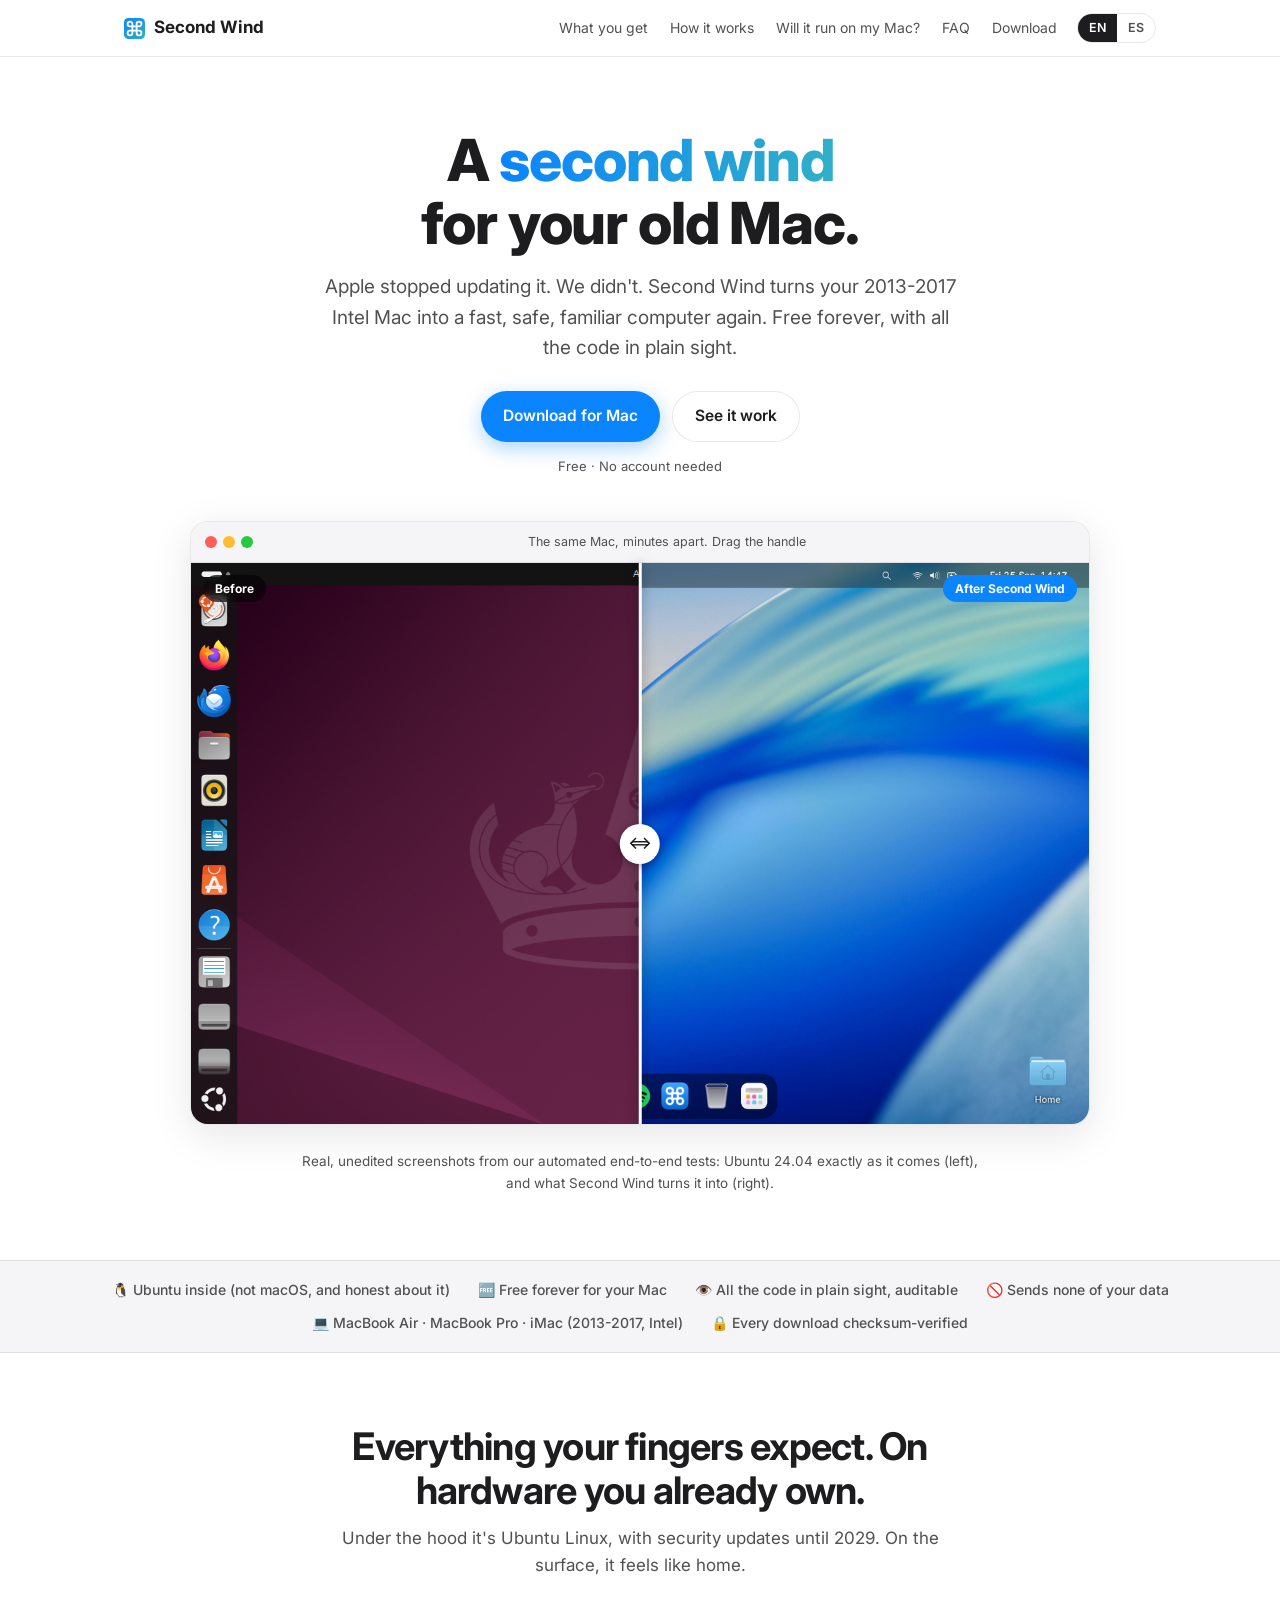
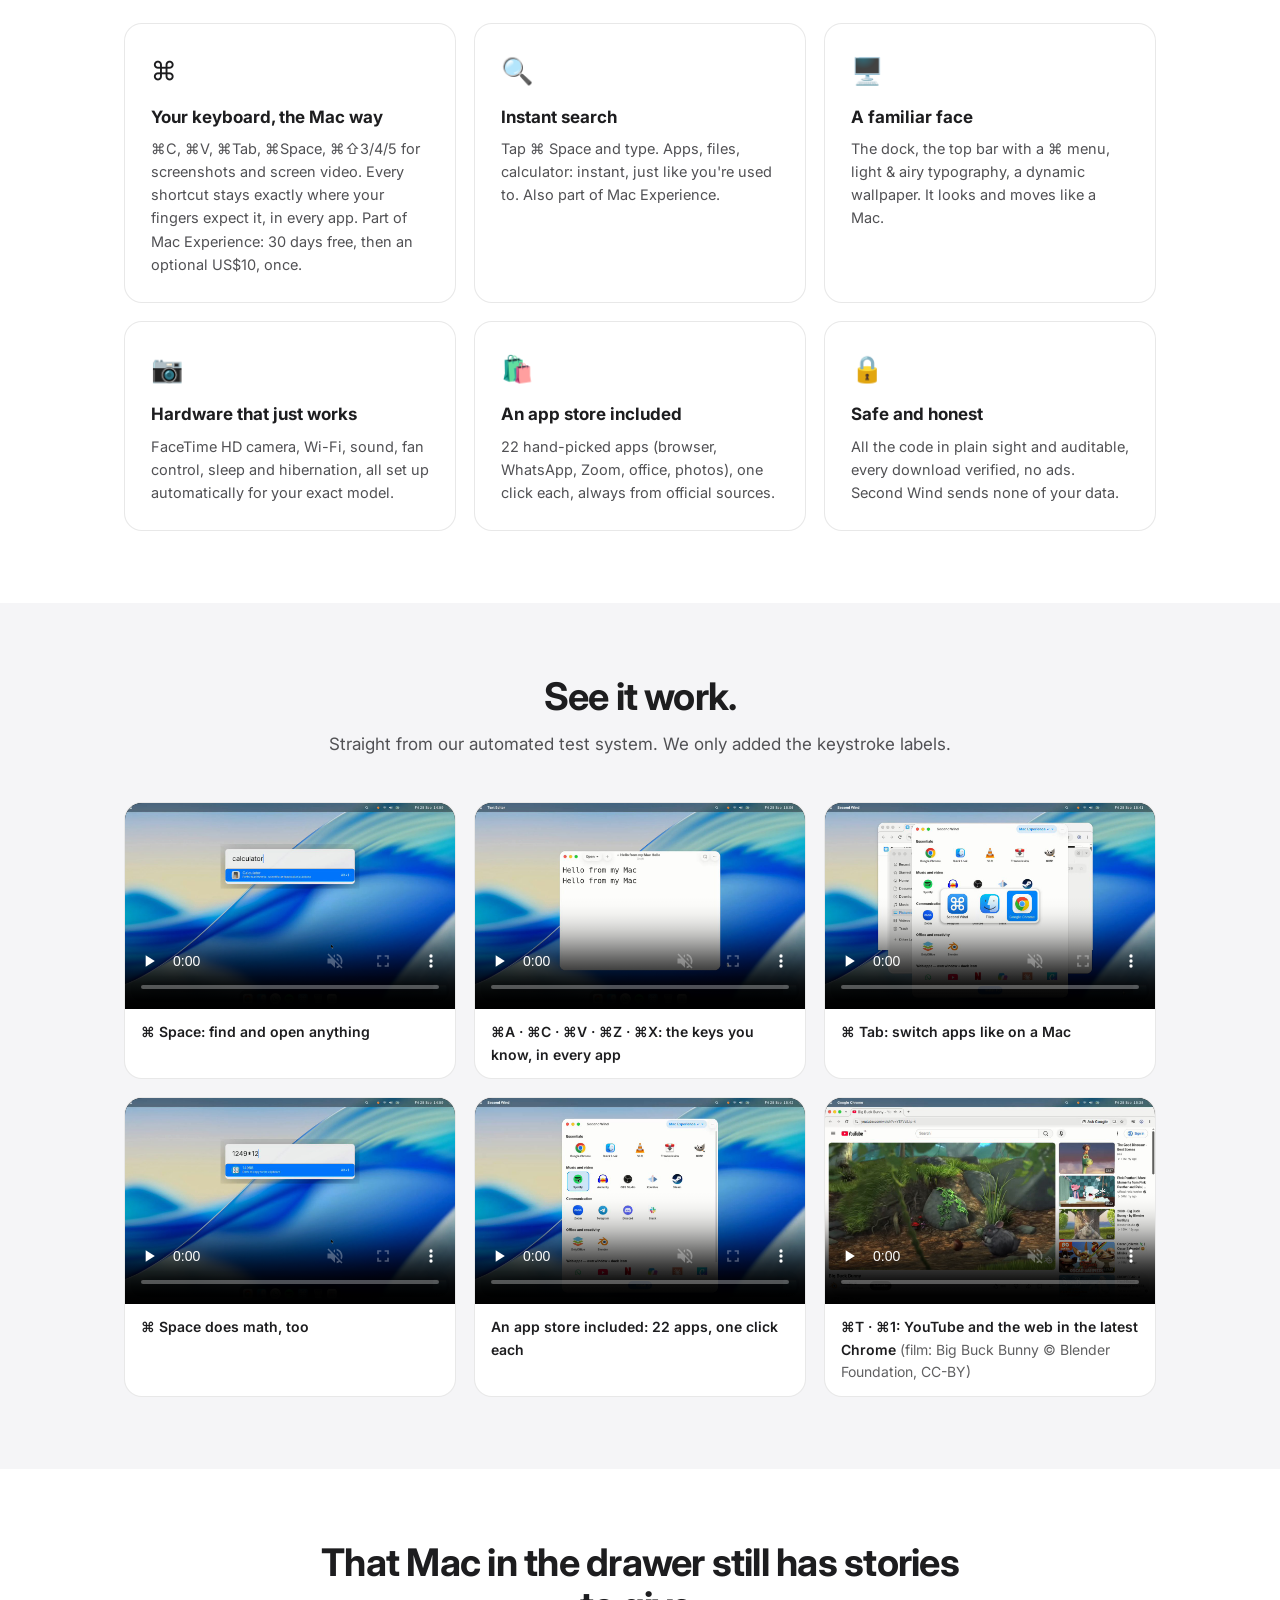
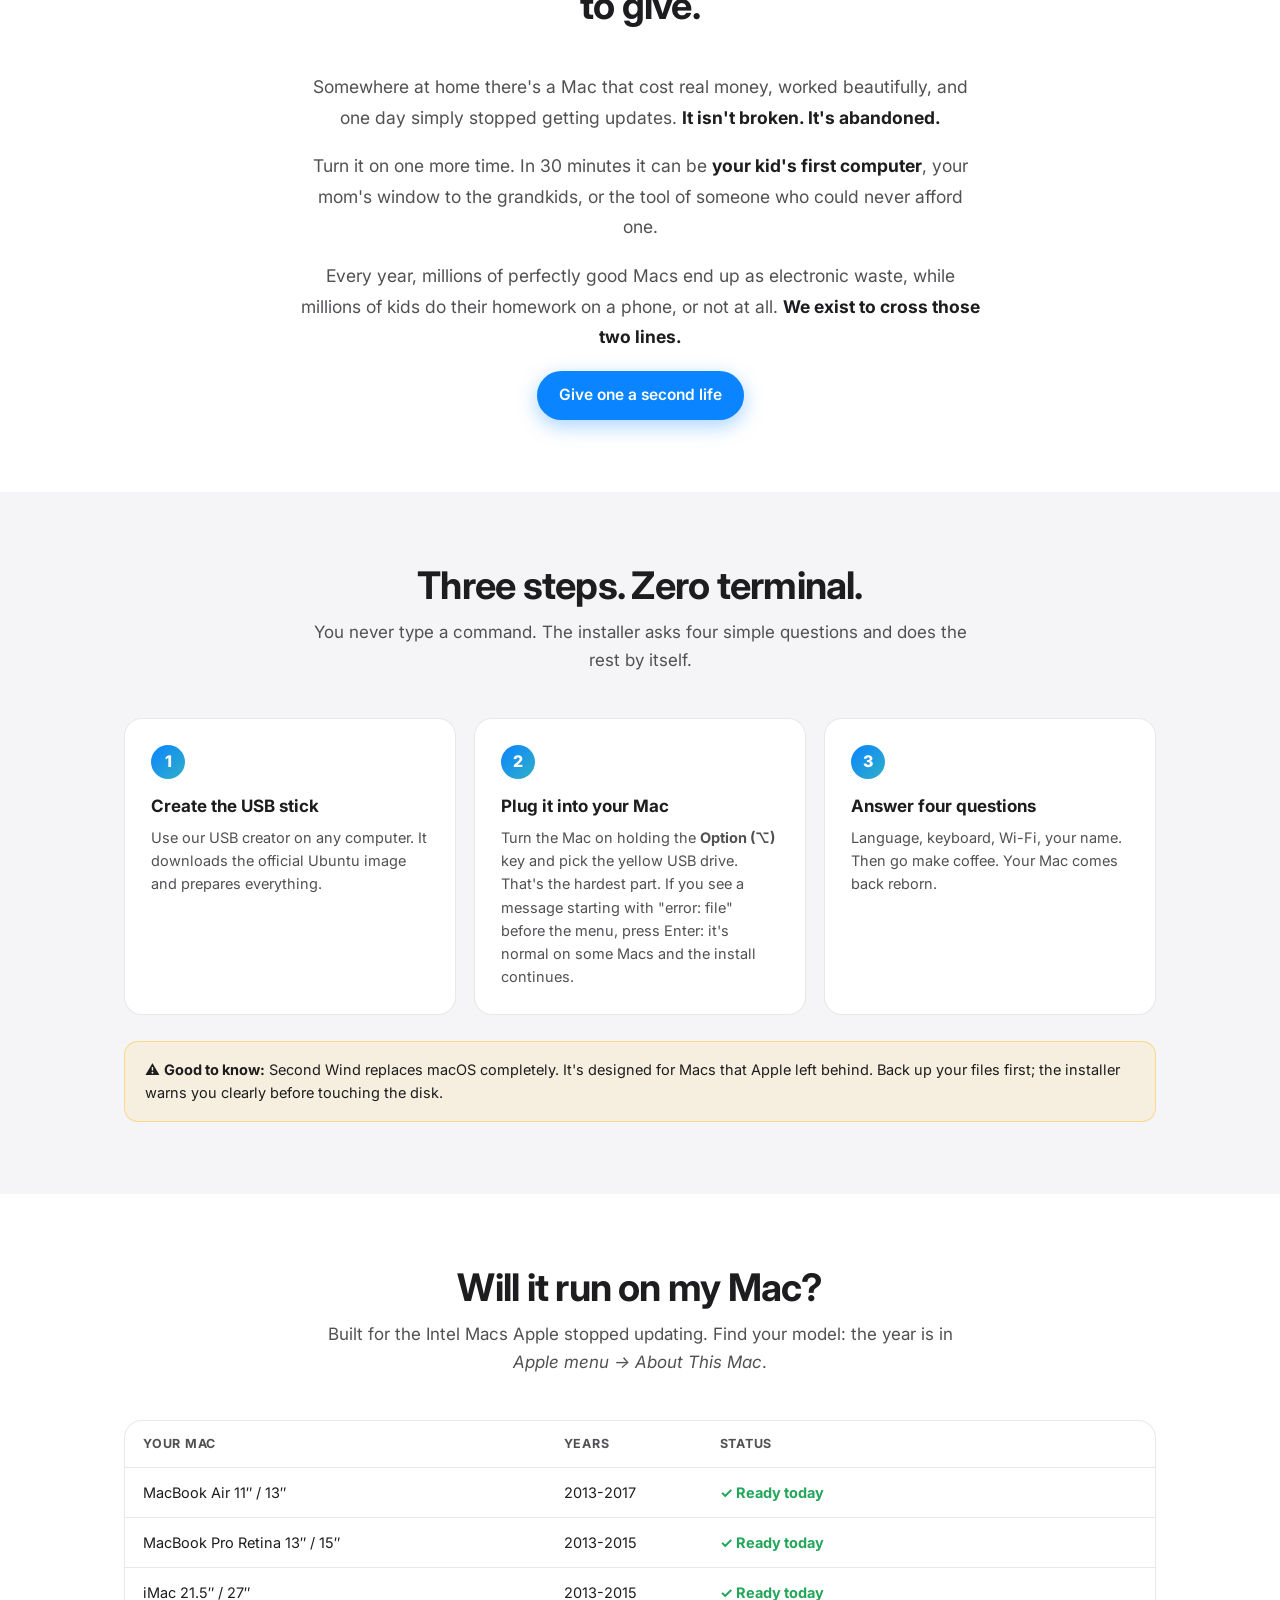
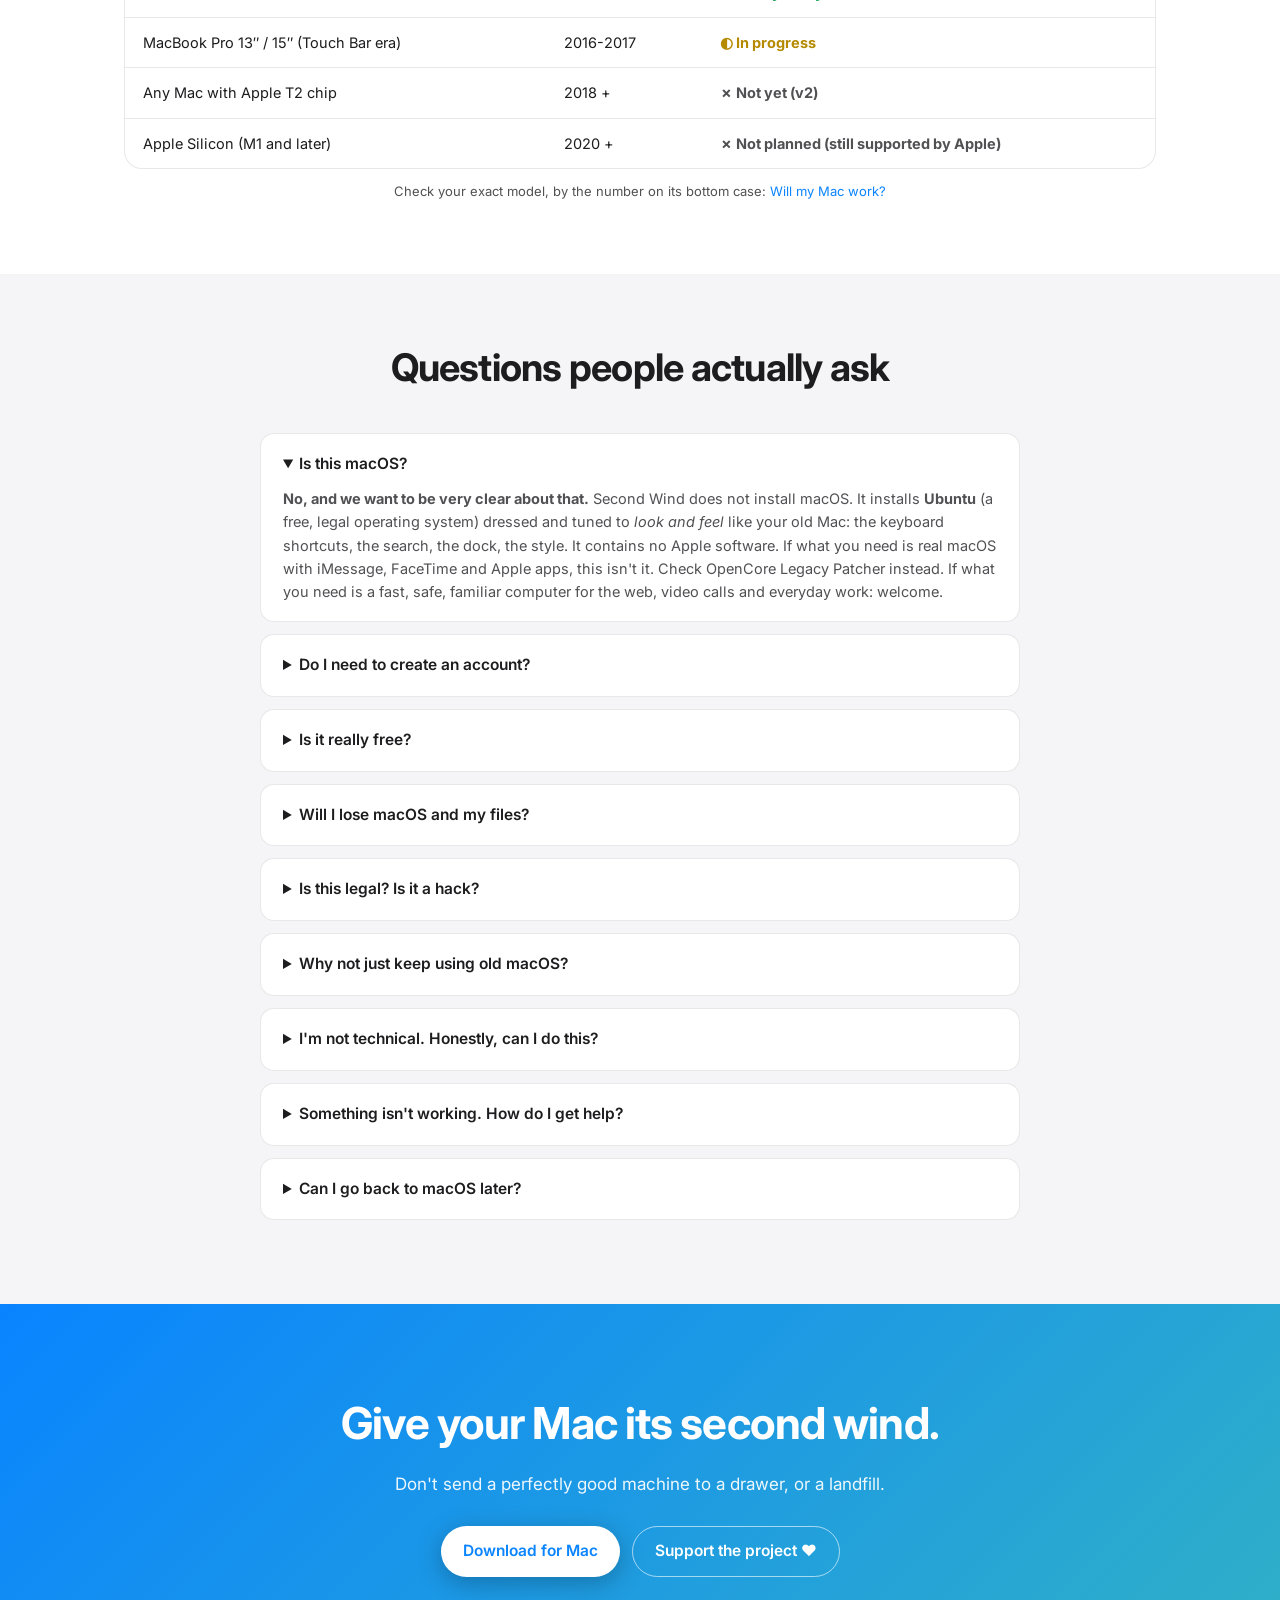
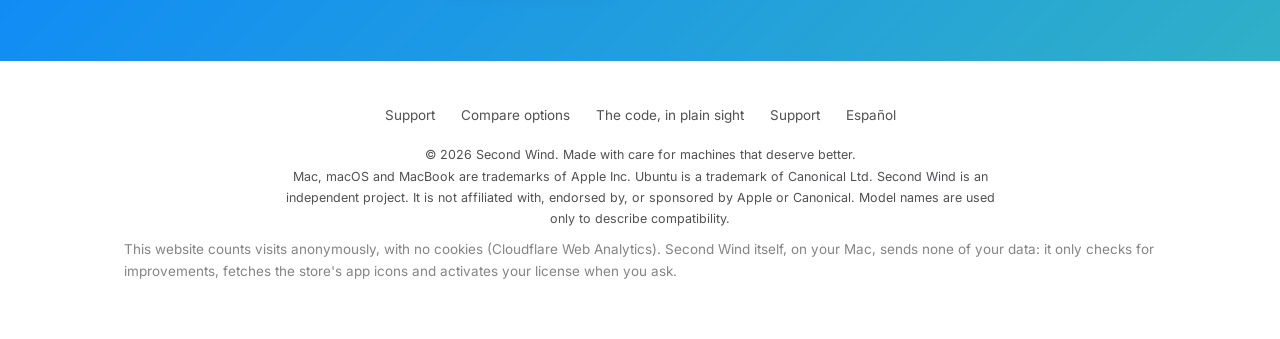
<file: index.html>
<!DOCTYPE html>
<html lang="en">
<head>
  <meta charset="utf-8">
  <meta name="viewport" content="width=device-width, initial-scale=1">
  <title>Second Wind: A second wind for your old Mac</title>
  <meta name="description" content="Second Wind turns your 2013-2017 Intel Mac into a fast, safe, familiar computer again. Free forever, all the code in plain sight: the Mac look, drivers that just work, an app store and updates. Optional Mac Experience (⌘ shortcuts and ⌘Space search): 30 days free, then US$10 once.">
  <link rel="canonical" href="https://secondwindformac.com/">
  <link rel="alternate" hreflang="en" href="https://secondwindformac.com/">
  <link rel="alternate" hreflang="es" href="https://secondwindformac.com/es/">
  <link rel="alternate" hreflang="x-default" href="https://secondwindformac.com/">
  <meta property="og:title" content="Second Wind: A second wind for your old Mac">
  <meta property="og:description" content="Apple stopped updating your Mac. We didn't. The Mac look, drivers that just work and an app store, free for 2013-2017 Intel Macs, with all the code in plain sight.">
  <meta property="og:image" content="https://secondwindformac.com/assets/after.png">
  <meta property="og:type" content="website">
  <link rel="icon" type="image/svg+xml" href="assets/favicon.svg">
  <link rel="preconnect" href="https://fonts.googleapis.com">
  <link rel="preconnect" href="https://fonts.gstatic.com" crossorigin>
  <link href="https://fonts.googleapis.com/css2?family=Inter:wght@400;500;600;700;800&display=swap" rel="stylesheet">
  <link rel="stylesheet" href="styles.css">
  <script type="application/ld+json">
{
  "@context": "https://schema.org",
  "@type": "SoftwareApplication",
  "name": "Second Wind",
  "url": "https://secondwindformac.com/",
  "description": "Second Wind turns a 2013-2017 Intel Mac into a fast, safe, familiar computer again: Ubuntu underneath, the Mac look, drivers that just work and an app store on top. Free forever, all the code in plain sight. Optional Mac Experience (⌘ shortcuts and ⌘Space search): 30 days free, then US$10 once.",
  "operatingSystem": "Installs Ubuntu 24.04 LTS on 2013-2017 Intel Macs",
  "applicationCategory": "UtilitiesApplication",
  "offers": [
    {
      "@type": "Offer",
      "name": "Second Wind",
      "price": "0",
      "priceCurrency": "USD",
      "description": "Free forever: Mac look, drivers, app store and updates."
    },
    {
      "@type": "Offer",
      "name": "Mac Experience",
      "price": "10",
      "priceCurrency": "USD",
      "description": "Optional one-time purchase (not a subscription) after a 30-day free trial: ⌘ keyboard shortcuts and ⌘Space search."
    }
  ],
  "softwareHelp": {
    "@type": "CreativeWork",
    "url": "https://secondwindformac.com/rescue/"
  },
  "sameAs": [
    "https://github.com/secondwindformac/second-wind"
  ],
  "isAccessibleForFree": true,
  "inLanguage": [
    "en",
    "es"
  ]
}
  </script>
<!-- Cloudflare Web Analytics --><script type='module' src='https://static.cloudflareinsights.com/beacon.min.js' data-cf-beacon='{"token": "4829b0f439ff4244b7309ff38470c616"}'></script><!-- End Cloudflare Web Analytics -->
<script type="application/ld+json">
{
 "@context": "https://schema.org",
 "@type": "FAQPage",
 "mainEntity": [
  {
   "@type": "Question",
   "name": "Do I need to create an account?",
   "acceptedAnswer": {
    "@type": "Answer",
    "text": "No, and you never will. Second Wind has no accounts by design: you download, you install, done. If you buy the optional Mac Experience, your license key arrives by email: paste it into the Second Wind app and that's it. Less friction for you, less data for anyone to worry about."
   }
  },
  {
   "@type": "Question",
   "name": "Is it really free?",
   "acceptedAnswer": {
    "@type": "Answer",
    "text": "Yes, and we're precise about it. Second Wind is free forever: the Mac look, drivers that just work (Wi-Fi, camera, sound), the app store and updates, with all the code published in plain sight, auditable by anyone. No terminal, ever. One optional extra exists: the “Mac Experience” (⌘ shortcuts everywhere and ⌘Space search) is free for the first 30 days, then a one-time US$10 (once per Mac, yours forever). If you don't buy it, your Mac keeps working and looking exactly the same; only the ⌘ shortcuts and ⌘Space go back to Linux's. No subscriptions, no accounts. Want to help more? You can pay what you want for Second Wind."
   }
  },
  {
   "@type": "Question",
   "name": "Will I lose macOS and my files?",
   "acceptedAnswer": {
    "@type": "Answer",
    "text": "Yes. Second Wind replaces macOS entirely with Ubuntu Linux. It's meant for Macs that no longer receive Apple updates. Back up your files first (the installer reminds you before touching anything)."
   }
  },
  {
   "@type": "Question",
   "name": "Is this legal? Is it a hack?",
   "acceptedAnswer": {
    "@type": "Answer",
    "text": "It's not a hack. Second Wind installs Ubuntu, a mainstream free operating system, plus components downloaded from their official sources. Nothing from Apple is copied or redistributed. It's your hardware, and you're allowed to run what you want on it."
   }
  },
  {
   "@type": "Question",
   "name": "Why not just keep using old macOS?",
   "acceptedAnswer": {
    "@type": "Answer",
    "text": "Without security updates, browsers and banking sites gradually stop working, and staying online gets risky. Ubuntu 24.04 receives security updates until 2029, and modern apps (Chrome, WhatsApp, Zoom) run on it today."
   }
  },
  {
   "@type": "Question",
   "name": "I'm not technical. Honestly, can I do this?",
   "acceptedAnswer": {
    "@type": "Answer",
    "text": "That's exactly who we built it for. If you can plug in a USB stick and hold down one key, you can do this. You never see a terminal, and every step explains itself in plain language, in English or Spanish."
   }
  },
  {
   "@type": "Question",
   "name": "Something isn't working. How do I get help?",
   "acceptedAnswer": {
    "@type": "Answer",
    "text": "Open the Second Wind app (in the dock) → ⋯ → Your Mac. It checks Wi-Fi, sound, camera, keyboard, Bluetooth and battery, and shows a short report about your Mac. Click Copy report for support and paste it into an email to hello@secondwindformac.com. You see everything it contains first, and nothing is sent anywhere unless you send it yourself."
   }
  },
  {
   "@type": "Question",
   "name": "Can I go back to macOS later?",
   "acceptedAnswer": {
    "@type": "Answer",
    "text": "Yes. macOS can be reinstalled from Apple's own recovery (Internet Recovery, ⌘⌥R at power-on) or from a macOS USB stick, on any of these models. Your files must come from your backup."
   }
  }
 ]
}
</script>
</head>
<body>

<!-- Suggestion shown only to browsers set to Spanish (dismissible) -->
<div class="lang-banner" id="langBanner">
  <span>🌎 Este sitio también está en español.</span>
  <a href="es/">Ver en español</a>
  <button id="langDismiss" aria-label="Dismiss">✕</button>
</div>

<header>
  <div class="wrap nav">
    <a class="brand" href="./">
      <svg viewBox="0 0 64 64" aria-hidden="true"><defs><linearGradient id="swbrand" x1="0" y1="0" x2="1" y2="1"><stop offset="0" stop-color="#0a84ff"/><stop offset="1" stop-color="#30b0c7"/></linearGradient></defs><rect width="64" height="64" rx="14" fill="url(#swbrand)"/><g fill="none" stroke="#ffffff" stroke-width="1.7" stroke-linecap="round" stroke-linejoin="round" transform="translate(6.4 6.4) scale(3.2)"><path d="M6 3.7V12.3A2.3 2.3 0 1 1 3.7 10H12.3A2.3 2.3 0 1 1 10 12.3V3.7A2.3 2.3 0 1 1 12.3 6H3.7A2.3 2.3 0 1 1 6 3.7Z"/></g></svg>
      Second Wind
    </a>
    <nav class="nav-links">
      <a href="#features">What you get</a>
      <a href="#how">How it works</a>
      <a href="#compat">Will it run on my Mac?</a>
      <a href="#faq">FAQ</a>
      <a href="download/">Download</a>
    </nav>
    <div class="lang" aria-label="Language">
      <a class="on" href="./" lang="en">EN</a>
      <a href="es/" lang="es">ES</a>
    </div>
  </div>
</header>

<main>
  <div class="wrap hero">
    <h1>A <span class="grad">second wind</span><br>for your old Mac.</h1>
    <p class="sub">Apple stopped updating it. We didn't. Second Wind turns your 2013-2017 Intel Mac into a fast, safe, familiar computer again. Free forever, with all the code in plain sight.</p>
    <div class="cta-row">
      <a class="btn btn-primary" href="download/">Download for Mac</a>
      <a class="btn btn-ghost" href="#demos">See it work</a>
    </div>
    <p class="note">Free · No account needed</p>

    <div class="compare-card">
      <div class="titlebar"><i></i><i></i><i></i><span>The same Mac, minutes apart. Drag the handle</span></div>
      <div class="compare" id="compare" style="--pos:50%">
        <img class="after-img" src="assets/after.png" alt="The same machine after Second Wind: dock, ⌘ menu, Mac-style theme">
        <img class="before-img" src="assets/before.png" alt="Stock Ubuntu 24.04 desktop, before Second Wind">
        <div class="divider"></div>
        <span class="tag l">Before</span>
        <span class="tag r">After Second Wind</span>
        <input type="range" min="0" max="100" value="50" step="0.1" aria-label="Compare before and after">
      </div>
    </div>
    <p class="caption">Real, unedited screenshots from our automated end-to-end tests: Ubuntu 24.04 exactly as it comes (left), and what Second Wind turns it into (right).</p>
  </div>

  <div class="ribbon">
    <span>🐧 Ubuntu inside (not macOS, and honest about it)</span>
    <span>🆓 Free forever for your Mac</span>
    <span>👁️ All the code in plain sight, auditable</span>
    <span>🚫 Sends none of your data</span>
    <span>💻 MacBook Air · MacBook Pro · iMac (2013-2017, Intel)</span>
    <span>🔒 Every download checksum-verified</span>
  </div>

  <section id="features">
    <div class="wrap">
      <div class="sec-head">
        <h2>Everything your fingers expect. On hardware you already own.</h2>
        <p>Under the hood it's Ubuntu Linux, with security updates until 2029. On the surface, it feels like home.</p>
      </div>
      <div class="grid">
        <div class="card"><div class="ico">⌘</div><h3>Your keyboard, the Mac way</h3><p>⌘C, ⌘V, ⌘Tab, ⌘Space, ⌘⇧3/4/5 for screenshots and screen video. Every shortcut stays exactly where your fingers expect it, in every app. Part of Mac Experience: 30 days free, then an optional US$10, once.</p></div>
        <div class="card"><div class="ico">🔍</div><h3>Instant search</h3><p>Tap ⌘ Space and type. Apps, files, calculator: instant, just like you're used to. Also part of Mac Experience.</p></div>
        <div class="card"><div class="ico">🖥️</div><h3>A familiar face</h3><p>The dock, the top bar with a ⌘ menu, light &amp; airy typography, a dynamic wallpaper. It looks and moves like a Mac.</p></div>
        <div class="card"><div class="ico">📷</div><h3>Hardware that just works</h3><p>FaceTime HD camera, Wi-Fi, sound, fan control, sleep and hibernation, all set up automatically for your exact model.</p></div>
        <div class="card"><div class="ico">🛍️</div><h3>An app store included</h3><p>22 hand-picked apps (browser, WhatsApp, Zoom, office, photos), one click each, always from official sources.</p></div>
        <div class="card"><div class="ico">🔒</div><h3>Safe and honest</h3><p>All the code in plain sight and auditable, every download verified, no ads. Second Wind sends none of your data.</p></div>
      </div>
    </div>
  </section>

  <section class="alt" id="demos">
    <div class="wrap">
      <div class="sec-head">
        <h2>See it work.</h2>
        <p>Straight from our automated test system. We only added the keystroke labels.</p>
      </div>
      <div class="vidgrid">
        <div class="vidcard"><video src="assets/videos/spotlight.en.webm" poster="assets/videos/spotlight.poster.jpg" preload="none" controls muted loop playsinline></video><p>⌘ Space: find and open anything</p></div>
        <div class="vidcard"><video src="assets/videos/keys.en.webm" poster="assets/videos/keys.poster.jpg" preload="none" controls muted loop playsinline></video><p>⌘A · ⌘C · ⌘V · ⌘Z · ⌘X: the keys you know, in every app</p></div>
        <div class="vidcard"><video src="assets/videos/cmd-tab.en.webm" poster="assets/videos/cmd-tab.poster.jpg" preload="none" controls muted loop playsinline></video><p>⌘ Tab: switch apps like on a Mac</p></div>
        <div class="vidcard"><video src="assets/videos/math.en.webm" poster="assets/videos/math.poster.jpg" preload="none" controls muted loop playsinline></video><p>⌘ Space does math, too</p></div>
        <div class="vidcard"><video src="assets/videos/app-store.en.webm" poster="assets/videos/app-store.poster.jpg" preload="none" controls muted loop playsinline></video><p>An app store included: 22 apps, one click each</p></div>
        <div class="vidcard"><video src="assets/videos/internet.en.webm" poster="assets/videos/internet.poster.jpg" preload="none" controls muted loop playsinline></video><p>⌘T · ⌘1: YouTube and the web in the latest Chrome <span style="font-weight:400;opacity:.7">(film: Big Buck Bunny © Blender Foundation, CC-BY)</span></p></div>
      </div>
    </div>
  </section>

  <section class="story" id="story">
    <div class="wrap">
      <div class="sec-head">
        <h2>That Mac in the drawer still has stories to give.</h2>
      </div>
      <p>Somewhere at home there's a Mac that cost real money, worked beautifully, and one day simply stopped getting updates. <strong>It isn't broken. It's abandoned.</strong></p>
      <p>Turn it on one more time. In 30 minutes it can be <strong>your kid's first computer</strong>, your mom's window to the grandkids, or the tool of someone who could never afford one.</p>
      <p>Every year, millions of perfectly good Macs end up as electronic waste, while millions of kids do their homework on a phone, or not at all. <strong>We exist to cross those two lines.</strong></p>
      <div class="cta-row">
        <a class="btn btn-primary" href="#how">Give one a second life</a>
      </div>
    </div>
  </section>

  <section class="alt" id="how">
    <div class="wrap">
      <div class="sec-head">
        <h2>Three steps. Zero terminal.</h2>
        <p>You never type a command. The installer asks four simple questions and does the rest by itself.</p>
      </div>
      <div class="steps">
        <div class="step"><div class="num">1</div><h3>Create the USB stick</h3><p>Use our USB creator on any computer. It downloads the official Ubuntu image and prepares everything.</p></div>
        <div class="step"><div class="num">2</div><h3>Plug it into your Mac</h3><p>Turn the Mac on holding the <strong>Option (⌥)</strong> key and pick the yellow USB drive. That's the hardest part. If you see a message starting with "error: file" before the menu, press Enter: it's normal on some Macs and the install continues.</p></div>
        <div class="step"><div class="num">3</div><h3>Answer four questions</h3><p>Language, keyboard, Wi-Fi, your name. Then go make coffee. Your Mac comes back reborn.</p></div>
      </div>
      <div class="warn">⚠️ <strong>Good to know:</strong> Second Wind replaces macOS completely. It's designed for Macs that Apple left behind. Back up your files first; the installer warns you clearly before touching the disk.</div>
    </div>
  </section>

  <section id="compat">
    <div class="wrap">
      <div class="sec-head">
        <h2>Will it run on my Mac?</h2>
        <p>Built for the Intel Macs Apple stopped updating. Find your model: the year is in <em>Apple menu → About This Mac</em>.</p>
      </div>
      <div class="tablewrap">
        <table>
          <tr><th>Your Mac</th><th>Years</th><th>Status</th></tr>
          <tr><td>MacBook Air 11″ / 13″</td><td>2013-2017</td><td class="ok">✓ Ready today</td></tr>
          <tr><td>MacBook Pro Retina 13″ / 15″</td><td>2013-2015</td><td class="ok">✓ Ready today</td></tr>
          <tr><td>iMac 21.5″ / 27″</td><td>2013-2015</td><td class="ok">✓ Ready today</td></tr>
          <tr><td>MacBook Pro 13″ / 15″ (Touch Bar era)</td><td>2016-2017</td><td class="soon">◐ In progress</td></tr>
          <tr><td>Any Mac with Apple T2 chip</td><td>2018 +</td><td class="no">✗ Not yet (v2)</td></tr>
          <tr><td>Apple Silicon (M1 and later)</td><td>2020 +</td><td class="no">✗ Not planned (still supported by Apple)</td></tr>
        </table>
      </div>
      <p class="tablenote">Check your exact model, by the number on its bottom case: <a href="compatibility/">Will my Mac work?</a></p>
    </div>
  </section>

  <section class="alt" id="faq">
    <div class="wrap">
      <div class="sec-head"><h2>Questions people actually ask</h2></div>
      <div class="faq">
        <details open><summary>Is this macOS?</summary><p><strong>No, and we want to be very clear about that.</strong> Second Wind does not install macOS. It installs <strong>Ubuntu</strong> (a free, legal operating system) dressed and tuned to <em>look and feel</em> like your old Mac: the keyboard shortcuts, the search, the dock, the style. It contains no Apple software. If what you need is real macOS with iMessage, FaceTime and Apple apps, this isn't it. Check OpenCore Legacy Patcher instead. If what you need is a fast, safe, familiar computer for the web, video calls and everyday work: welcome.</p></details>
        <details><summary>Do I need to create an account?</summary><p>No, and you never will. Second Wind has no accounts by design: you download, you install, done. If you buy the optional Mac Experience, your license key arrives by email: paste it into the Second Wind app and that's it. Less friction for you, less data for anyone to worry about.</p></details>
        <details><summary>Is it really free?</summary><p>Yes, and we're precise about it. Second Wind is free forever: the Mac look, drivers that just work (Wi-Fi, camera, sound), the app store and updates, with all the code published in plain sight, auditable by anyone. No terminal, ever. One optional extra exists: the “Mac Experience” (⌘ shortcuts everywhere and ⌘Space search) is free for the first 30 days, then a one-time US$10 (once per Mac, yours forever). If you don't buy it, your Mac keeps working and looking exactly the same; only the ⌘ shortcuts and ⌘Space go back to Linux's. No subscriptions, no accounts. Want to help more? You can <a href="https://secondwindformac.lemonsqueezy.com/checkout/buy/3c55c042-ea20-4f09-9795-8f4e3b5bd2de">pay what you want</a> for Second Wind.</p></details>
        <details><summary>Will I lose macOS and my files?</summary><p>Yes. Second Wind replaces macOS entirely with Ubuntu Linux. It's meant for Macs that no longer receive Apple updates. Back up your files first (the installer reminds you before touching anything).</p></details>
        <details><summary>Is this legal? Is it a hack?</summary><p>It's not a hack. Second Wind installs Ubuntu, a mainstream free operating system, plus components downloaded from their official sources. Nothing from Apple is copied or redistributed. It's your hardware, and you're allowed to run what you want on it.</p></details>
        <details><summary>Why not just keep using old macOS?</summary><p>Without security updates, browsers and banking sites gradually stop working, and staying online gets risky. Ubuntu 24.04 receives security updates until 2029, and modern apps (Chrome, WhatsApp, Zoom) run on it today.</p></details>
        <details><summary>I'm not technical. Honestly, can I do this?</summary><p>That's exactly who we built it for. If you can plug in a USB stick and hold down one key, you can do this. You never see a terminal, and every step explains itself in plain language, in English or Spanish.</p></details>
        <details><summary>Something isn't working. How do I get help?</summary><p>Open the Second Wind app (in the dock) → <strong>⋯</strong> → <strong>Your Mac</strong>. It checks Wi-Fi, sound, camera, keyboard, Bluetooth and battery, and shows a short report about your Mac. Click <strong>Copy report for support</strong> and paste it into an email to <a href="mailto:hello@secondwindformac.com">hello@secondwindformac.com</a>. You see everything it contains first, and nothing is sent anywhere unless you send it yourself.</p></details>
        <details><summary>Can I go back to macOS later?</summary><p>Yes. macOS can be reinstalled from Apple's own recovery (Internet Recovery, ⌘⌥R at power-on) or from a macOS USB stick, on any of these models. Your files must come from your backup.</p></details>
      </div>
    </div>
  </section>

  <div class="cta-band">
    <h2>Give your Mac its second wind.</h2>
    <p>Don't send a perfectly good machine to a drawer, or a landfill.</p>
    <div class="cta-row">
      <a class="btn btn-primary" href="download/">Download for Mac</a>
      <!-- from links.conf: DONATE_URL -->
      <a class="btn btn-ghost" href="https://secondwindformac.lemonsqueezy.com/checkout/buy/3c55c042-ea20-4f09-9795-8f4e3b5bd2de">Support the project ♥</a>
    </div>
  </div>
</main>

<footer>
  <div class="wrap">
    <div class="foot-row">
      <!-- from links.conf: CONTACT_EMAIL / DONATE_URL -->
      <a href="mailto:hello@secondwindformac.com">Support</a>
      <a href="compare/">Compare options</a>
      <a href="https://github.com/secondwindformac/second-wind">The code, in plain sight</a>
      <a href="https://secondwindformac.lemonsqueezy.com/checkout/buy/3c55c042-ea20-4f09-9795-8f4e3b5bd2de">Support</a>
      <a href="es/">Español</a>
    </div>
    <p class="legal">
      © <span id="y">2026</span> Second Wind. Made with care for machines that deserve better.<br>
      Mac, macOS and MacBook are trademarks of Apple Inc. Ubuntu is a trademark of Canonical Ltd.
      Second Wind is an independent project. It is not affiliated with, endorsed by, or sponsored by Apple or Canonical.
      Model names are used only to describe compatibility.
    </p>
  </div>
  <div class="wrap"><p class="small" style="opacity:.7;margin-top:10px">This website counts visits anonymously, with no cookies (Cloudflare Web Analytics). Second Wind itself, on your Mac, sends none of your data: it only checks for improvements, fetches the store's app icons and activates your license when you ask.</p></div>
</footer>

<script>
  // Before/after slider
  var cmp = document.getElementById('compare');
  cmp.querySelector('input').addEventListener('input', function () {
    cmp.style.setProperty('--pos', this.value + '%');
  });
  // Offer Spanish to Spanish-language browsers (once)
  try {
    var wantsEs = (navigator.languages || [navigator.language || '']).some(function (l) { return /^es/i.test(l); });
    if (wantsEs && !localStorage.getItem('sw-lang-dismiss')) {
      document.getElementById('langBanner').style.display = 'flex';
    }
    document.getElementById('langDismiss').addEventListener('click', function () {
      document.getElementById('langBanner').style.display = 'none';
      localStorage.setItem('sw-lang-dismiss', '1');
    });
  } catch (e) {}
  document.getElementById('y').textContent = new Date().getFullYear();
</script>
</body>
</html>
</file>
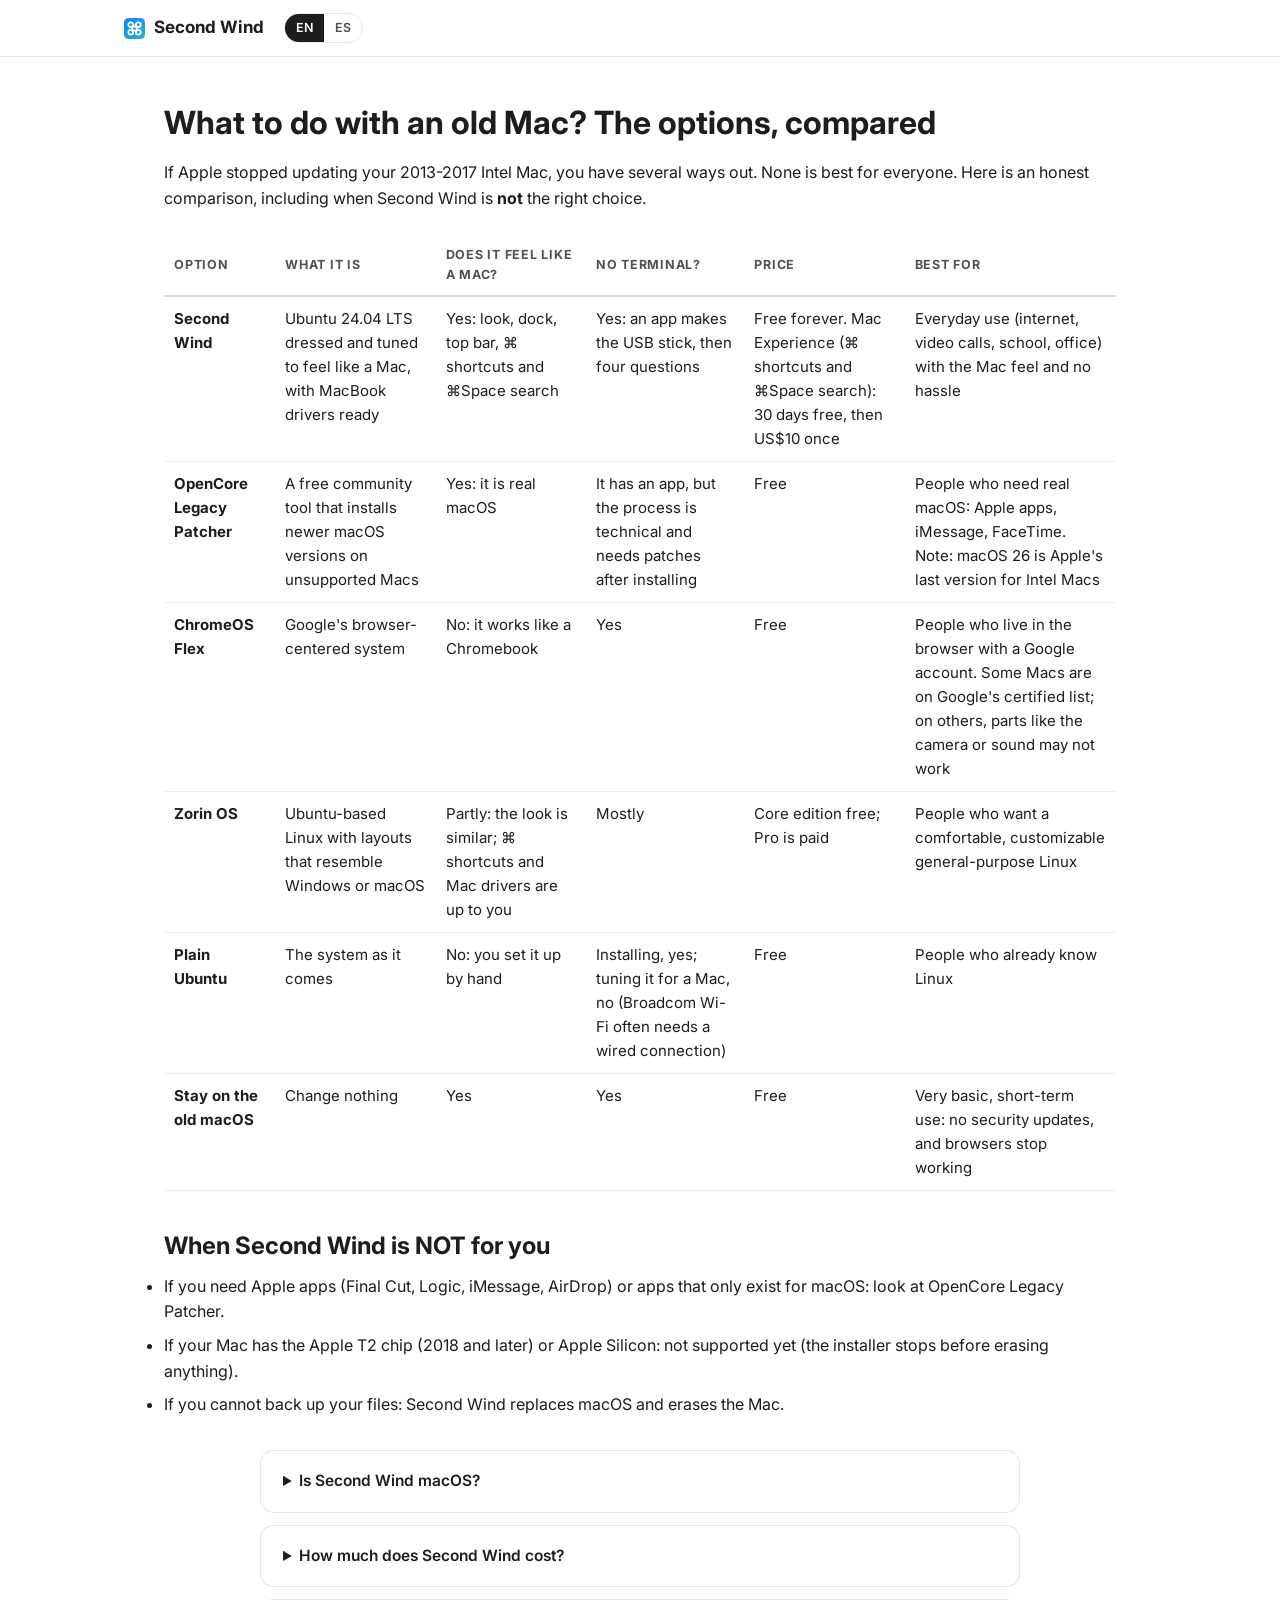
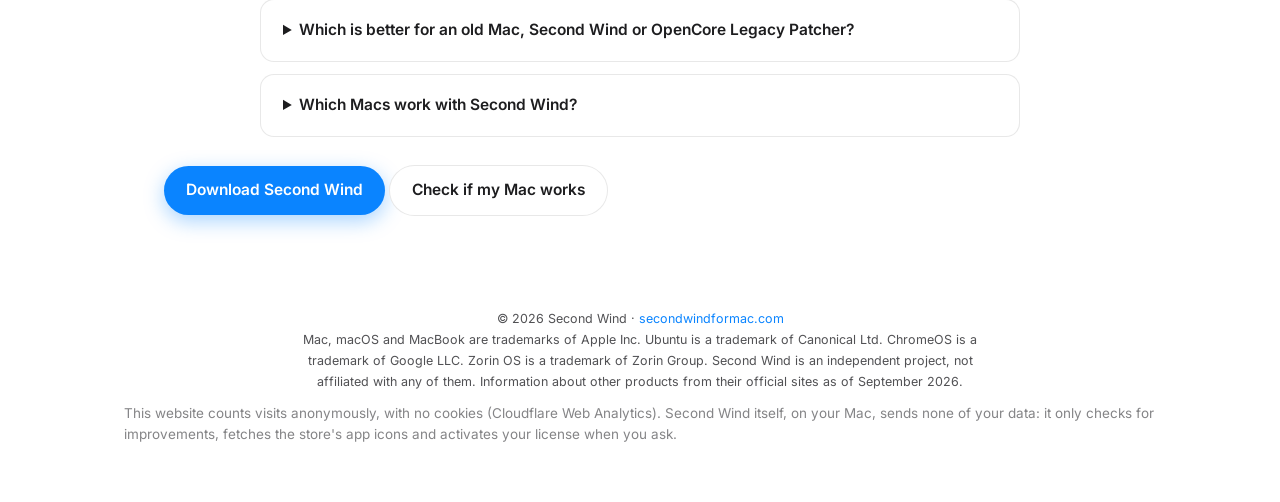
<file: compare/index.html>
<!DOCTYPE html>
<html lang="en">
<head>
  <meta charset="utf-8">
  <meta name="viewport" content="width=device-width, initial-scale=1">
  <title>Second Wind vs OpenCore Legacy Patcher, ChromeOS Flex and Zorin OS: what to do with an old Mac · Second Wind</title>
  <meta name="description" content="An honest comparison of the options for a 2013-2017 Intel Mac that Apple stopped updating: Second Wind, OpenCore Legacy Patcher, ChromeOS Flex, Zorin OS, Ubuntu, or staying on the old macOS.">
  <link rel="canonical" href="https://secondwindformac.com/compare/">
  <link rel="alternate" hreflang="en" href="https://secondwindformac.com/compare/">
  <link rel="alternate" hreflang="es" href="https://secondwindformac.com/es/comparar/">
  <link rel="alternate" hreflang="x-default" href="https://secondwindformac.com/compare/">
  <link rel="icon" type="image/svg+xml" href="../assets/favicon.svg">
  <link rel="preconnect" href="https://fonts.googleapis.com">
  <link rel="preconnect" href="https://fonts.gstatic.com" crossorigin>
  <link href="https://fonts.googleapis.com/css2?family=Inter:wght@400;500;600;700;800&display=swap" rel="stylesheet">
  <link rel="stylesheet" href="../styles.css">
<!-- Cloudflare Web Analytics --><script type='module' src='https://static.cloudflareinsights.com/beacon.min.js' data-cf-beacon='{"token": "4829b0f439ff4244b7309ff38470c616"}'></script><!-- End Cloudflare Web Analytics -->
<script type="application/ld+json">
{
 "@context": "https://schema.org",
 "@type": "FAQPage",
 "mainEntity": [
  {
   "@type": "Question",
   "name": "Is Second Wind macOS?",
   "acceptedAnswer": {
    "@type": "Answer",
    "text": "No. It is Ubuntu 24.04 LTS set up to look and behave like a Mac. It contains no Apple software, logos or fonts."
   }
  },
  {
   "@type": "Question",
   "name": "How much does Second Wind cost?",
   "acceptedAnswer": {
    "@type": "Answer",
    "text": "Second Wind is free forever: the Mac look, the drivers, the app store and the updates. Mac Experience (the ⌘ keyboard shortcuts and the ⌘Space search) is free for 30 days and then costs US$10 once; it is not a subscription. Without Mac Experience the Mac still looks like a Mac."
   }
  },
  {
   "@type": "Question",
   "name": "Which is better for an old Mac, Second Wind or OpenCore Legacy Patcher?",
   "acceptedAnswer": {
    "@type": "Answer",
    "text": "It depends on what you need. OpenCore Legacy Patcher installs real macOS and keeps Apple's apps, but the process is technical and macOS 26 is Apple's last version for Intel Macs. Second Wind installs Ubuntu with a Mac feel, no terminal, drivers ready and security updates until 2029."
   }
  },
  {
   "@type": "Question",
   "name": "Which Macs work with Second Wind?",
   "acceptedAnswer": {
    "@type": "Answer",
    "text": "Intel Macs from 2013 to 2017: MacBook Air (tested end to end), MacBook Pro Retina and iMac from 2013 to 2015. MacBook Pro 2016-2017 is in development; Macs with the T2 chip and Apple Silicon are not supported."
   }
  }
 ]
}
</script>
</head>
<body>

<header>
  <div class="wrap nav">
    <a class="brand" href="../">
      <svg viewBox="0 0 64 64" aria-hidden="true"><defs><linearGradient id="swbrand" x1="0" y1="0" x2="1" y2="1"><stop offset="0" stop-color="#0a84ff"/><stop offset="1" stop-color="#30b0c7"/></linearGradient></defs><rect width="64" height="64" rx="14" fill="url(#swbrand)"/><g fill="none" stroke="#ffffff" stroke-width="1.7" stroke-linecap="round" transform="translate(6.4 6.4) scale(3.2)"><circle cx="4.4" cy="4.4" r="2.3"/><circle cx="11.6" cy="4.4" r="2.3"/><circle cx="4.4" cy="11.6" r="2.3"/><circle cx="11.6" cy="11.6" r="2.3"/><path d="M6 6h4v4H6z"/></g></svg>
      Second Wind
    </a>
    <div class="lang" aria-label="Language">
      <a class="on" href="./" lang="en">EN</a>
      <a href="../es/comparar/" lang="es">ES</a>
    </div>
  </div>
</header>

<main>
  <div class="wrap cmp" style="text-align:left;max-width:1000px;padding-top:40px;padding-bottom:48px">
    <h1>What to do with an old Mac? The options, compared</h1>
    <p class="sub" style="margin:12px 0 24px;max-width:none;text-align:left">If Apple stopped updating your 2013-2017 Intel Mac, you have several ways out. None is best for everyone. Here is an honest comparison, including when Second Wind is <strong>not</strong> the right choice.</p>
    <div style="overflow-x:auto"><table class="cmpt" style="border-collapse:collapse;width:100%;font-size:15px"><thead><tr><th style="text-align:left;padding:10px;border-bottom:2px solid #ddd">Option</th><th style="text-align:left;padding:10px;border-bottom:2px solid #ddd">What it is</th><th style="text-align:left;padding:10px;border-bottom:2px solid #ddd">Does it feel like a Mac?</th><th style="text-align:left;padding:10px;border-bottom:2px solid #ddd">No terminal?</th><th style="text-align:left;padding:10px;border-bottom:2px solid #ddd">Price</th><th style="text-align:left;padding:10px;border-bottom:2px solid #ddd">Best for</th></tr></thead><tbody><tr><td data-label="Option" style="vertical-align:top;padding:10px;border-bottom:1px solid #eee"><strong>Second Wind</strong></td><td data-label="What it is" style="vertical-align:top;padding:10px;border-bottom:1px solid #eee">Ubuntu 24.04 LTS dressed and tuned to feel like a Mac, with MacBook drivers ready</td><td data-label="Does it feel like a Mac?" style="vertical-align:top;padding:10px;border-bottom:1px solid #eee">Yes: look, dock, top bar, ⌘ shortcuts and ⌘Space search</td><td data-label="No terminal?" style="vertical-align:top;padding:10px;border-bottom:1px solid #eee">Yes: an app makes the USB stick, then four questions</td><td data-label="Price" style="vertical-align:top;padding:10px;border-bottom:1px solid #eee">Free forever. Mac Experience (⌘ shortcuts and ⌘Space search): 30 days free, then US$10 once</td><td data-label="Best for" style="vertical-align:top;padding:10px;border-bottom:1px solid #eee">Everyday use (internet, video calls, school, office) with the Mac feel and no hassle</td></tr><tr><td data-label="Option" style="vertical-align:top;padding:10px;border-bottom:1px solid #eee"><strong>OpenCore Legacy Patcher</strong></td><td data-label="What it is" style="vertical-align:top;padding:10px;border-bottom:1px solid #eee">A free community tool that installs newer macOS versions on unsupported Macs</td><td data-label="Does it feel like a Mac?" style="vertical-align:top;padding:10px;border-bottom:1px solid #eee">Yes: it is real macOS</td><td data-label="No terminal?" style="vertical-align:top;padding:10px;border-bottom:1px solid #eee">It has an app, but the process is technical and needs patches after installing</td><td data-label="Price" style="vertical-align:top;padding:10px;border-bottom:1px solid #eee">Free</td><td data-label="Best for" style="vertical-align:top;padding:10px;border-bottom:1px solid #eee">People who need real macOS: Apple apps, iMessage, FaceTime. Note: macOS 26 is Apple's last version for Intel Macs</td></tr><tr><td data-label="Option" style="vertical-align:top;padding:10px;border-bottom:1px solid #eee"><strong>ChromeOS Flex</strong></td><td data-label="What it is" style="vertical-align:top;padding:10px;border-bottom:1px solid #eee">Google's browser-centered system</td><td data-label="Does it feel like a Mac?" style="vertical-align:top;padding:10px;border-bottom:1px solid #eee">No: it works like a Chromebook</td><td data-label="No terminal?" style="vertical-align:top;padding:10px;border-bottom:1px solid #eee">Yes</td><td data-label="Price" style="vertical-align:top;padding:10px;border-bottom:1px solid #eee">Free</td><td data-label="Best for" style="vertical-align:top;padding:10px;border-bottom:1px solid #eee">People who live in the browser with a Google account. Some Macs are on Google's certified list; on others, parts like the camera or sound may not work</td></tr><tr><td data-label="Option" style="vertical-align:top;padding:10px;border-bottom:1px solid #eee"><strong>Zorin OS</strong></td><td data-label="What it is" style="vertical-align:top;padding:10px;border-bottom:1px solid #eee">Ubuntu-based Linux with layouts that resemble Windows or macOS</td><td data-label="Does it feel like a Mac?" style="vertical-align:top;padding:10px;border-bottom:1px solid #eee">Partly: the look is similar; ⌘ shortcuts and Mac drivers are up to you</td><td data-label="No terminal?" style="vertical-align:top;padding:10px;border-bottom:1px solid #eee">Mostly</td><td data-label="Price" style="vertical-align:top;padding:10px;border-bottom:1px solid #eee">Core edition free; Pro is paid</td><td data-label="Best for" style="vertical-align:top;padding:10px;border-bottom:1px solid #eee">People who want a comfortable, customizable general-purpose Linux</td></tr><tr><td data-label="Option" style="vertical-align:top;padding:10px;border-bottom:1px solid #eee"><strong>Plain Ubuntu</strong></td><td data-label="What it is" style="vertical-align:top;padding:10px;border-bottom:1px solid #eee">The system as it comes</td><td data-label="Does it feel like a Mac?" style="vertical-align:top;padding:10px;border-bottom:1px solid #eee">No: you set it up by hand</td><td data-label="No terminal?" style="vertical-align:top;padding:10px;border-bottom:1px solid #eee">Installing, yes; tuning it for a Mac, no (Broadcom Wi-Fi often needs a wired connection)</td><td data-label="Price" style="vertical-align:top;padding:10px;border-bottom:1px solid #eee">Free</td><td data-label="Best for" style="vertical-align:top;padding:10px;border-bottom:1px solid #eee">People who already know Linux</td></tr><tr><td data-label="Option" style="vertical-align:top;padding:10px;border-bottom:1px solid #eee"><strong>Stay on the old macOS</strong></td><td data-label="What it is" style="vertical-align:top;padding:10px;border-bottom:1px solid #eee">Change nothing</td><td data-label="Does it feel like a Mac?" style="vertical-align:top;padding:10px;border-bottom:1px solid #eee">Yes</td><td data-label="No terminal?" style="vertical-align:top;padding:10px;border-bottom:1px solid #eee">Yes</td><td data-label="Price" style="vertical-align:top;padding:10px;border-bottom:1px solid #eee">Free</td><td data-label="Best for" style="vertical-align:top;padding:10px;border-bottom:1px solid #eee">Very basic, short-term use: no security updates, and browsers stop working</td></tr></tbody></table></div>
    <h2 style="margin-top:36px">When Second Wind is NOT for you</h2>
    <ul><li style="margin:8px 0">If you need Apple apps (Final Cut, Logic, iMessage, AirDrop) or apps that only exist for macOS: look at OpenCore Legacy Patcher.</li><li style="margin:8px 0">If your Mac has the Apple T2 chip (2018 and later) or Apple Silicon: not supported yet (the installer stops before erasing anything).</li><li style="margin:8px 0">If you cannot back up your files: Second Wind replaces macOS and erases the Mac.</li></ul>
    <div class="faq" style="margin-top:32px"><details><summary>Is Second Wind macOS?</summary><p>No. It is Ubuntu 24.04 LTS set up to look and behave like a Mac. It contains no Apple software, logos or fonts.</p></details><details><summary>How much does Second Wind cost?</summary><p>Second Wind is free forever: the Mac look, the drivers, the app store and the updates. Mac Experience (the ⌘ keyboard shortcuts and the ⌘Space search) is free for 30 days and then costs US$10 once; it is not a subscription. Without Mac Experience the Mac still looks like a Mac.</p></details><details><summary>Which is better for an old Mac, Second Wind or OpenCore Legacy Patcher?</summary><p>It depends on what you need. OpenCore Legacy Patcher installs real macOS and keeps Apple&#x27;s apps, but the process is technical and macOS 26 is Apple&#x27;s last version for Intel Macs. Second Wind installs Ubuntu with a Mac feel, no terminal, drivers ready and security updates until 2029.</p></details><details><summary>Which Macs work with Second Wind?</summary><p>Intel Macs from 2013 to 2017: MacBook Air (tested end to end), MacBook Pro Retina and iMac from 2013 to 2015. MacBook Pro 2016-2017 is in development; Macs with the T2 chip and Apple Silicon are not supported.</p></details></div>
    <p style="margin-top:28px"><a class="btn btn-primary" href="../download/">Download Second Wind</a> <a class="btn btn-ghost" href="../compatibility/">Check if my Mac works</a></p>
  </div>
</main>
<style>@media (max-width:640px){.cmp{padding-left:10px!important;padding-right:10px!important}.cmp h1{font-size:30px}.cmpt thead{display:none}.cmpt,.cmpt tbody,.cmpt tr,.cmpt td{display:block;width:auto!important;max-width:100%;min-width:0!important}.cmpt tr{box-sizing:border-box;border:1px solid #e5e5e5;border-radius:14px;padding:6px 12px;margin:0 0 12px}.cmpt td{box-sizing:border-box;overflow-wrap:anywhere}.cmpt td{border:0!important;padding:6px 0!important}.cmpt td:first-child{font-size:18px}.cmpt td:not(:first-child)::before{content:attr(data-label);display:block;font-size:12px;font-weight:600;color:#888;text-transform:uppercase;letter-spacing:.03em}}</style>

<footer>
  <div class="wrap">
    <p class="legal">© 2026 Second Wind · <a href="../">secondwindformac.com</a><br>Mac, macOS and MacBook are trademarks of Apple Inc. Ubuntu is a trademark of Canonical Ltd. ChromeOS is a trademark of Google LLC. Zorin OS is a trademark of Zorin Group. Second Wind is an independent project, not affiliated with any of them. Information about other products from their official sites as of September 2026.</p>
  </div>
  <div class="wrap"><p class="small" style="opacity:.7;margin-top:10px">This website counts visits anonymously, with no cookies (Cloudflare Web Analytics). Second Wind itself, on your Mac, sends none of your data: it only checks for improvements, fetches the store's app icons and activates your license when you ask.</p></div>
</footer>
</body>
</html>
</file>
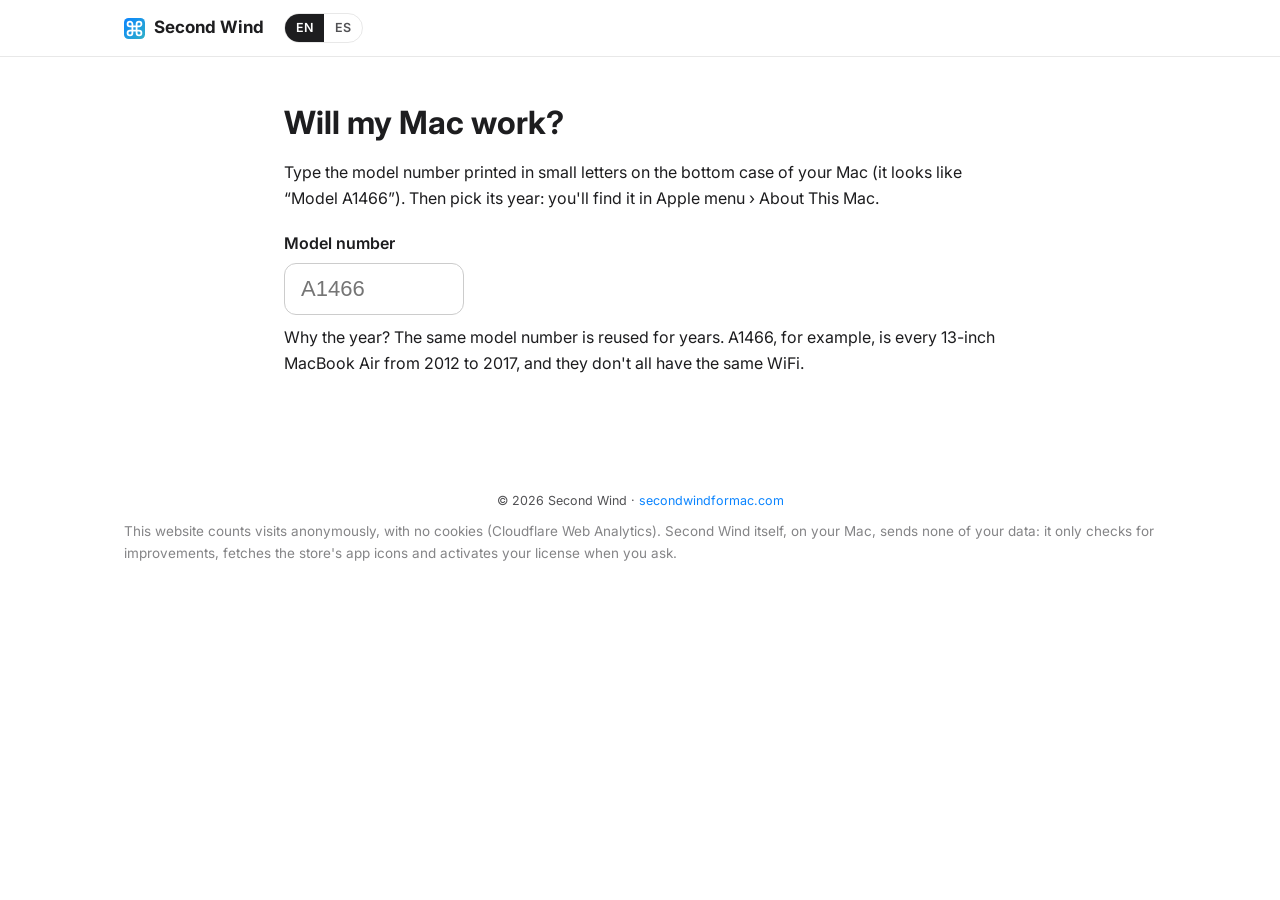
<file: compatibility/index.html>
<!DOCTYPE html>
<html lang="en">
<head>
  <meta charset="utf-8">
  <meta name="viewport" content="width=device-width, initial-scale=1">
  <title>Will my Mac work? · Second Wind</title>
  <meta name="description" content="Check if your Mac works with Second Wind: type the model number from the bottom case (e.g. A1466) and pick its year.">
  <link rel="canonical" href="https://secondwindformac.com/compatibility/">
  <link rel="alternate" hreflang="en" href="https://secondwindformac.com/compatibility/">
  <link rel="alternate" hreflang="es" href="https://secondwindformac.com/es/compatibilidad/">
  <link rel="alternate" hreflang="x-default" href="https://secondwindformac.com/compatibility/">
  <link rel="icon" type="image/svg+xml" href="../assets/favicon.svg">
  <link rel="preconnect" href="https://fonts.googleapis.com">
  <link rel="preconnect" href="https://fonts.gstatic.com" crossorigin>
  <link href="https://fonts.googleapis.com/css2?family=Inter:wght@400;500;600;700;800&display=swap" rel="stylesheet">
  <link rel="stylesheet" href="../styles.css">
<!-- Cloudflare Web Analytics --><script type='module' src='https://static.cloudflareinsights.com/beacon.min.js' data-cf-beacon='{"token": "4829b0f439ff4244b7309ff38470c616"}'></script><!-- End Cloudflare Web Analytics -->
</head>
<body>

<header>
  <div class="wrap nav">
    <a class="brand" href="../">
      <svg viewBox="0 0 64 64" aria-hidden="true"><defs><linearGradient id="swbrand" x1="0" y1="0" x2="1" y2="1"><stop offset="0" stop-color="#0a84ff"/><stop offset="1" stop-color="#30b0c7"/></linearGradient></defs><rect width="64" height="64" rx="14" fill="url(#swbrand)"/><g fill="none" stroke="#ffffff" stroke-width="1.7" stroke-linecap="round" stroke-linejoin="round" transform="translate(6.4 6.4) scale(3.2)"><path d="M6 3.7V12.3A2.3 2.3 0 1 1 3.7 10H12.3A2.3 2.3 0 1 1 10 12.3V3.7A2.3 2.3 0 1 1 12.3 6H3.7A2.3 2.3 0 1 1 6 3.7Z"/></g></svg>
      Second Wind
    </a>
    <div class="lang" aria-label="Language">
      <a class="on" href="./" lang="en">EN</a>
      <a href="../es/compatibilidad/" lang="es">ES</a>
    </div>
  </div>
</header>

<main>
  <div class="wrap cmp" style="text-align:left;max-width:760px;padding-top:40px;padding-bottom:48px">
    <h1>Will my Mac work?</h1>
    <p class="sub" style="margin:12px 0 20px;max-width:none;text-align:left">Type the model number printed in small letters on the bottom case of your Mac (it looks like “Model A1466”). Then pick its year: you'll find it in Apple menu › About This Mac.</p>
    <label for="anum" style="display:block;font-weight:600;margin-bottom:6px">Model number</label>
    <input id="anum" inputmode="text" autocomplete="off" placeholder="A1466" style="font-size:22px;padding:12px 16px;border-radius:12px;border:1px solid #ccc;width:180px;min-height:44px">
    <p class="note" style="margin-top:10px">Why the year? The same model number is reused for years. A1466, for example, is every 13-inch MacBook Air from 2012 to 2017, and they don't all have the same WiFi.</p>
    <div id="out" aria-live="polite" style="margin-top:22px"></div>
  </div>
</main>
<style>@media (max-width:640px){.cmp{padding-left:10px!important;padding-right:10px!important}.cmp h1{font-size:34px}}</style>
<script>
const MACS=[{"n":"Mac Pro (Early 2008)","y":2008,"a":["A1186"],"i":["MacPro3,1"],"s":"beta","es":"Beta: depende de la tarjeta gráfica instalada.","en":"Beta: depends on the installed graphics card."},{"n":"Mac Pro (Early 2009)","y":2009,"a":["A1289"],"i":["MacPro4,1"],"s":"beta","es":"Beta: depende de la tarjeta gráfica instalada.","en":"Beta: depends on the installed graphics card."},{"n":"Mac Pro (Mid 2010)","y":2010,"a":["A1289"],"i":["MacPro5,1"],"s":"beta","es":"Beta: depende de la tarjeta gráfica instalada.","en":"Beta: depends on the installed graphics card."},{"n":"Mac Pro Server (Mid 2010)","y":2010,"a":["A1289"],"i":["MacPro5,1"],"s":"beta","es":"Beta: depende de la tarjeta gráfica instalada.","en":"Beta: depends on the installed graphics card."},{"n":"Mac Pro (Mid 2012)","y":2012,"a":["A1289"],"i":["MacPro5,1"],"s":"beta","es":"Beta: depende de la tarjeta gráfica instalada.","en":"Beta: depends on the installed graphics card."},{"n":"Mac Pro Server (Mid 2012)","y":2012,"a":["A1289"],"i":["MacPro5,1"],"s":"beta","es":"Beta: depende de la tarjeta gráfica instalada.","en":"Beta: depends on the installed graphics card."},{"n":"Mac Pro (Late 2013)","y":2013,"a":["A1481"],"i":["MacPro6,1"],"s":"expected","es":"Todo tiene driver en el pendrive. La cámara (si tiene) se activa sola al conectarte al WiFi.","en":"Everything has a driver on the stick. The camera (if any) turns on by itself once you join WiFi."},{"n":"Mac Pro (2019)","y":2019,"a":["A1991"],"i":["MacPro7,1"],"s":"unsupported","es":"Tiene chip T2 (2018-2020): todavía no es compatible. El pendrive se detiene sin borrar nada.","en":"Has the T2 chip (2018-2020): not supported yet. The stick stops without erasing anything."},{"n":"Mac Pro (Rack, 2019)","y":2019,"a":["A2304"],"i":["MacPro7,1"],"s":"unsupported","es":"Tiene chip T2 (2018-2020): todavía no es compatible. El pendrive se detiene sin borrar nada.","en":"Has the T2 chip (2018-2020): not supported yet. The stick stops without erasing anything."},{"n":"Mac mini (Early 2009)","y":2009,"a":["A1283"],"i":["Macmini3,1"],"s":"beta","es":"Mac antiguo: necesita 4 GB de memoria o más y puede ir lento.","en":"Older Mac: needs 4 GB of memory or more and may feel slow."},{"n":"Mac mini (Late 2009)","y":2009,"a":["A1283"],"i":["Macmini3,1"],"s":"beta","es":"Mac antiguo: necesita 4 GB de memoria o más y puede ir lento.","en":"Older Mac: needs 4 GB of memory or more and may feel slow."},{"n":"Mac mini (Mid 2010)","y":2010,"a":["A1347"],"i":["Macmini4,1"],"s":"beta","es":"Mac antiguo: necesita 4 GB de memoria o más y puede ir lento.","en":"Older Mac: needs 4 GB of memory or more and may feel slow."},{"n":"Mac mini (Mid 2011)","y":2011,"a":["A1347"],"i":["Macmini5,1","Macmini5,2","Macmini5,3"],"s":"expected","es":"WiFi incluido en el pendrive desde la versión 0.9.3; aún sin prueba en este modelo.","en":"WiFi included on the stick since version 0.9.3; not yet tested on this model."},{"n":"Mac mini (Late 2012)","y":2012,"a":["A1347"],"i":["Macmini6,1","Macmini6,2"],"s":"expected","es":"WiFi incluido en el pendrive desde la versión 0.9.3; aún sin prueba en este modelo.","en":"WiFi included on the stick since version 0.9.3; not yet tested on this model."},{"n":"Mac mini (Late 2014)","y":2014,"a":["A1347"],"i":["Macmini7,1"],"s":"expected","es":"Todo tiene driver en el pendrive. La cámara (si tiene) se activa sola al conectarte al WiFi.","en":"Everything has a driver on the stick. The camera (if any) turns on by itself once you join WiFi."},{"n":"Mac mini (2018)","y":2018,"a":["A1993"],"i":["Macmini8,1"],"s":"unsupported","es":"Tiene chip T2 (2018-2020): todavía no es compatible. El pendrive se detiene sin borrar nada.","en":"Has the T2 chip (2018-2020): not supported yet. The stick stops without erasing anything."},{"n":"MacBook (13-inch, Aluminum, Late 2008)","y":2008,"a":["A1278"],"i":["MacBook5,1"],"s":"beta","es":"Mac antiguo: necesita 4 GB de memoria o más y puede ir lento.","en":"Older Mac: needs 4 GB of memory or more and may feel slow."},{"n":"MacBook (13-inch, Early 2008)","y":2008,"a":["A1181"],"i":["MacBook4,1"],"s":"beta","es":"Mac antiguo: necesita 4 GB de memoria o más y puede ir lento.","en":"Older Mac: needs 4 GB of memory or more and may feel slow."},{"n":"MacBook (13-inch, Early 2009)","y":2009,"a":["A1181"],"i":["MacBook5,2"],"s":"beta","es":"Mac antiguo: necesita 4 GB de memoria o más y puede ir lento.","en":"Older Mac: needs 4 GB of memory or more and may feel slow."},{"n":"MacBook (13-inch, Late 2009)","y":2009,"a":["A1342"],"i":["MacBook6,1"],"s":"beta","es":"Mac antiguo: necesita 4 GB de memoria o más y puede ir lento.","en":"Older Mac: needs 4 GB of memory or more and may feel slow."},{"n":"MacBook (13-inch, Mid 2009)","y":2009,"a":["A1181"],"i":["MacBook5,2"],"s":"beta","es":"Mac antiguo: necesita 4 GB de memoria o más y puede ir lento.","en":"Older Mac: needs 4 GB of memory or more and may feel slow."},{"n":"MacBook (13-inch, Mid 2010)","y":2010,"a":["A1342"],"i":["MacBook7,1"],"s":"beta","es":"Mac antiguo: necesita 4 GB de memoria o más y puede ir lento.","en":"Older Mac: needs 4 GB of memory or more and may feel slow."},{"n":"MacBook (Retina, 12-inch, Early 2015)","y":2015,"a":["A1534"],"i":["MacBook8,1"],"s":"beta","es":"Beta: aún no confirmamos el WiFi ni el reposo en este modelo.","en":"Beta: WiFi and sleep are not confirmed on this model yet."},{"n":"MacBook (Retina, 12-inch, Early 2016)","y":2016,"a":["A1534"],"i":["MacBook9,1"],"s":"beta","es":"Beta: aún no confirmamos el WiFi ni el reposo en este modelo.","en":"Beta: WiFi and sleep are not confirmed on this model yet."},{"n":"MacBook (Retina, 12-inch, 2017)","y":2017,"a":["A1534"],"i":["MacBook10,1"],"s":"beta","es":"Beta: aún no confirmamos el WiFi ni el reposo en este modelo.","en":"Beta: WiFi and sleep are not confirmed on this model yet."},{"n":"MacBook Air (Late 2008)","y":2008,"a":["A1304"],"i":["MacBookAir2,1"],"s":"unsupported","es":"Su WiFi no tiene driver en Linux. No recomendado.","en":"Its WiFi has no Linux driver. Not recommended."},{"n":"MacBook Air (Original, Early 2008)","y":2008,"a":["A1237"],"i":["MacBookAir1,1"],"s":"unsupported","es":"Su WiFi no tiene driver en Linux. No recomendado.","en":"Its WiFi has no Linux driver. Not recommended."},{"n":"MacBook Air (Mid 2009)","y":2009,"a":["A1304"],"i":["MacBookAir2,1"],"s":"unsupported","es":"Su WiFi no tiene driver en Linux. No recomendado.","en":"Its WiFi has no Linux driver. Not recommended."},{"n":"MacBook Air (11-inch, Late 2010)","y":2010,"a":["A1370"],"i":["MacBookAir3,1"],"s":"beta","es":"Mac antiguo: necesita 4 GB de memoria o más y puede ir lento.","en":"Older Mac: needs 4 GB of memory or more and may feel slow."},{"n":"MacBook Air (13-inch, Late 2010)","y":2010,"a":["A1369"],"i":["MacBookAir3,2"],"s":"beta","es":"Mac antiguo: necesita 4 GB de memoria o más y puede ir lento.","en":"Older Mac: needs 4 GB of memory or more and may feel slow."},{"n":"MacBook Air (11-inch, Mid 2011)","y":2011,"a":["A1370"],"i":["MacBookAir4,1"],"s":"expected","es":"Todo tiene driver en el pendrive. La cámara (si tiene) se activa sola al conectarte al WiFi.","en":"Everything has a driver on the stick. The camera (if any) turns on by itself once you join WiFi."},{"n":"MacBook Air (13-inch, Mid 2011)","y":2011,"a":["A1369"],"i":["MacBookAir4,2"],"s":"expected","es":"Todo tiene driver en el pendrive. La cámara (si tiene) se activa sola al conectarte al WiFi.","en":"Everything has a driver on the stick. The camera (if any) turns on by itself once you join WiFi."},{"n":"MacBook Air (11-inch, Mid 2012)","y":2012,"a":["A1465"],"i":["MacBookAir5,1"],"s":"expected","es":"Todo tiene driver en el pendrive. La cámara (si tiene) se activa sola al conectarte al WiFi.","en":"Everything has a driver on the stick. The camera (if any) turns on by itself once you join WiFi."},{"n":"MacBook Air (13-inch, Mid 2012)","y":2012,"a":["A1466"],"i":["MacBookAir5,2"],"s":"expected","es":"Todo tiene driver en el pendrive. La cámara (si tiene) se activa sola al conectarte al WiFi.","en":"Everything has a driver on the stick. The camera (if any) turns on by itself once you join WiFi."},{"n":"MacBook Air (11-inch, Mid 2013)","y":2013,"a":["A1465"],"i":["MacBookAir6,1"],"s":"expected","es":"Todo tiene driver en el pendrive. La cámara (si tiene) se activa sola al conectarte al WiFi.","en":"Everything has a driver on the stick. The camera (if any) turns on by itself once you join WiFi."},{"n":"MacBook Air (13-inch, Mid 2013)","y":2013,"a":["A1466"],"i":["MacBookAir6,2"],"s":"expected","es":"Todo tiene driver en el pendrive. La cámara (si tiene) se activa sola al conectarte al WiFi.","en":"Everything has a driver on the stick. The camera (if any) turns on by itself once you join WiFi."},{"n":"MacBook Air (11-inch, Early 2014)","y":2014,"a":["A1465"],"i":["MacBookAir6,1"],"s":"expected","es":"Todo tiene driver en el pendrive. La cámara (si tiene) se activa sola al conectarte al WiFi.","en":"Everything has a driver on the stick. The camera (if any) turns on by itself once you join WiFi."},{"n":"MacBook Air (13-inch, Early 2014)","y":2014,"a":["A1466"],"i":["MacBookAir6,2"],"s":"expected","es":"Todo tiene driver en el pendrive. La cámara (si tiene) se activa sola al conectarte al WiFi.","en":"Everything has a driver on the stick. The camera (if any) turns on by itself once you join WiFi."},{"n":"MacBook Air (11-inch, Early 2015)","y":2015,"a":["A1465"],"i":["MacBookAir7,1"],"s":"expected","es":"Todo tiene driver en el pendrive. La cámara (si tiene) se activa sola al conectarte al WiFi.","en":"Everything has a driver on the stick. The camera (if any) turns on by itself once you join WiFi."},{"n":"MacBook Air (13-inch, Early 2015)","y":2015,"a":["A1466"],"i":["MacBookAir7,2"],"s":"expected","es":"Todo tiene driver en el pendrive. La cámara (si tiene) se activa sola al conectarte al WiFi.","en":"Everything has a driver on the stick. The camera (if any) turns on by itself once you join WiFi."},{"n":"MacBook Air (13-inch, 2017)","y":2017,"a":["A1466"],"i":["MacBookAir7,2"],"s":"expected","es":"Todo tiene driver en el pendrive. La cámara (si tiene) se activa sola al conectarte al WiFi.","en":"Everything has a driver on the stick. The camera (if any) turns on by itself once you join WiFi."},{"n":"MacBook Air (Retina, 13-inch, 2018)","y":2018,"a":["A1932"],"i":["MacBookAir8,1"],"s":"unsupported","es":"Tiene chip T2 (2018-2020): todavía no es compatible. El pendrive se detiene sin borrar nada.","en":"Has the T2 chip (2018-2020): not supported yet. The stick stops without erasing anything."},{"n":"MacBook Air (Retina, 13-inch, 2019)","y":2019,"a":["A1932"],"i":["MacBookAir8,2"],"s":"unsupported","es":"Tiene chip T2 (2018-2020): todavía no es compatible. El pendrive se detiene sin borrar nada.","en":"Has the T2 chip (2018-2020): not supported yet. The stick stops without erasing anything."},{"n":"MacBook Air (Retina, 13-inch, 2020)","y":2020,"a":["A2179"],"i":["MacBookAir9,1"],"s":"unsupported","es":"Tiene chip T2 (2018-2020): todavía no es compatible. El pendrive se detiene sin borrar nada.","en":"Has the T2 chip (2018-2020): not supported yet. The stick stops without erasing anything."},{"n":"MacBook Pro (13-inch, Mid 2009)","y":2009,"a":["A1278"],"i":["MacBookPro5,5"],"s":"beta","es":"Mac antiguo: necesita 4 GB de memoria o más y puede ir lento.","en":"Older Mac: needs 4 GB of memory or more and may feel slow."},{"n":"MacBook Pro (13-inch, Mid 2010)","y":2010,"a":["A1278"],"i":["MacBookPro7,1"],"s":"beta","es":"Mac antiguo: necesita 4 GB de memoria o más y puede ir lento.","en":"Older Mac: needs 4 GB of memory or more and may feel slow."},{"n":"MacBook Pro (13-inch, Early 2011)","y":2011,"a":["A1278"],"i":["MacBookPro8,1"],"s":"expected","es":"WiFi incluido en el pendrive desde la versión 0.9.3; aún sin prueba en este modelo.","en":"WiFi included on the stick since version 0.9.3; not yet tested on this model."},{"n":"MacBook Pro (13-inch, Late 2011)","y":2011,"a":["A1278"],"i":["MacBookPro8,1"],"s":"expected","es":"WiFi incluido en el pendrive desde la versión 0.9.3; aún sin prueba en este modelo.","en":"WiFi included on the stick since version 0.9.3; not yet tested on this model."},{"n":"MacBook Pro (13-inch, Mid 2012)","y":2012,"a":["A1278"],"i":["MacBookPro9,2"],"s":"expected","es":"WiFi incluido en el pendrive desde la versión 0.9.3; aún sin prueba en este modelo.","en":"WiFi included on the stick since version 0.9.3; not yet tested on this model."},{"n":"MacBook Pro (Retina, 13-inch, Late 2012)","y":2012,"a":["A1425"],"i":["MacBookPro10,2"],"s":"expected","es":"WiFi incluido en el pendrive desde la versión 0.9.3; aún sin prueba en este modelo.","en":"WiFi included on the stick since version 0.9.3; not yet tested on this model."},{"n":"MacBook Pro (Retina, 13-inch, Early 2013)","y":2013,"a":["A1425"],"i":["MacBookPro10,2"],"s":"expected","es":"WiFi incluido en el pendrive desde la versión 0.9.3; aún sin prueba en este modelo.","en":"WiFi included on the stick since version 0.9.3; not yet tested on this model."},{"n":"MacBook Pro (Retina, 13-inch, Late 2013)","y":2013,"a":["A1502"],"i":["MacBookPro11,1"],"s":"expected","es":"Todo tiene driver en el pendrive. La cámara (si tiene) se activa sola al conectarte al WiFi.","en":"Everything has a driver on the stick. The camera (if any) turns on by itself once you join WiFi."},{"n":"MacBook Pro (Retina, 13-inch, Mid 2014)","y":2014,"a":["A1502"],"i":["MacBookPro11,1"],"s":"expected","es":"Todo tiene driver en el pendrive. La cámara (si tiene) se activa sola al conectarte al WiFi.","en":"Everything has a driver on the stick. The camera (if any) turns on by itself once you join WiFi."},{"n":"MacBook Pro (Retina, 13-inch, Early 2015)","y":2015,"a":["A1502"],"i":["MacBookPro12,1"],"s":"partial","es":"Funciona. El WiFi en 5 GHz puede tener señal débil (2,4 GHz va bien).","en":"Works. WiFi on 5 GHz may have a weak signal (2.4 GHz is fine)."},{"n":"MacBook Pro (13-inch, 2016, Four Thunderbolt 3 ports)","y":2016,"a":["A1706"],"i":["MacBookPro13,2"],"s":"beta","es":"Beta: la Touch Bar (y con ella Esc y las teclas F), el sonido y el WiFi tienen limitaciones.","en":"Beta: the Touch Bar (and with it Esc and the F keys), sound and WiFi have limitations."},{"n":"MacBook Pro (13-inch, 2016, Two Thunderbolt 3 ports)","y":2016,"a":["A1708"],"i":["MacBookPro13,1"],"s":"partial","es":"Funciona, pero el sonido de los parlantes aún no (lo estamos resolviendo).","en":"Works, but the built-in speakers don't play sound yet (we're working on it)."},{"n":"MacBook Pro (13-inch, 2017, Four Thunderbolt 3 ports)","y":2017,"a":["A1706"],"i":["MacBookPro14,2"],"s":"beta","es":"Beta: la Touch Bar (y con ella Esc y las teclas F), el sonido y el WiFi tienen limitaciones.","en":"Beta: the Touch Bar (and with it Esc and the F keys), sound and WiFi have limitations."},{"n":"MacBook Pro (13-inch, 2017, Two Thunderbolt 3 ports)","y":2017,"a":["A1708"],"i":["MacBookPro14,1"],"s":"partial","es":"Funciona, pero el sonido de los parlantes aún no (lo estamos resolviendo).","en":"Works, but the built-in speakers don't play sound yet (we're working on it)."},{"n":"MacBook Pro (13-inch, 2018, Four Thunderbolt 3 ports)","y":2018,"a":["A1989"],"i":["MacBookPro15,2"],"s":"unsupported","es":"Tiene chip T2 (2018-2020): todavía no es compatible. El pendrive se detiene sin borrar nada.","en":"Has the T2 chip (2018-2020): not supported yet. The stick stops without erasing anything."},{"n":"MacBook Pro (13-inch, 2019, Four Thunderbolt 3 ports)","y":2019,"a":["A1989"],"i":["MacBookPro15,2"],"s":"unsupported","es":"Tiene chip T2 (2018-2020): todavía no es compatible. El pendrive se detiene sin borrar nada.","en":"Has the T2 chip (2018-2020): not supported yet. The stick stops without erasing anything."},{"n":"MacBook Pro (13-inch, 2019, Two Thunderbolt 3 ports)","y":2019,"a":["A2159"],"i":["MacBookPro15,4"],"s":"unsupported","es":"Tiene chip T2 (2018-2020): todavía no es compatible. El pendrive se detiene sin borrar nada.","en":"Has the T2 chip (2018-2020): not supported yet. The stick stops without erasing anything."},{"n":"MacBook Pro (13-inch, 2020, Four Thunderbolt 3 ports)","y":2020,"a":["A2251"],"i":["MacBookPro16,2"],"s":"unsupported","es":"Tiene chip T2 (2018-2020): todavía no es compatible. El pendrive se detiene sin borrar nada.","en":"Has the T2 chip (2018-2020): not supported yet. The stick stops without erasing anything."},{"n":"MacBook Pro (13-inch, 2020, Two Thunderbolt 3 ports)","y":2020,"a":["A2289"],"i":["MacBookPro16,3"],"s":"unsupported","es":"Tiene chip T2 (2018-2020): todavía no es compatible. El pendrive se detiene sin borrar nada.","en":"Has the T2 chip (2018-2020): not supported yet. The stick stops without erasing anything."},{"n":"MacBook Pro (15-inch, Early 2008)","y":2008,"a":["A1260"],"i":["MacBookPro4,1"],"s":"beta","es":"Mac antiguo: necesita 4 GB de memoria o más y puede ir lento.","en":"Older Mac: needs 4 GB of memory or more and may feel slow."},{"n":"MacBook Pro (15-inch, Late 2008)","y":2008,"a":["A1286"],"i":["MacBookPro5,1"],"s":"beta","es":"Mac antiguo: necesita 4 GB de memoria o más y puede ir lento.","en":"Older Mac: needs 4 GB of memory or more and may feel slow."},{"n":"MacBook Pro (15-inch, 2.53GHz, Mid 2009)","y":2009,"a":["A1286"],"i":["MacBookPro5,3"],"s":"beta","es":"Mac antiguo: necesita 4 GB de memoria o más y puede ir lento.","en":"Older Mac: needs 4 GB of memory or more and may feel slow."},{"n":"MacBook Pro (15-inch, Mid 2009)","y":2009,"a":["A1286"],"i":["MacBookPro5,3"],"s":"beta","es":"Mac antiguo: necesita 4 GB de memoria o más y puede ir lento.","en":"Older Mac: needs 4 GB of memory or more and may feel slow."},{"n":"MacBook Pro (15-inch, Mid 2010)","y":2010,"a":["A1286"],"i":["MacBookPro6,2"],"s":"beta","es":"Mac antiguo: necesita 4 GB de memoria o más y puede ir lento.","en":"Older Mac: needs 4 GB of memory or more and may feel slow."},{"n":"MacBook Pro (15-inch, Early 2011)","y":2011,"a":["A1286"],"i":["MacBookPro8,2"],"s":"expected","es":"WiFi incluido en el pendrive desde la versión 0.9.3; aún sin prueba en este modelo.","en":"WiFi included on the stick since version 0.9.3; not yet tested on this model."},{"n":"MacBook Pro (15-inch, Late 2011)","y":2011,"a":["A1286"],"i":["MacBookPro8,2"],"s":"expected","es":"WiFi incluido en el pendrive desde la versión 0.9.3; aún sin prueba en este modelo.","en":"WiFi included on the stick since version 0.9.3; not yet tested on this model."},{"n":"MacBook Pro (15-inch, Mid 2012)","y":2012,"a":["A1286"],"i":["MacBookPro9,1"],"s":"expected","es":"WiFi incluido en el pendrive desde la versión 0.9.3; aún sin prueba en este modelo.","en":"WiFi included on the stick since version 0.9.3; not yet tested on this model."},{"n":"MacBook Pro (Retina, 15-inch, Mid 2012)","y":2012,"a":["A1398"],"i":["MacBookPro10,1"],"s":"expected","es":"WiFi incluido en el pendrive desde la versión 0.9.3; aún sin prueba en este modelo.","en":"WiFi included on the stick since version 0.9.3; not yet tested on this model."},{"n":"MacBook Pro (Retina, 15-inch, Early 2013)","y":2013,"a":["A1398"],"i":["MacBookPro10,1"],"s":"expected","es":"WiFi incluido en el pendrive desde la versión 0.9.3; aún sin prueba en este modelo.","en":"WiFi included on the stick since version 0.9.3; not yet tested on this model."},{"n":"MacBook Pro (Retina, 15-inch, Late 2013)","y":2013,"a":["A1398"],"i":["MacBookPro11,2","MacBookPro11,3"],"s":"expected","es":"Todo tiene driver en el pendrive. La cámara (si tiene) se activa sola al conectarte al WiFi.","en":"Everything has a driver on the stick. The camera (if any) turns on by itself once you join WiFi."},{"n":"MacBook Pro (Retina, 15-inch, Mid 2014)","y":2014,"a":["A1398"],"i":["MacBookPro11,2","MacBookPro11,3"],"s":"expected","es":"Todo tiene driver en el pendrive. La cámara (si tiene) se activa sola al conectarte al WiFi.","en":"Everything has a driver on the stick. The camera (if any) turns on by itself once you join WiFi."},{"n":"MacBook Pro (Retina, 15-inch, Mid 2015)","y":2015,"a":["A1398"],"i":["MacBookPro11,4","MacBookPro11,5"],"s":"partial","es":"Funciona. El WiFi en 5 GHz puede tener señal débil (2,4 GHz va bien).","en":"Works. WiFi on 5 GHz may have a weak signal (2.4 GHz is fine)."},{"n":"MacBook Pro (15-inch, 2016)","y":2016,"a":["A1707"],"i":["MacBookPro13,3"],"s":"beta","es":"Beta: la Touch Bar (y con ella Esc y las teclas F), el sonido y el WiFi tienen limitaciones.","en":"Beta: the Touch Bar (and with it Esc and the F keys), sound and WiFi have limitations."},{"n":"MacBook Pro (15-inch, 2017)","y":2017,"a":["A1707"],"i":["MacBookPro14,3"],"s":"beta","es":"Beta: la Touch Bar (y con ella Esc y las teclas F), el sonido y el WiFi tienen limitaciones.","en":"Beta: the Touch Bar (and with it Esc and the F keys), sound and WiFi have limitations."},{"n":"MacBook Pro (15-inch, 2018)","y":2018,"a":["A1990"],"i":["MacBookPro15,1","MacBookPro15,3"],"s":"unsupported","es":"Tiene chip T2 (2018-2020): todavía no es compatible. El pendrive se detiene sin borrar nada.","en":"Has the T2 chip (2018-2020): not supported yet. The stick stops without erasing anything."},{"n":"MacBook Pro (15-inch, 2019)","y":2019,"a":["A1990"],"i":["MacBookPro15,1","MacBookPro15,3"],"s":"unsupported","es":"Tiene chip T2 (2018-2020): todavía no es compatible. El pendrive se detiene sin borrar nada.","en":"Has the T2 chip (2018-2020): not supported yet. The stick stops without erasing anything."},{"n":"MacBook Pro (16-inch, 2019)","y":2019,"a":["A2141"],"i":["MacBookPro16,1","MacBookPro16,4"],"s":"unsupported","es":"Tiene chip T2 (2018-2020): todavía no es compatible. El pendrive se detiene sin borrar nada.","en":"Has the T2 chip (2018-2020): not supported yet. The stick stops without erasing anything."},{"n":"MacBook Pro (17-inch, Early 2008)","y":2008,"a":["A1261"],"i":["MacBookPro4,1"],"s":"beta","es":"Mac antiguo: necesita 4 GB de memoria o más y puede ir lento.","en":"Older Mac: needs 4 GB of memory or more and may feel slow."},{"n":"MacBook Pro (17-inch, Early 2009)","y":2009,"a":["A1297"],"i":["MacBookPro5,2"],"s":"beta","es":"Mac antiguo: necesita 4 GB de memoria o más y puede ir lento.","en":"Older Mac: needs 4 GB of memory or more and may feel slow."},{"n":"MacBook Pro (17-inch, Mid 2009)","y":2009,"a":["A1297"],"i":["MacBookPro5,2"],"s":"beta","es":"Mac antiguo: necesita 4 GB de memoria o más y puede ir lento.","en":"Older Mac: needs 4 GB of memory or more and may feel slow."},{"n":"MacBook Pro (17-inch, Mid 2010)","y":2010,"a":["A1297"],"i":["MacBookPro6,1"],"s":"beta","es":"Mac antiguo: necesita 4 GB de memoria o más y puede ir lento.","en":"Older Mac: needs 4 GB of memory or more and may feel slow."},{"n":"MacBook Pro (17-inch, Early 2011)","y":2011,"a":["A1297"],"i":["MacBookPro8,3"],"s":"expected","es":"WiFi incluido en el pendrive desde la versión 0.9.3; aún sin prueba en este modelo.","en":"WiFi included on the stick since version 0.9.3; not yet tested on this model."},{"n":"MacBook Pro (17-inch, Late 2011)","y":2011,"a":["A1297"],"i":["MacBookPro8,3"],"s":"expected","es":"WiFi incluido en el pendrive desde la versión 0.9.3; aún sin prueba en este modelo.","en":"WiFi included on the stick since version 0.9.3; not yet tested on this model."},{"n":"iMac (20-inch, Early 2008)","y":2008,"a":["A1224"],"i":["iMac8,1"],"s":"beta","es":"Mac antiguo: necesita 4 GB de memoria o más y puede ir lento.","en":"Older Mac: needs 4 GB of memory or more and may feel slow."},{"n":"iMac (24-inch, Early 2008)","y":2008,"a":["A1225"],"i":["iMac8,1"],"s":"beta","es":"Mac antiguo: necesita 4 GB de memoria o más y puede ir lento.","en":"Older Mac: needs 4 GB of memory or more and may feel slow."},{"n":"iMac (20-inch, Early 2009)","y":2009,"a":["A1224"],"i":["iMac9,1"],"s":"beta","es":"Mac antiguo: necesita 4 GB de memoria o más y puede ir lento.","en":"Older Mac: needs 4 GB of memory or more and may feel slow."},{"n":"iMac (20-inch, Mid 2009)","y":2009,"a":["A1224"],"i":["iMac9,1"],"s":"beta","es":"Mac antiguo: necesita 4 GB de memoria o más y puede ir lento.","en":"Older Mac: needs 4 GB of memory or more and may feel slow."},{"n":"iMac (21.5-inch, Late 2009)","y":2009,"a":["A1311"],"i":["iMac10,1"],"s":"beta","es":"Mac antiguo: necesita 4 GB de memoria o más y puede ir lento.","en":"Older Mac: needs 4 GB of memory or more and may feel slow."},{"n":"iMac (24-inch, Early 2009)","y":2009,"a":["A1225"],"i":["iMac9,1"],"s":"beta","es":"Mac antiguo: necesita 4 GB de memoria o más y puede ir lento.","en":"Older Mac: needs 4 GB of memory or more and may feel slow."},{"n":"iMac (27-inch, Late 2009)","y":2009,"a":["A1312"],"i":["iMac10,1"],"s":"beta","es":"Mac antiguo: necesita 4 GB de memoria o más y puede ir lento.","en":"Older Mac: needs 4 GB of memory or more and may feel slow."},{"n":"iMac (21.5-inch, Mid 2010)","y":2010,"a":["A1311"],"i":["iMac11,2"],"s":"beta","es":"Mac antiguo: necesita 4 GB de memoria o más y puede ir lento.","en":"Older Mac: needs 4 GB of memory or more and may feel slow."},{"n":"iMac (27-inch, Mid 2010)","y":2010,"a":["A1312"],"i":["iMac11,3"],"s":"beta","es":"Mac antiguo: necesita 4 GB de memoria o más y puede ir lento.","en":"Older Mac: needs 4 GB of memory or more and may feel slow."},{"n":"iMac (21.5-inch, Mid 2011)","y":2011,"a":["A1311"],"i":["iMac12,1"],"s":"expected","es":"WiFi incluido en el pendrive desde la versión 0.9.3; aún sin prueba en este modelo.","en":"WiFi included on the stick since version 0.9.3; not yet tested on this model."},{"n":"iMac (27-inch, Mid 2011)","y":2011,"a":["A1312"],"i":["iMac12,2"],"s":"expected","es":"WiFi incluido en el pendrive desde la versión 0.9.3; aún sin prueba en este modelo.","en":"WiFi included on the stick since version 0.9.3; not yet tested on this model."},{"n":"iMac (21.5-inch, Late 2012)","y":2012,"a":["A1418"],"i":["iMac13,1"],"s":"expected","es":"WiFi incluido en el pendrive desde la versión 0.9.3; aún sin prueba en este modelo.","en":"WiFi included on the stick since version 0.9.3; not yet tested on this model."},{"n":"iMac (27-inch, Late 2012)","y":2012,"a":["A1419"],"i":["iMac13,2"],"s":"expected","es":"WiFi incluido en el pendrive desde la versión 0.9.3; aún sin prueba en este modelo.","en":"WiFi included on the stick since version 0.9.3; not yet tested on this model."},{"n":"iMac (21.5-inch, Late 2013)","y":2013,"a":["A1418"],"i":["iMac14,1","iMac14,3"],"s":"expected","es":"Todo tiene driver en el pendrive. La cámara (si tiene) se activa sola al conectarte al WiFi.","en":"Everything has a driver on the stick. The camera (if any) turns on by itself once you join WiFi."},{"n":"iMac (27-inch, Late 2013)","y":2013,"a":["A1419"],"i":["iMac14,2"],"s":"expected","es":"Todo tiene driver en el pendrive. La cámara (si tiene) se activa sola al conectarte al WiFi.","en":"Everything has a driver on the stick. The camera (if any) turns on by itself once you join WiFi."},{"n":"iMac (21.5-inch, Mid 2014)","y":2014,"a":["A1418"],"i":["iMac14,4"],"s":"expected","es":"Todo tiene driver en el pendrive. La cámara (si tiene) se activa sola al conectarte al WiFi.","en":"Everything has a driver on the stick. The camera (if any) turns on by itself once you join WiFi."},{"n":"iMac (Retina 5K, 27-inch, Late 2014)","y":2014,"a":["A1419"],"i":["iMac15,1"],"s":"expected","es":"Todo tiene driver en el pendrive. La cámara (si tiene) se activa sola al conectarte al WiFi.","en":"Everything has a driver on the stick. The camera (if any) turns on by itself once you join WiFi."},{"n":"iMac (21.5-inch, Late 2015)","y":2015,"a":["A1418"],"i":["iMac16,1"],"s":"expected","es":"Todo tiene driver en el pendrive. La cámara (si tiene) se activa sola al conectarte al WiFi.","en":"Everything has a driver on the stick. The camera (if any) turns on by itself once you join WiFi."},{"n":"iMac (Retina 4K, 21.5-inch, Late 2015)","y":2015,"a":["A1418"],"i":["iMac16,2"],"s":"expected","es":"Todo tiene driver en el pendrive. La cámara (si tiene) se activa sola al conectarte al WiFi.","en":"Everything has a driver on the stick. The camera (if any) turns on by itself once you join WiFi."},{"n":"iMac (Retina 5K, 27-inch, Late 2015)","y":2015,"a":["A1419"],"i":["iMac17,1"],"s":"partial","es":"Funciona. El WiFi en 5 GHz puede tener señal débil (2,4 GHz va bien).","en":"Works. WiFi on 5 GHz may have a weak signal (2.4 GHz is fine)."},{"n":"iMac (Retina 5K, 27-inch, Mid 2015)","y":2015,"a":["A1419"],"i":["iMac15,1"],"s":"expected","es":"Todo tiene driver en el pendrive. La cámara (si tiene) se activa sola al conectarte al WiFi.","en":"Everything has a driver on the stick. The camera (if any) turns on by itself once you join WiFi."},{"n":"iMac (21.5-inch, 2017)","y":2017,"a":["A1418"],"i":["iMac18,1"],"s":"partial","es":"Funciona, pero el sonido de los parlantes aún no (lo estamos resolviendo).","en":"Works, but the built-in speakers don't play sound yet (we're working on it)."},{"n":"iMac (Retina 4K, 21.5-inch, 2017)","y":2017,"a":["A1418"],"i":["iMac18,2"],"s":"partial","es":"Funciona, pero el sonido de los parlantes aún no (lo estamos resolviendo).","en":"Works, but the built-in speakers don't play sound yet (we're working on it)."},{"n":"iMac (Retina 5K, 27-inch, 2017)","y":2017,"a":["A1419"],"i":["iMac18,3"],"s":"partial","es":"Funciona, pero el sonido de los parlantes aún no (lo estamos resolviendo).","en":"Works, but the built-in speakers don't play sound yet (we're working on it)."},{"n":"iMac (Retina 4K, 21.5-inch, 2019)","y":2019,"a":["A2116"],"i":["iMac19,2"],"s":"beta","es":"Beta: su WiFi puede necesitar archivos de macOS. Aún sin confirmar.","en":"Beta: its WiFi may need files from macOS. Not confirmed yet."},{"n":"iMac (Retina 5K, 27-inch, 2019)","y":2019,"a":["A2115"],"i":["iMac19,1"],"s":"beta","es":"Beta: su WiFi puede necesitar archivos de macOS. Aún sin confirmar.","en":"Beta: its WiFi may need files from macOS. Not confirmed yet."},{"n":"iMac (Retina 5K, 27-inch, 2020)","y":2020,"a":["A2115"],"i":["iMac20,1","iMac20,2"],"s":"unsupported","es":"Tiene chip T2 (2018-2020): todavía no es compatible. El pendrive se detiene sin borrar nada.","en":"Has the T2 chip (2018-2020): not supported yet. The stick stops without erasing anything."},{"n":"iMac Pro (2017)","y":2017,"a":["A1862"],"i":["iMacPro1,1"],"s":"unsupported","es":"Tiene chip T2 (2018-2020): todavía no es compatible. El pendrive se detiene sin borrar nada.","en":"Has the T2 chip (2018-2020): not supported yet. The stick stops without erasing anything."}];
const L={"lv": {"verified": "Tested by us: everything works", "expected": "Should work fully", "partial": "Works, with one limit", "beta": "Beta: works with rough edges", "unsupported": "Not supported yet"}, "pick": "Several Macs share that number. Which one is yours?", "none": "That's not an Intel Mac we know. Check the number on the bottom case. Macs with Apple chips (M1 and later) don't need Second Wind.", "model": "Model"};
const LANG="en";
const COL={verified:"#16a34a",expected:"#16a34a",partial:"#ca8a04",beta:"#ea580c",unsupported:"#dc2626"};
const out=document.getElementById("out"), inp=document.getElementById("anum");
function esc(s){return s.replace(/[&<>"]/g,c=>({"&":"&amp;","<":"&lt;",">":"&gt;",'"':"&quot;"})[c]);}
function card(m){return '<div class="card" style="text-align:left;margin-top:12px"><h3>'+esc(m.n)+'</h3><p style="color:#666">'+L.model+' '+m.a.join(", ")+' · '+m.y+'</p><p><span style="display:inline-block;width:12px;height:12px;border-radius:6px;background:'+COL[m.s]+';margin-right:8px"></span><strong>'+L.lv[m.s]+'</strong></p><p>'+esc(LANG=="es"?m.es:m.en)+'</p></div>';}
function show(){
  const dg=inp.value.replace(/\D/g,""); out.innerHTML="";
  if(dg.length!==4) return;
  const ms=MACS.filter(m=>m.a.includes("A"+dg)).sort((x,y)=>y.y-x.y);
  if(!ms.length){out.innerHTML='<p>'+L.none+'</p>';return;}
  if(ms.length===1){out.innerHTML=card(ms[0]);return;}
  out.innerHTML='<p><strong>'+L.pick+'</strong></p>'+ms.map((m,k)=>'<button class="btn" data-k="'+k+'" style="display:block;margin:6px 0;min-height:44px;text-align:left">'+esc(m.n)+'</button>').join("")+'<div id="sel"></div>';
  out.querySelectorAll("button").forEach(b=>b.onclick=()=>{out.querySelectorAll("button").forEach(x=>{x.style.background="";x.style.color="";x.setAttribute("aria-pressed","false");});b.style.background="#0a84ff";b.style.color="#fff";b.setAttribute("aria-pressed","true");const s=document.getElementById("sel");s.innerHTML=card(ms[+b.dataset.k]);s.scrollIntoView({behavior:"smooth",block:"nearest"});});
}
inp.addEventListener("input",show);
</script>

<footer>
  <div class="wrap">
    <p class="legal">© 2026 Second Wind · <a href="../">secondwindformac.com</a></p>
  </div>
  <div class="wrap"><p class="small" style="opacity:.7;margin-top:10px">This website counts visits anonymously, with no cookies (Cloudflare Web Analytics). Second Wind itself, on your Mac, sends none of your data: it only checks for improvements, fetches the store's app icons and activates your license when you ask.</p></div>
</footer>
</body>
</html>
</file>
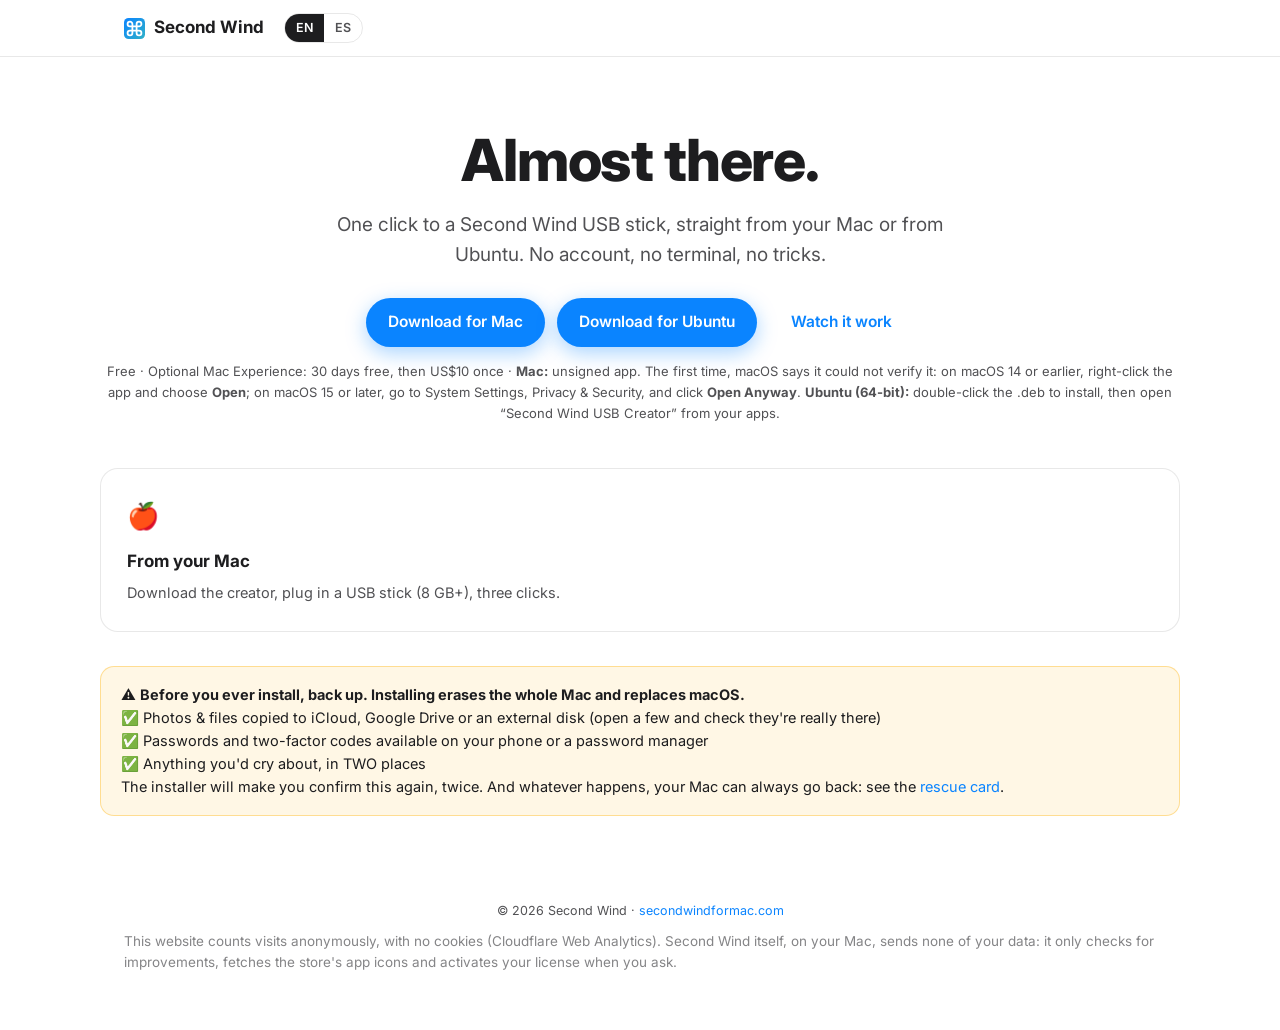
<file: download/index.html>
<!DOCTYPE html>
<html lang="en">
<head>
  <meta charset="utf-8">
  <meta name="viewport" content="width=device-width, initial-scale=1">
  <title>Download Second Wind</title>
  <meta name="description" content="Create your Second Wind USB stick from a Mac or from Ubuntu. Free forever, all the code in plain sight.">
  <link rel="canonical" href="https://secondwindformac.com/download/">
  <link rel="alternate" hreflang="en" href="https://secondwindformac.com/download/">
  <link rel="alternate" hreflang="es" href="https://secondwindformac.com/es/download/">
  <link rel="alternate" hreflang="x-default" href="https://secondwindformac.com/download/">
  <link rel="icon" type="image/svg+xml" href="../assets/favicon.svg">
  <link rel="preconnect" href="https://fonts.googleapis.com">
  <link rel="preconnect" href="https://fonts.gstatic.com" crossorigin>
  <link href="https://fonts.googleapis.com/css2?family=Inter:wght@400;500;600;700;800&display=swap" rel="stylesheet">
  <link rel="stylesheet" href="../styles.css">
<!-- Cloudflare Web Analytics --><script type='module' src='https://static.cloudflareinsights.com/beacon.min.js' data-cf-beacon='{"token": "4829b0f439ff4244b7309ff38470c616"}'></script><!-- End Cloudflare Web Analytics -->
</head>
<body>

<header>
  <div class="wrap nav">
    <a class="brand" href="../">
      <svg viewBox="0 0 64 64" aria-hidden="true"><defs><linearGradient id="swbrand" x1="0" y1="0" x2="1" y2="1"><stop offset="0" stop-color="#0a84ff"/><stop offset="1" stop-color="#30b0c7"/></linearGradient></defs><rect width="64" height="64" rx="14" fill="url(#swbrand)"/><g fill="none" stroke="#ffffff" stroke-width="1.7" stroke-linecap="round" stroke-linejoin="round" transform="translate(6.4 6.4) scale(3.2)"><path d="M6 3.7V12.3A2.3 2.3 0 1 1 3.7 10H12.3A2.3 2.3 0 1 1 10 12.3V3.7A2.3 2.3 0 1 1 12.3 6H3.7A2.3 2.3 0 1 1 6 3.7Z"/></g></svg>
      Second Wind
    </a>
    <div class="lang" aria-label="Language">
      <a class="on" href="./" lang="en">EN</a>
      <a href="../es/download/" lang="es">ES</a>
    </div>
  </div>
</header>

<main>
  <div class="wrap hero">
    <h1>Almost there.</h1>
    <p class="sub">One click to a Second Wind USB stick, straight from your Mac or from Ubuntu. No account, no terminal, no tricks.</p>
    <div class="cta-row">
      <a class="btn btn-primary" href="https://github.com/secondwindformac/second-wind/releases/download/v0.9.8/SecondWindCreator-0.9.8.zip">Download for Mac</a>
      <a class="btn btn-primary" href="https://github.com/secondwindformac/second-wind/releases/download/v0.9.8/second-wind-usb-creator_0.9.8_amd64.deb">Download for Ubuntu</a>
      <a class="btn" href="../#demos">Watch it work</a>
    </div>
    <p class="note">Free · Optional Mac Experience: 30 days free, then US$10 once · <strong>Mac:</strong> unsigned app. The first time, macOS says it could not verify it: on macOS 14 or earlier, right-click the app and choose <strong>Open</strong>; on macOS 15 or later, go to System Settings, Privacy &amp; Security, and click <strong>Open Anyway</strong>. <strong>Ubuntu (64-bit):</strong> double-click the .deb to install, then open “Second Wind USB Creator” from your apps.</p>

    <div class="grid" style="margin-top:44px; text-align:left">
      <div class="card"><div class="ico">🍎</div><h3>From your Mac</h3><p>Download the creator, plug in a USB stick (8 GB+), three clicks.</p></div>
    </div>

    <div class="warn" style="margin-top:34px; text-align:left">
      ⚠️ <strong>Before you ever install, back up. Installing erases the whole Mac and replaces macOS.</strong>
      <br>✅ Photos &amp; files copied to iCloud, Google Drive or an external disk (open a few and check they're really there)
      <br>✅ Passwords and two-factor codes available on your phone or a password manager
      <br>✅ Anything you'd cry about, in TWO places
      <br>The installer will make you confirm this again, twice. And whatever happens, your Mac can always go back:
      see the <a href="../rescue/">rescue card</a>.
    </div>
  </div>
</main>

<footer>
  <div class="wrap">
    <p class="legal">© 2026 Second Wind · <a href="../">secondwindformac.com</a></p>
  </div>
  <div class="wrap"><p class="small" style="opacity:.7;margin-top:10px">This website counts visits anonymously, with no cookies (Cloudflare Web Analytics). Second Wind itself, on your Mac, sends none of your data: it only checks for improvements, fetches the store's app icons and activates your license when you ask.</p></div>
</footer>
</body>
</html>
</file>
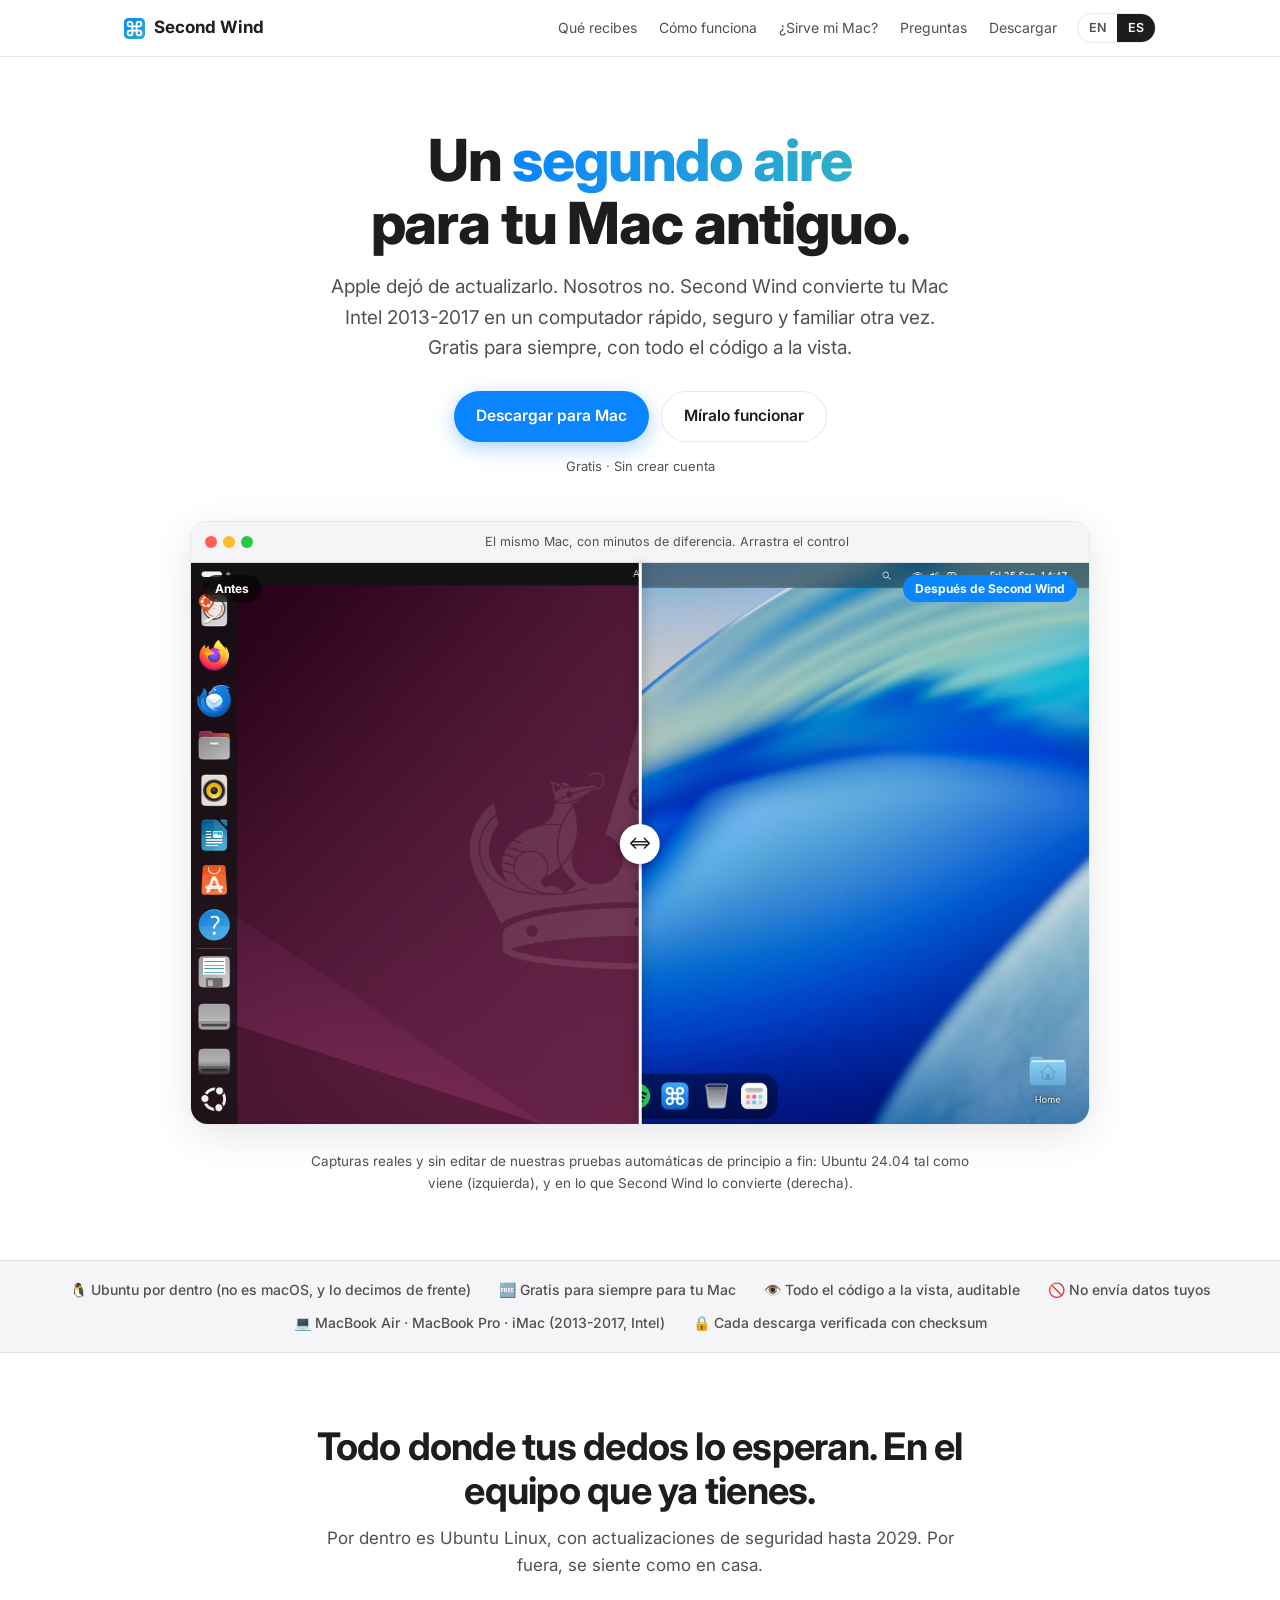
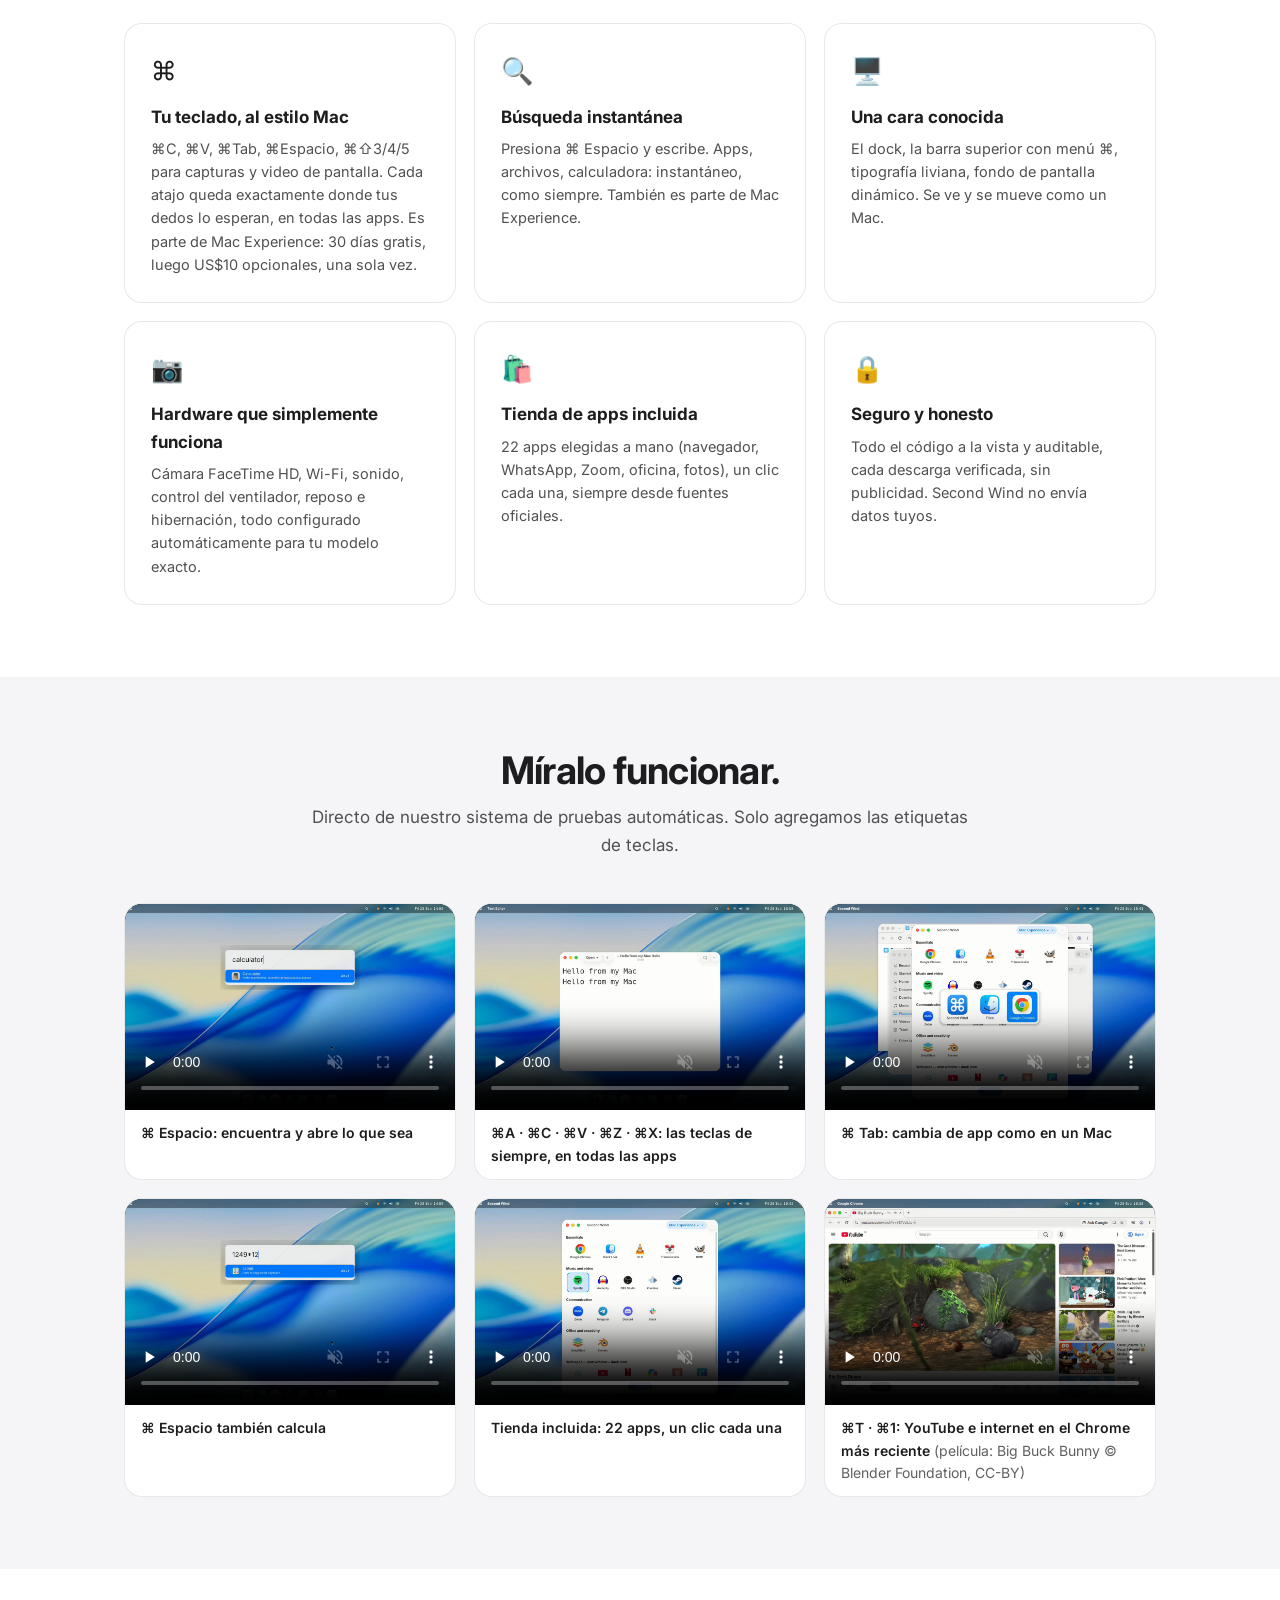
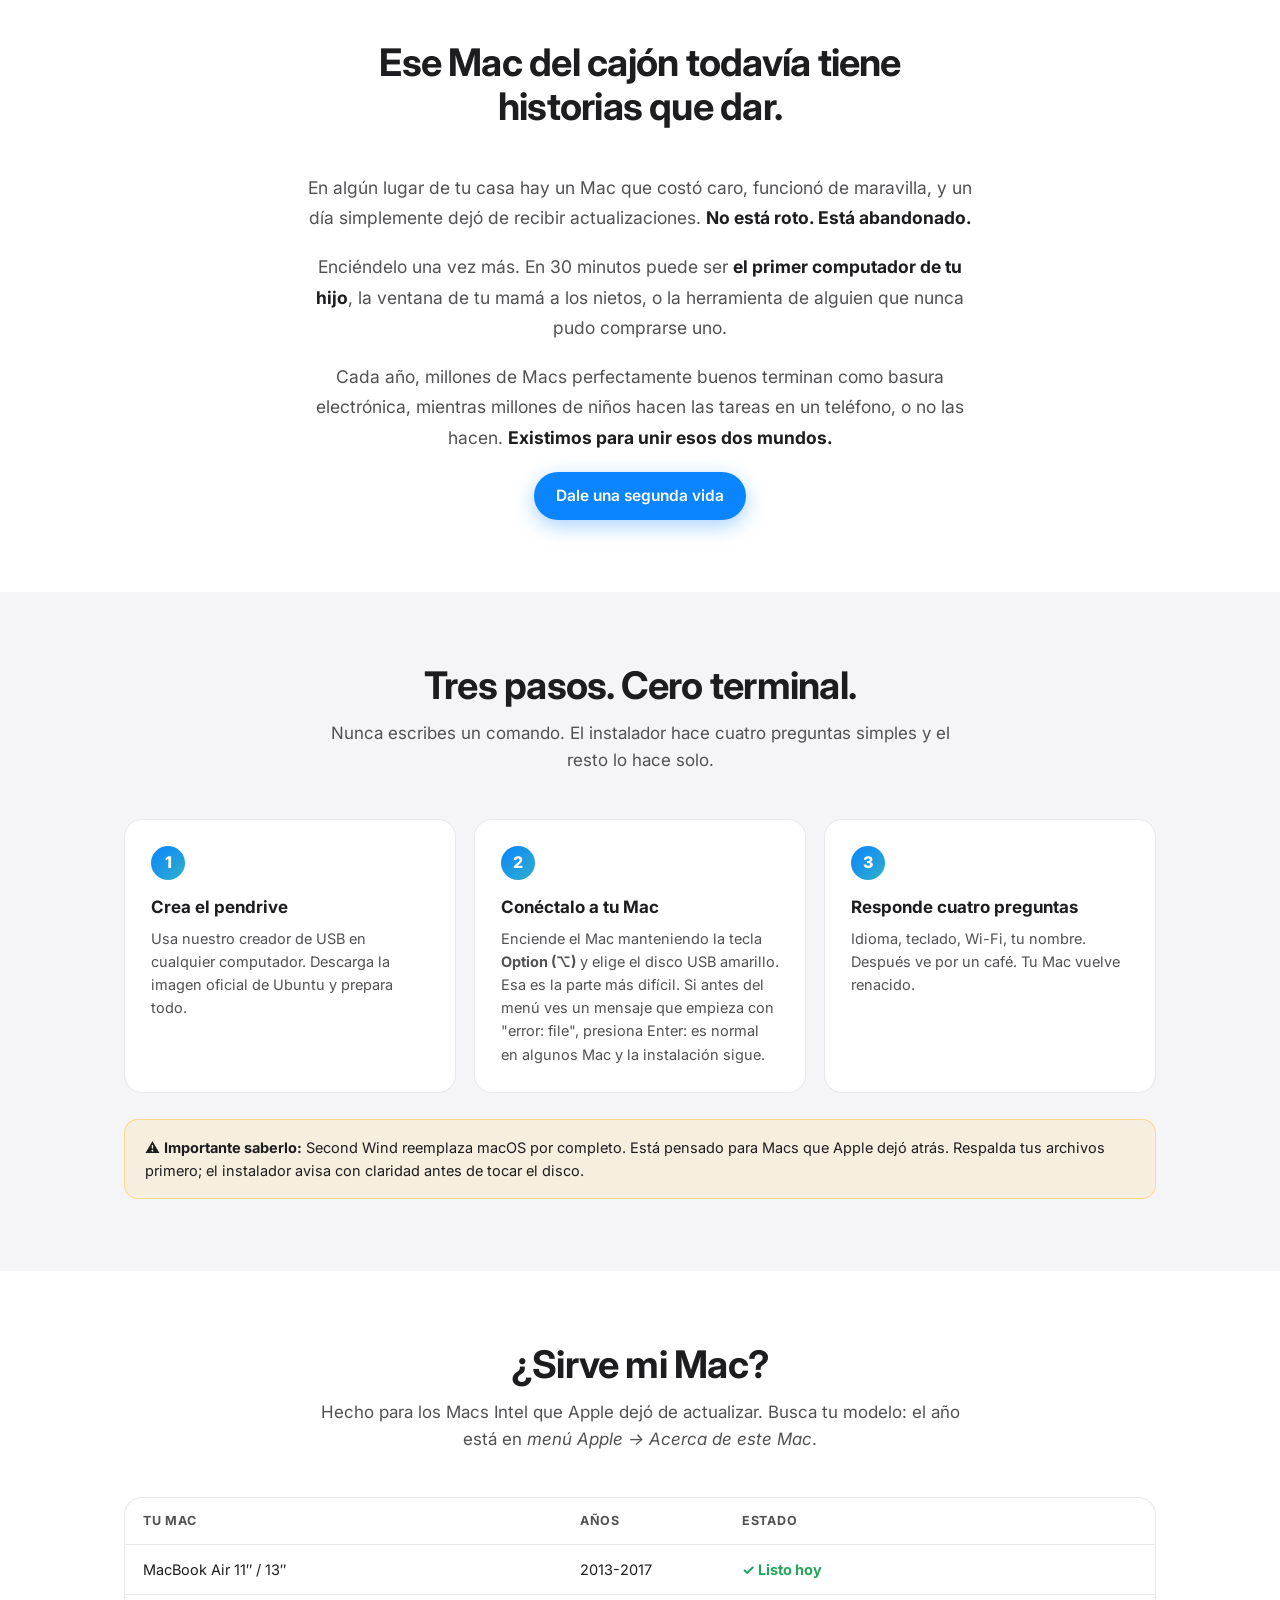
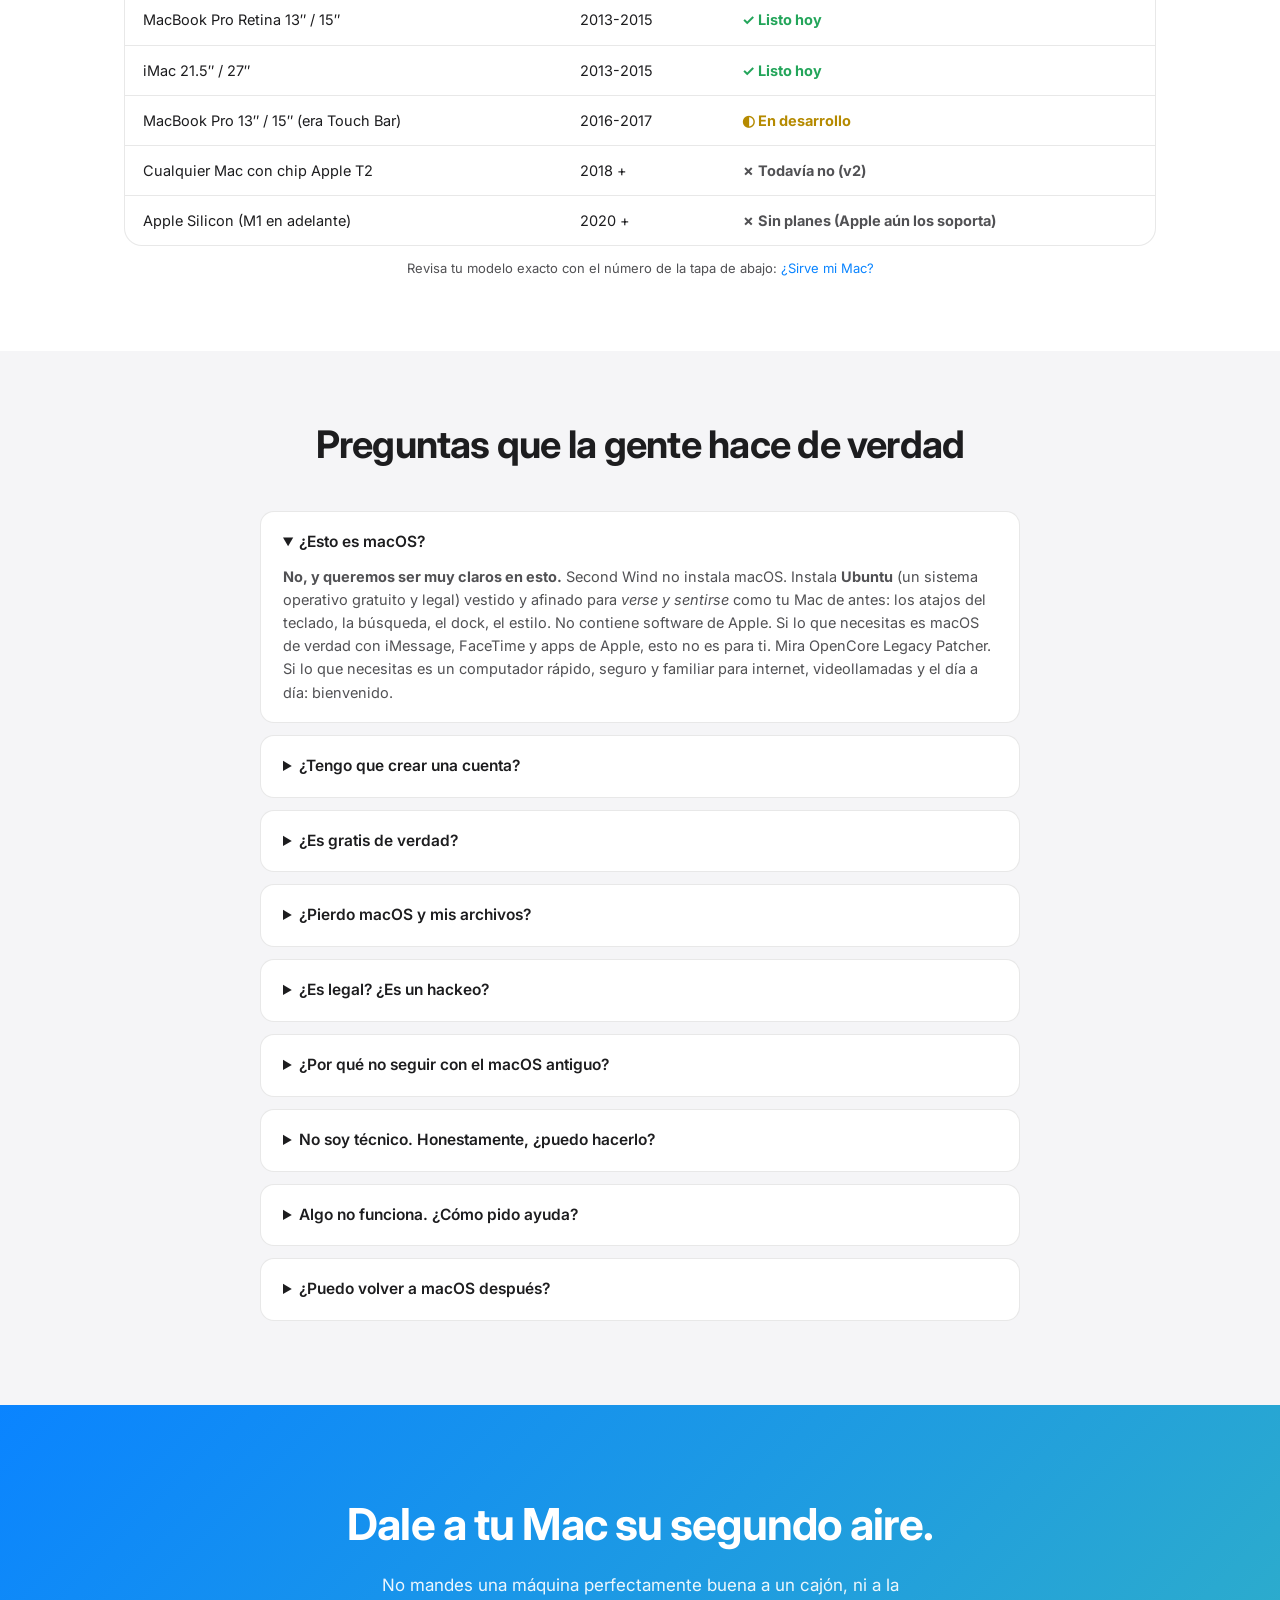
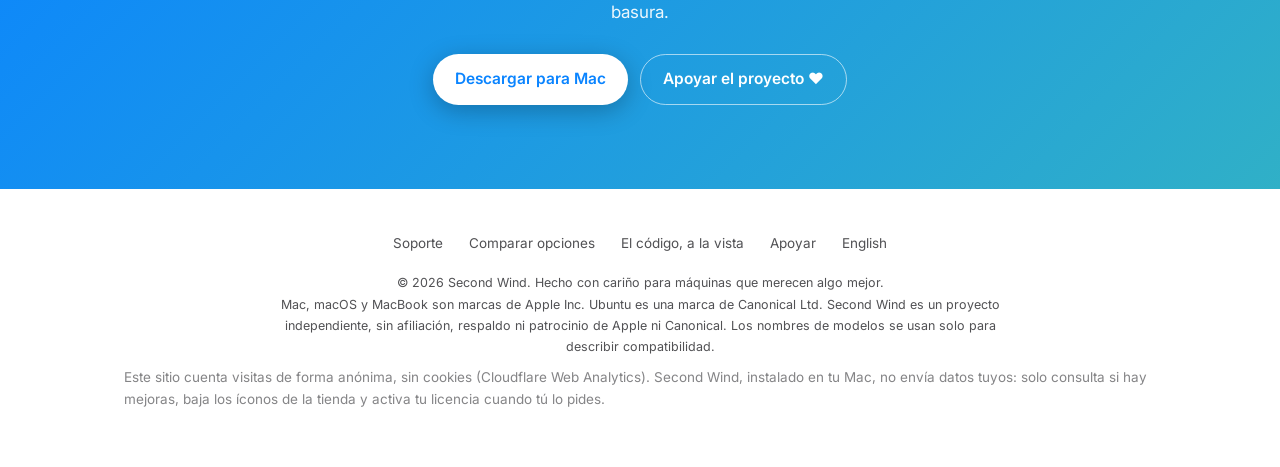
<file: es/index.html>
<!DOCTYPE html>
<html lang="es">
<head>
  <meta charset="utf-8">
  <meta name="viewport" content="width=device-width, initial-scale=1">
  <title>Second Wind: un segundo aire para tu Mac antiguo</title>
  <meta name="description" content="Second Wind convierte tu Mac Intel 2013-2017 en un computador rápido, seguro y familiar otra vez. Gratis para siempre, todo el código a la vista: el look Mac, drivers que simplemente funcionan, una tienda de apps y actualizaciones. Mac Experience opcional (atajos ⌘ y búsqueda ⌘Espacio): 30 días gratis, luego US$10 una sola vez.">
  <link rel="canonical" href="https://secondwindformac.com/es/">
  <link rel="alternate" hreflang="en" href="https://secondwindformac.com/">
  <link rel="alternate" hreflang="es" href="https://secondwindformac.com/es/">
  <link rel="alternate" hreflang="x-default" href="https://secondwindformac.com/">
  <meta property="og:title" content="Second Wind: un segundo aire para tu Mac antiguo">
  <meta property="og:description" content="Apple dejó de actualizar tu Mac. Nosotros no. El look Mac, drivers que simplemente funcionan y una tienda de apps, gratis para Macs Intel 2013-2017, con todo el código a la vista.">
  <meta property="og:image" content="https://secondwindformac.com/assets/after.png">
  <meta property="og:type" content="website">
  <link rel="icon" type="image/svg+xml" href="../assets/favicon.svg">
  <link rel="preconnect" href="https://fonts.googleapis.com">
  <link rel="preconnect" href="https://fonts.gstatic.com" crossorigin>
  <link href="https://fonts.googleapis.com/css2?family=Inter:wght@400;500;600;700;800&display=swap" rel="stylesheet">
  <link rel="stylesheet" href="../styles.css">
  <script type="application/ld+json">
{
  "@context": "https://schema.org",
  "@type": "SoftwareApplication",
  "name": "Second Wind",
  "url": "https://secondwindformac.com/es/",
  "description": "Second Wind convierte un Mac Intel 2013-2017 en un computador rápido, seguro y familiar otra vez: Ubuntu por dentro; el look Mac, drivers que simplemente funcionan y una tienda de apps por fuera. Gratis para siempre, todo el código a la vista. Mac Experience opcional (atajos ⌘ y búsqueda ⌘Espacio): 30 días gratis, luego US$10 una sola vez.",
  "operatingSystem": "Installs Ubuntu 24.04 LTS on 2013-2017 Intel Macs",
  "applicationCategory": "UtilitiesApplication",
  "offers": [
    {
      "@type": "Offer",
      "name": "Second Wind",
      "price": "0",
      "priceCurrency": "USD",
      "description": "Gratis para siempre: look de Mac, drivers, tienda de apps y actualizaciones."
    },
    {
      "@type": "Offer",
      "name": "Mac Experience",
      "price": "10",
      "priceCurrency": "USD",
      "description": "Compra opcional de una sola vez (no es suscripción) tras 30 días gratis: atajos de teclado ⌘ y búsqueda ⌘Espacio."
    }
  ],
  "softwareHelp": {
    "@type": "CreativeWork",
    "url": "https://secondwindformac.com/es/rescue/"
  },
  "sameAs": [
    "https://github.com/secondwindformac/second-wind"
  ],
  "isAccessibleForFree": true,
  "inLanguage": [
    "en",
    "es"
  ]
}
  </script>
<!-- Cloudflare Web Analytics --><script type='module' src='https://static.cloudflareinsights.com/beacon.min.js' data-cf-beacon='{"token": "4829b0f439ff4244b7309ff38470c616"}'></script><!-- End Cloudflare Web Analytics -->
<script type="application/ld+json">
{
 "@context": "https://schema.org",
 "@type": "FAQPage",
 "mainEntity": [
  {
   "@type": "Question",
   "name": "¿Tengo que crear una cuenta?",
   "acceptedAnswer": {
    "@type": "Answer",
    "text": "No, y nunca tendrás que hacerlo. Second Wind no tiene cuentas por diseño: descargas, instalas, listo. Si compras Mac Experience (opcional), tu clave de licencia llega por correo: la pegas en la app Second Wind y eso es todo. Menos fricción para ti, menos datos de los que preocuparse."
   }
  },
  {
   "@type": "Question",
   "name": "¿Es gratis de verdad?",
   "acceptedAnswer": {
    "@type": "Answer",
    "text": "Sí, y somos precisos con esto. Second Wind es gratis para siempre: el look Mac, drivers que simplemente funcionan (Wi-Fi, cámara, sonido), la tienda de apps y las actualizaciones, con todo el código publicado a la vista, auditable por cualquiera. Nunca una terminal. Existe un solo extra opcional: “Mac Experience” (atajos ⌘ en todas partes y búsqueda ⌘Espacio) es gratis los primeros 30 días y luego cuesta US$10, un solo pago (una vez por Mac, tuyo para siempre). Si no lo compras, tu Mac sigue funcionando y viéndose igual; solo los atajos ⌘ y ⌘Espacio vuelven a los de Linux. Sin suscripciones, sin cuentas. ¿Quieres ayudar más? Puedes pagar lo que quieras por Second Wind."
   }
  },
  {
   "@type": "Question",
   "name": "¿Pierdo macOS y mis archivos?",
   "acceptedAnswer": {
    "@type": "Answer",
    "text": "Sí. Second Wind reemplaza macOS por completo con Ubuntu Linux. Está pensado para Macs que ya no reciben actualizaciones de Apple. Respalda tus archivos antes (el instalador te lo recuerda antes de tocar nada)."
   }
  },
  {
   "@type": "Question",
   "name": "¿Es legal? ¿Es un hackeo?",
   "acceptedAnswer": {
    "@type": "Answer",
    "text": "No es un hackeo. Second Wind instala Ubuntu, un sistema operativo libre y masivo, más componentes descargados de sus fuentes oficiales. No se copia ni redistribuye nada de Apple. El hardware es tuyo, y tienes derecho a correr lo que quieras en él."
   }
  },
  {
   "@type": "Question",
   "name": "¿Por qué no seguir con el macOS antiguo?",
   "acceptedAnswer": {
    "@type": "Answer",
    "text": "Sin actualizaciones de seguridad, los navegadores y los sitios de bancos dejan de funcionar poco a poco, y estar en línea se vuelve riesgoso. Ubuntu 24.04 recibe actualizaciones de seguridad hasta 2029, y las apps modernas (Chrome, WhatsApp, Zoom) corren en él hoy."
   }
  },
  {
   "@type": "Question",
   "name": "No soy técnico. Honestamente, ¿puedo hacerlo?",
   "acceptedAnswer": {
    "@type": "Answer",
    "text": "Exactamente para ti lo construimos. Si puedes conectar un pendrive y mantener presionada una tecla, puedes hacerlo. Nunca ves una terminal, y cada paso se explica solo, en español llano o inglés."
   }
  },
  {
   "@type": "Question",
   "name": "Algo no funciona. ¿Cómo pido ayuda?",
   "acceptedAnswer": {
    "@type": "Answer",
    "text": "Abre la app Second Wind (en el dock) → ⋯ → Tu Mac. Revisa el Wi-Fi, el sonido, la cámara, el teclado, el Bluetooth y la batería, y muestra un informe corto sobre tu Mac. Haz clic en Copiar informe para soporte y pégalo en un correo a hello@secondwindformac.com. Antes ves todo lo que contiene, y no se envía a ningún lado a menos que tú lo envíes."
   }
  },
  {
   "@type": "Question",
   "name": "¿Puedo volver a macOS después?",
   "acceptedAnswer": {
    "@type": "Answer",
    "text": "Sí. macOS se puede reinstalar desde la recuperación de Apple (Internet Recovery, ⌘⌥R al encender) o con un pendrive de macOS, en cualquiera de estos modelos. Tus archivos deben venir de tu respaldo."
   }
  }
 ]
}
</script>
</head>
<body>

<header>
  <div class="wrap nav">
    <a class="brand" href="./">
      <svg viewBox="0 0 64 64" aria-hidden="true"><defs><linearGradient id="swbrand" x1="0" y1="0" x2="1" y2="1"><stop offset="0" stop-color="#0a84ff"/><stop offset="1" stop-color="#30b0c7"/></linearGradient></defs><rect width="64" height="64" rx="14" fill="url(#swbrand)"/><g fill="none" stroke="#ffffff" stroke-width="1.7" stroke-linecap="round" stroke-linejoin="round" transform="translate(6.4 6.4) scale(3.2)"><path d="M6 3.7V12.3A2.3 2.3 0 1 1 3.7 10H12.3A2.3 2.3 0 1 1 10 12.3V3.7A2.3 2.3 0 1 1 12.3 6H3.7A2.3 2.3 0 1 1 6 3.7Z"/></g></svg>
      Second Wind
    </a>
    <nav class="nav-links">
      <a href="#features">Qué recibes</a>
      <a href="#how">Cómo funciona</a>
      <a href="#compat">¿Sirve mi Mac?</a>
      <a href="#faq">Preguntas</a>
      <a href="download/">Descargar</a>
    </nav>
    <div class="lang" aria-label="Idioma">
      <a href="../" lang="en">EN</a>
      <a class="on" href="./" lang="es">ES</a>
    </div>
  </div>
</header>

<main>
  <div class="wrap hero">
    <h1>Un <span class="grad">segundo aire</span><br>para tu Mac antiguo.</h1>
    <p class="sub">Apple dejó de actualizarlo. Nosotros no. Second Wind convierte tu Mac Intel 2013-2017 en un computador rápido, seguro y familiar otra vez. Gratis para siempre, con todo el código a la vista.</p>
    <div class="cta-row">
      <a class="btn btn-primary" href="download/">Descargar para Mac</a>
      <a class="btn btn-ghost" href="#demos">Míralo funcionar</a>
    </div>
    <p class="note">Gratis · Sin crear cuenta</p>

    <div class="compare-card">
      <div class="titlebar"><i></i><i></i><i></i><span>El mismo Mac, con minutos de diferencia. Arrastra el control</span></div>
      <div class="compare" id="compare" style="--pos:50%">
        <img class="after-img" src="../assets/after.png" alt="La misma máquina después de Second Wind: dock, menú ⌘, tema estilo Mac">
        <img class="before-img" src="../assets/before.png" alt="Escritorio Ubuntu 24.04 recién instalado, antes de Second Wind">
        <div class="divider"></div>
        <span class="tag l">Antes</span>
        <span class="tag r">Después de Second Wind</span>
        <input type="range" min="0" max="100" value="50" step="0.1" aria-label="Comparar antes y después">
      </div>
    </div>
    <p class="caption">Capturas reales y sin editar de nuestras pruebas automáticas de principio a fin: Ubuntu 24.04 tal como viene (izquierda), y en lo que Second Wind lo convierte (derecha).</p>
  </div>

  <div class="ribbon">
    <span>🐧 Ubuntu por dentro (no es macOS, y lo decimos de frente)</span>
    <span>🆓 Gratis para siempre para tu Mac</span>
    <span>👁️ Todo el código a la vista, auditable</span>
    <span>🚫 No envía datos tuyos</span>
    <span>💻 MacBook Air · MacBook Pro · iMac (2013-2017, Intel)</span>
    <span>🔒 Cada descarga verificada con checksum</span>
  </div>

  <section id="features">
    <div class="wrap">
      <div class="sec-head">
        <h2>Todo donde tus dedos lo esperan. En el equipo que ya tienes.</h2>
        <p>Por dentro es Ubuntu Linux, con actualizaciones de seguridad hasta 2029. Por fuera, se siente como en casa.</p>
      </div>
      <div class="grid">
        <div class="card"><div class="ico">⌘</div><h3>Tu teclado, al estilo Mac</h3><p>⌘C, ⌘V, ⌘Tab, ⌘Espacio, ⌘⇧3/4/5 para capturas y video de pantalla. Cada atajo queda exactamente donde tus dedos lo esperan, en todas las apps. Es parte de Mac Experience: 30 días gratis, luego US$10 opcionales, una sola vez.</p></div>
        <div class="card"><div class="ico">🔍</div><h3>Búsqueda instantánea</h3><p>Presiona ⌘ Espacio y escribe. Apps, archivos, calculadora: instantáneo, como siempre. También es parte de Mac Experience.</p></div>
        <div class="card"><div class="ico">🖥️</div><h3>Una cara conocida</h3><p>El dock, la barra superior con menú ⌘, tipografía liviana, fondo de pantalla dinámico. Se ve y se mueve como un Mac.</p></div>
        <div class="card"><div class="ico">📷</div><h3>Hardware que simplemente funciona</h3><p>Cámara FaceTime HD, Wi-Fi, sonido, control del ventilador, reposo e hibernación, todo configurado automáticamente para tu modelo exacto.</p></div>
        <div class="card"><div class="ico">🛍️</div><h3>Tienda de apps incluida</h3><p>22 apps elegidas a mano (navegador, WhatsApp, Zoom, oficina, fotos), un clic cada una, siempre desde fuentes oficiales.</p></div>
        <div class="card"><div class="ico">🔒</div><h3>Seguro y honesto</h3><p>Todo el código a la vista y auditable, cada descarga verificada, sin publicidad. Second Wind no envía datos tuyos.</p></div>
      </div>
    </div>
  </section>

  <section class="alt" id="demos">
    <div class="wrap">
      <div class="sec-head">
        <h2>Míralo funcionar.</h2>
        <p>Directo de nuestro sistema de pruebas automáticas. Solo agregamos las etiquetas de teclas.</p>
      </div>
      <div class="vidgrid">
        <div class="vidcard"><video src="../assets/videos/spotlight.es.webm" poster="../assets/videos/spotlight.poster.jpg" preload="none" controls muted loop playsinline></video><p>⌘ Espacio: encuentra y abre lo que sea</p></div>
        <div class="vidcard"><video src="../assets/videos/keys.es.webm" poster="../assets/videos/keys.poster.jpg" preload="none" controls muted loop playsinline></video><p>⌘A · ⌘C · ⌘V · ⌘Z · ⌘X: las teclas de siempre, en todas las apps</p></div>
        <div class="vidcard"><video src="../assets/videos/cmd-tab.es.webm" poster="../assets/videos/cmd-tab.poster.jpg" preload="none" controls muted loop playsinline></video><p>⌘ Tab: cambia de app como en un Mac</p></div>
        <div class="vidcard"><video src="../assets/videos/math.es.webm" poster="../assets/videos/math.poster.jpg" preload="none" controls muted loop playsinline></video><p>⌘ Espacio también calcula</p></div>
        <div class="vidcard"><video src="../assets/videos/app-store.es.webm" poster="../assets/videos/app-store.poster.jpg" preload="none" controls muted loop playsinline></video><p>Tienda incluida: 22 apps, un clic cada una</p></div>
        <div class="vidcard"><video src="../assets/videos/internet.es.webm" poster="../assets/videos/internet.poster.jpg" preload="none" controls muted loop playsinline></video><p>⌘T · ⌘1: YouTube e internet en el Chrome más reciente <span style="font-weight:400;opacity:.7">(película: Big Buck Bunny © Blender Foundation, CC-BY)</span></p></div>
      </div>
    </div>
  </section>

  <section class="story" id="story">
    <div class="wrap">
      <div class="sec-head">
        <h2>Ese Mac del cajón todavía tiene historias que dar.</h2>
      </div>
      <p>En algún lugar de tu casa hay un Mac que costó caro, funcionó de maravilla, y un día simplemente dejó de recibir actualizaciones. <strong>No está roto. Está abandonado.</strong></p>
      <p>Enciéndelo una vez más. En 30 minutos puede ser <strong>el primer computador de tu hijo</strong>, la ventana de tu mamá a los nietos, o la herramienta de alguien que nunca pudo comprarse uno.</p>
      <p>Cada año, millones de Macs perfectamente buenos terminan como basura electrónica, mientras millones de niños hacen las tareas en un teléfono, o no las hacen. <strong>Existimos para unir esos dos mundos.</strong></p>
      <div class="cta-row">
        <a class="btn btn-primary" href="#how">Dale una segunda vida</a>
      </div>
    </div>
  </section>

  <section class="alt" id="how">
    <div class="wrap">
      <div class="sec-head">
        <h2>Tres pasos. Cero terminal.</h2>
        <p>Nunca escribes un comando. El instalador hace cuatro preguntas simples y el resto lo hace solo.</p>
      </div>
      <div class="steps">
        <div class="step"><div class="num">1</div><h3>Crea el pendrive</h3><p>Usa nuestro creador de USB en cualquier computador. Descarga la imagen oficial de Ubuntu y prepara todo.</p></div>
        <div class="step"><div class="num">2</div><h3>Conéctalo a tu Mac</h3><p>Enciende el Mac manteniendo la tecla <strong>Option (⌥)</strong> y elige el disco USB amarillo. Esa es la parte más difícil. Si antes del menú ves un mensaje que empieza con "error: file", presiona Enter: es normal en algunos Mac y la instalación sigue.</p></div>
        <div class="step"><div class="num">3</div><h3>Responde cuatro preguntas</h3><p>Idioma, teclado, Wi-Fi, tu nombre. Después ve por un café. Tu Mac vuelve renacido.</p></div>
      </div>
      <div class="warn">⚠️ <strong>Importante saberlo:</strong> Second Wind reemplaza macOS por completo. Está pensado para Macs que Apple dejó atrás. Respalda tus archivos primero; el instalador avisa con claridad antes de tocar el disco.</div>
    </div>
  </section>

  <section id="compat">
    <div class="wrap">
      <div class="sec-head">
        <h2>¿Sirve mi Mac?</h2>
        <p>Hecho para los Macs Intel que Apple dejó de actualizar. Busca tu modelo: el año está en <em>menú Apple → Acerca de este Mac</em>.</p>
      </div>
      <div class="tablewrap">
        <table>
          <tr><th>Tu Mac</th><th>Años</th><th>Estado</th></tr>
          <tr><td>MacBook Air 11″ / 13″</td><td>2013-2017</td><td class="ok">✓ Listo hoy</td></tr>
          <tr><td>MacBook Pro Retina 13″ / 15″</td><td>2013-2015</td><td class="ok">✓ Listo hoy</td></tr>
          <tr><td>iMac 21.5″ / 27″</td><td>2013-2015</td><td class="ok">✓ Listo hoy</td></tr>
          <tr><td>MacBook Pro 13″ / 15″ (era Touch Bar)</td><td>2016-2017</td><td class="soon">◐ En desarrollo</td></tr>
          <tr><td>Cualquier Mac con chip Apple T2</td><td>2018 +</td><td class="no">✗ Todavía no (v2)</td></tr>
          <tr><td>Apple Silicon (M1 en adelante)</td><td>2020 +</td><td class="no">✗ Sin planes (Apple aún los soporta)</td></tr>
        </table>
      </div>
      <p class="tablenote">Revisa tu modelo exacto con el número de la tapa de abajo: <a href="compatibilidad/">¿Sirve mi Mac?</a></p>
    </div>
  </section>

  <section class="alt" id="faq">
    <div class="wrap">
      <div class="sec-head"><h2>Preguntas que la gente hace de verdad</h2></div>
      <div class="faq">
        <details open><summary>¿Esto es macOS?</summary><p><strong>No, y queremos ser muy claros en esto.</strong> Second Wind no instala macOS. Instala <strong>Ubuntu</strong> (un sistema operativo gratuito y legal) vestido y afinado para <em>verse y sentirse</em> como tu Mac de antes: los atajos del teclado, la búsqueda, el dock, el estilo. No contiene software de Apple. Si lo que necesitas es macOS de verdad con iMessage, FaceTime y apps de Apple, esto no es para ti. Mira OpenCore Legacy Patcher. Si lo que necesitas es un computador rápido, seguro y familiar para internet, videollamadas y el día a día: bienvenido.</p></details>
        <details><summary>¿Tengo que crear una cuenta?</summary><p>No, y nunca tendrás que hacerlo. Second Wind no tiene cuentas por diseño: descargas, instalas, listo. Si compras Mac Experience (opcional), tu clave de licencia llega por correo: la pegas en la app Second Wind y eso es todo. Menos fricción para ti, menos datos de los que preocuparse.</p></details>
        <details><summary>¿Es gratis de verdad?</summary><p>Sí, y somos precisos con esto. Second Wind es gratis para siempre: el look Mac, drivers que simplemente funcionan (Wi-Fi, cámara, sonido), la tienda de apps y las actualizaciones, con todo el código publicado a la vista, auditable por cualquiera. Nunca una terminal. Existe un solo extra opcional: “Mac Experience” (atajos ⌘ en todas partes y búsqueda ⌘Espacio) es gratis los primeros 30 días y luego cuesta US$10, un solo pago (una vez por Mac, tuyo para siempre). Si no lo compras, tu Mac sigue funcionando y viéndose igual; solo los atajos ⌘ y ⌘Espacio vuelven a los de Linux. Sin suscripciones, sin cuentas. ¿Quieres ayudar más? Puedes <a href="https://secondwindformac.lemonsqueezy.com/checkout/buy/3c55c042-ea20-4f09-9795-8f4e3b5bd2de">pagar lo que quieras</a> por Second Wind.</p></details>
        <details><summary>¿Pierdo macOS y mis archivos?</summary><p>Sí. Second Wind reemplaza macOS por completo con Ubuntu Linux. Está pensado para Macs que ya no reciben actualizaciones de Apple. Respalda tus archivos antes (el instalador te lo recuerda antes de tocar nada).</p></details>
        <details><summary>¿Es legal? ¿Es un hackeo?</summary><p>No es un hackeo. Second Wind instala Ubuntu, un sistema operativo libre y masivo, más componentes descargados de sus fuentes oficiales. No se copia ni redistribuye nada de Apple. El hardware es tuyo, y tienes derecho a correr lo que quieras en él.</p></details>
        <details><summary>¿Por qué no seguir con el macOS antiguo?</summary><p>Sin actualizaciones de seguridad, los navegadores y los sitios de bancos dejan de funcionar poco a poco, y estar en línea se vuelve riesgoso. Ubuntu 24.04 recibe actualizaciones de seguridad hasta 2029, y las apps modernas (Chrome, WhatsApp, Zoom) corren en él hoy.</p></details>
        <details><summary>No soy técnico. Honestamente, ¿puedo hacerlo?</summary><p>Exactamente para ti lo construimos. Si puedes conectar un pendrive y mantener presionada una tecla, puedes hacerlo. Nunca ves una terminal, y cada paso se explica solo, en español llano o inglés.</p></details>
        <details><summary>Algo no funciona. ¿Cómo pido ayuda?</summary><p>Abre la app Second Wind (en el dock) → <strong>⋯</strong> → <strong>Tu Mac</strong>. Revisa el Wi-Fi, el sonido, la cámara, el teclado, el Bluetooth y la batería, y muestra un informe corto sobre tu Mac. Haz clic en <strong>Copiar informe para soporte</strong> y pégalo en un correo a <a href="mailto:hello@secondwindformac.com">hello@secondwindformac.com</a>. Antes ves todo lo que contiene, y no se envía a ningún lado a menos que tú lo envíes.</p></details>
        <details><summary>¿Puedo volver a macOS después?</summary><p>Sí. macOS se puede reinstalar desde la recuperación de Apple (Internet Recovery, ⌘⌥R al encender) o con un pendrive de macOS, en cualquiera de estos modelos. Tus archivos deben venir de tu respaldo.</p></details>
      </div>
    </div>
  </section>

  <div class="cta-band">
    <h2>Dale a tu Mac su segundo aire.</h2>
    <p>No mandes una máquina perfectamente buena a un cajón, ni a la basura.</p>
    <div class="cta-row">
      <a class="btn btn-primary" href="download/">Descargar para Mac</a>
      <!-- from links.conf: DONATE_URL -->
      <a class="btn btn-ghost" href="https://secondwindformac.lemonsqueezy.com/checkout/buy/3c55c042-ea20-4f09-9795-8f4e3b5bd2de">Apoyar el proyecto ♥</a>
    </div>
  </div>
</main>

<footer>
  <div class="wrap">
    <div class="foot-row">
      <!-- from links.conf: CONTACT_EMAIL / DONATE_URL -->
      <a href="mailto:hello@secondwindformac.com">Soporte</a>
      <a href="comparar/">Comparar opciones</a>
      <a href="https://github.com/secondwindformac/second-wind">El código, a la vista</a>
      <a href="https://secondwindformac.lemonsqueezy.com/checkout/buy/3c55c042-ea20-4f09-9795-8f4e3b5bd2de">Apoyar</a>
      <a href="../">English</a>
    </div>
    <p class="legal">
      © <span id="y">2026</span> Second Wind. Hecho con cariño para máquinas que merecen algo mejor.<br>
      Mac, macOS y MacBook son marcas de Apple Inc. Ubuntu es una marca de Canonical Ltd.
      Second Wind es un proyecto independiente, sin afiliación, respaldo ni patrocinio de Apple ni Canonical.
      Los nombres de modelos se usan solo para describir compatibilidad.
    </p>
  </div>
  <div class="wrap"><p class="small" style="opacity:.7;margin-top:10px">Este sitio cuenta visitas de forma anónima, sin cookies (Cloudflare Web Analytics). Second Wind, instalado en tu Mac, no envía datos tuyos: solo consulta si hay mejoras, baja los íconos de la tienda y activa tu licencia cuando tú lo pides.</p></div>
</footer>

<script>
  var cmp = document.getElementById('compare');
  cmp.querySelector('input').addEventListener('input', function () {
    cmp.style.setProperty('--pos', this.value + '%');
  });
  document.getElementById('y').textContent = new Date().getFullYear();
</script>
</body>
</html>
</file>
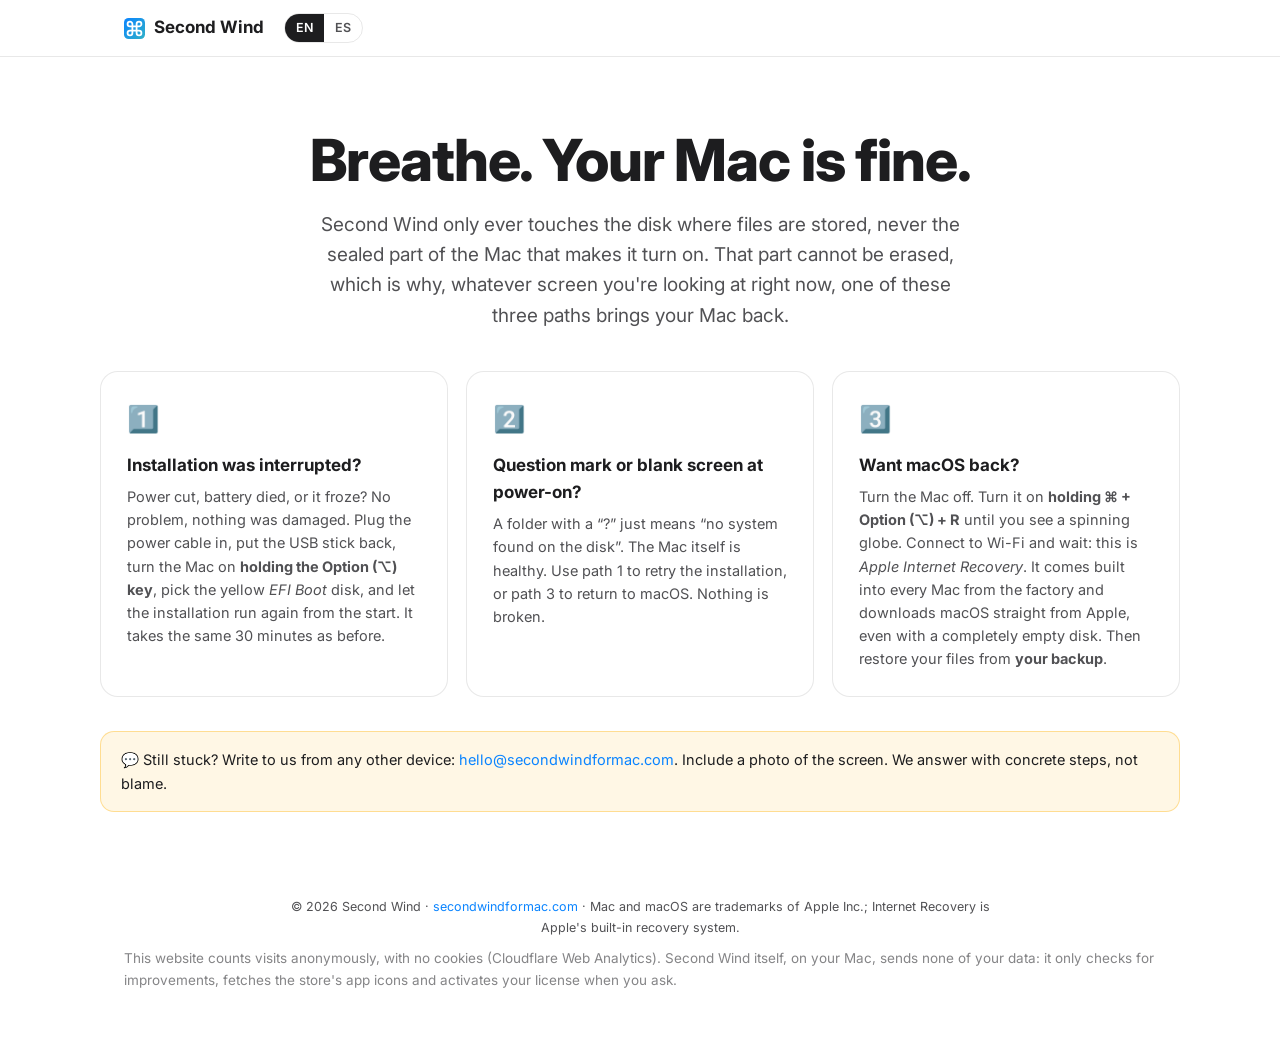
<file: rescue/index.html>
<!DOCTYPE html>
<html lang="en">
<head>
  <meta charset="utf-8">
  <meta name="viewport" content="width=device-width, initial-scale=1">
  <title>Second Wind Rescue Card</title>
  <meta name="description" content="Whatever happened, your Mac can come back. Three calm paths: retry from USB, boot picker, or Apple Internet Recovery.">
  <link rel="canonical" href="https://secondwindformac.com/rescue/">
  <link rel="alternate" hreflang="en" href="https://secondwindformac.com/rescue/">
  <link rel="alternate" hreflang="es" href="https://secondwindformac.com/es/rescue/">
  <link rel="alternate" hreflang="x-default" href="https://secondwindformac.com/rescue/">
  <link rel="icon" type="image/svg+xml" href="../assets/favicon.svg">
  <link rel="preconnect" href="https://fonts.googleapis.com">
  <link rel="preconnect" href="https://fonts.gstatic.com" crossorigin>
  <link href="https://fonts.googleapis.com/css2?family=Inter:wght@400;500;600;700;800&display=swap" rel="stylesheet">
  <link rel="stylesheet" href="../styles.css">
<!-- Cloudflare Web Analytics --><script type='module' src='https://static.cloudflareinsights.com/beacon.min.js' data-cf-beacon='{"token": "4829b0f439ff4244b7309ff38470c616"}'></script><!-- End Cloudflare Web Analytics -->
</head>
<body>

<header>
  <div class="wrap nav">
    <a class="brand" href="../">
      <svg viewBox="0 0 64 64" aria-hidden="true"><defs><linearGradient id="swbrand" x1="0" y1="0" x2="1" y2="1"><stop offset="0" stop-color="#0a84ff"/><stop offset="1" stop-color="#30b0c7"/></linearGradient></defs><rect width="64" height="64" rx="14" fill="url(#swbrand)"/><g fill="none" stroke="#ffffff" stroke-width="1.7" stroke-linecap="round" stroke-linejoin="round" transform="translate(6.4 6.4) scale(3.2)"><path d="M6 3.7V12.3A2.3 2.3 0 1 1 3.7 10H12.3A2.3 2.3 0 1 1 10 12.3V3.7A2.3 2.3 0 1 1 12.3 6H3.7A2.3 2.3 0 1 1 6 3.7Z"/></g></svg>
      Second Wind
    </a>
    <div class="lang" aria-label="Language">
      <a class="on" href="./" lang="en">EN</a>
      <a href="../es/rescue/" lang="es">ES</a>
    </div>
  </div>
</header>

<main>
  <div class="wrap hero">
    <h1>Breathe. Your Mac is fine.</h1>
    <p class="sub">Second Wind only ever touches the disk where files are stored, never the sealed part of the Mac that makes it turn on. That part cannot be erased, which is why, whatever screen you're looking at right now, one of these three paths brings your Mac back.</p>

    <div class="grid" style="margin-top:40px; text-align:left">
      <div class="card">
        <div class="ico">1️⃣</div>
        <h3>Installation was interrupted?</h3>
        <p>Power cut, battery died, or it froze? No problem, nothing was damaged. Plug the power cable in, put the USB stick back, turn the Mac on <strong>holding the Option (⌥) key</strong>, pick the yellow <em>EFI Boot</em> disk, and let the installation run again from the start. It takes the same 30 minutes as before.</p>
      </div>
      <div class="card">
        <div class="ico">2️⃣</div>
        <h3>Question mark or blank screen at power-on?</h3>
        <p>A folder with a “?” just means “no system found on the disk”. The Mac itself is healthy. Use path 1 to retry the installation, or path 3 to return to macOS. Nothing is broken.</p>
      </div>
      <div class="card">
        <div class="ico">3️⃣</div>
        <h3>Want macOS back?</h3>
        <p>Turn the Mac off. Turn it on <strong>holding ⌘ + Option (⌥) + R</strong> until you see a spinning globe. Connect to Wi-Fi and wait: this is <em>Apple Internet Recovery</em>. It comes built into every Mac from the factory and downloads macOS straight from Apple, even with a completely empty disk. Then restore your files from <strong>your backup</strong>.</p>
      </div>
    </div>

    <div class="warn" style="margin-top:34px; text-align:left">
      💬 Still stuck? Write to us from any other device: <a href="mailto:hello@secondwindformac.com">hello@secondwindformac.com</a>. Include a photo of the screen. We answer with concrete steps, not blame.
    </div>
  </div>
</main>

<footer>
  <div class="wrap">
    <p class="legal">© 2026 Second Wind · <a href="../">secondwindformac.com</a> · Mac and macOS are trademarks of Apple Inc.; Internet Recovery is Apple's built-in recovery system.</p>
  </div>
  <div class="wrap"><p class="small" style="opacity:.7;margin-top:10px">This website counts visits anonymously, with no cookies (Cloudflare Web Analytics). Second Wind itself, on your Mac, sends none of your data: it only checks for improvements, fetches the store's app icons and activates your license when you ask.</p></div>
</footer>
</body>
</html>
</file>
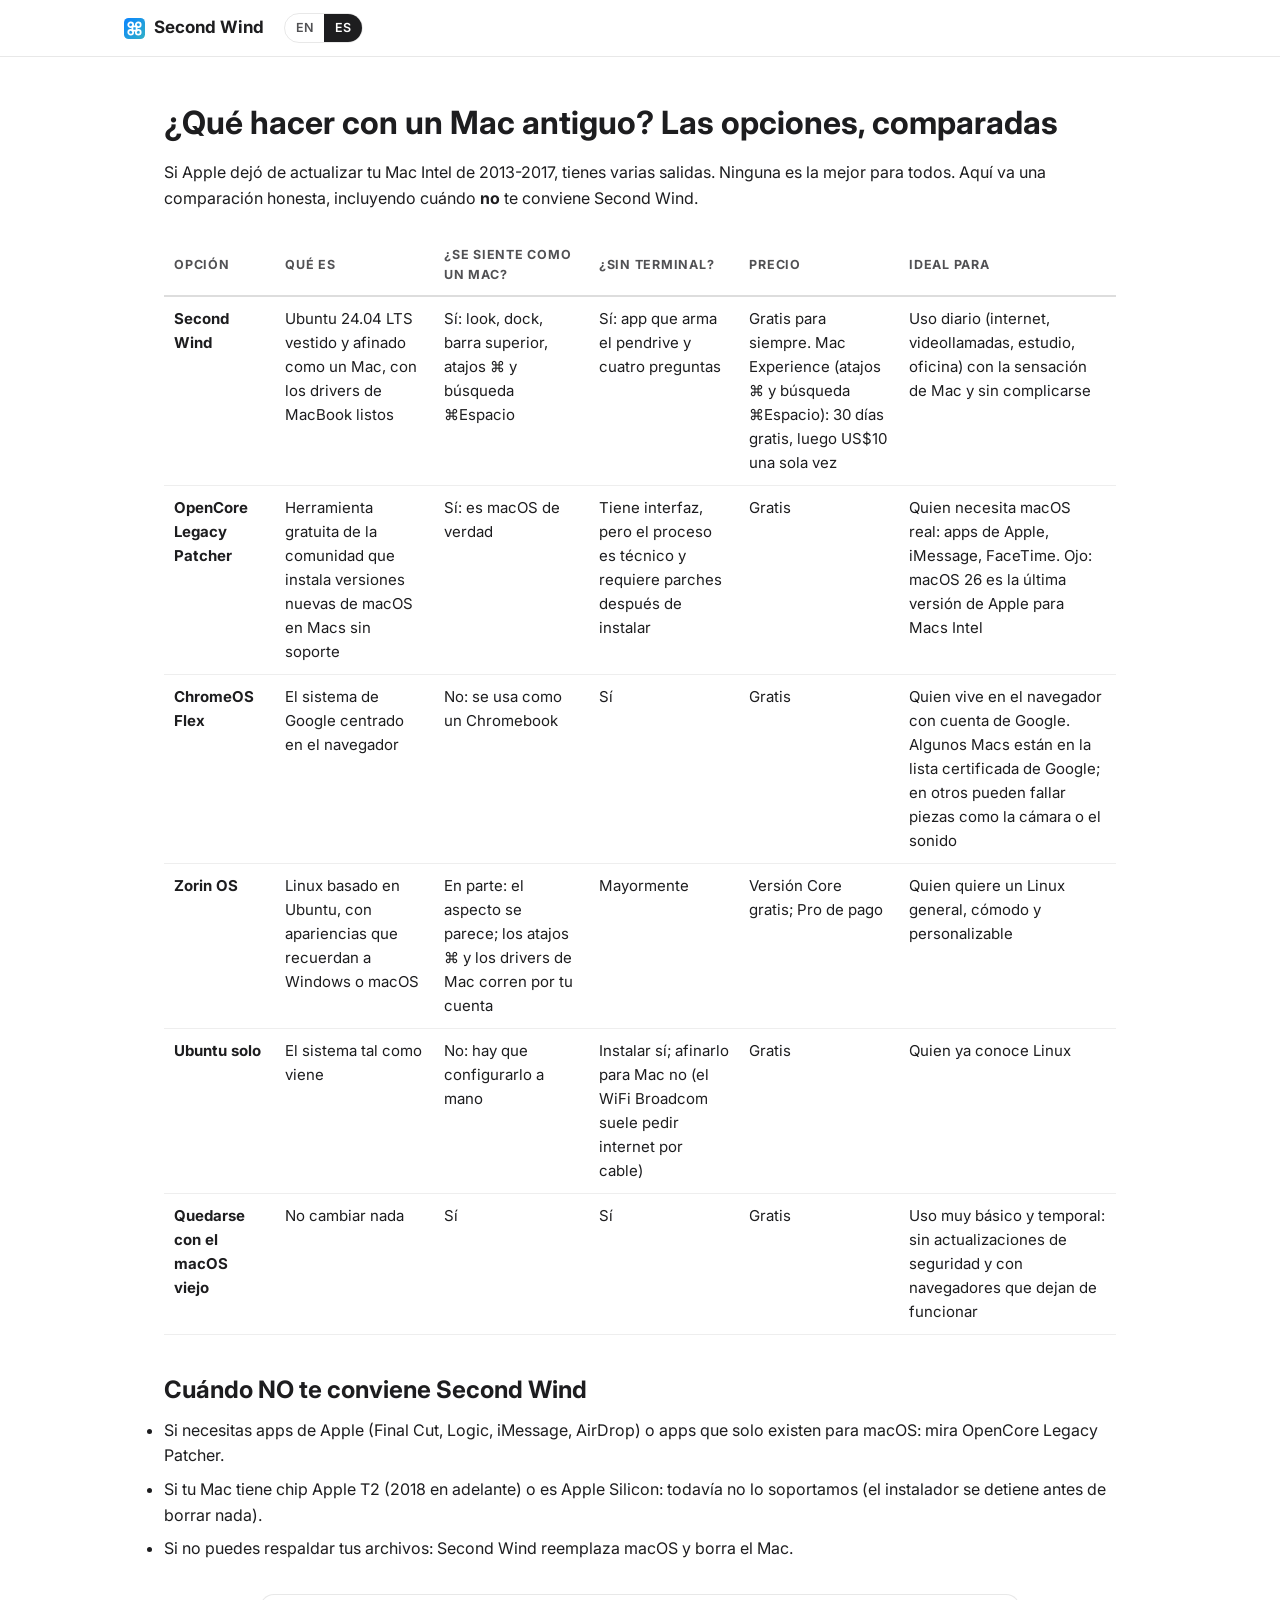
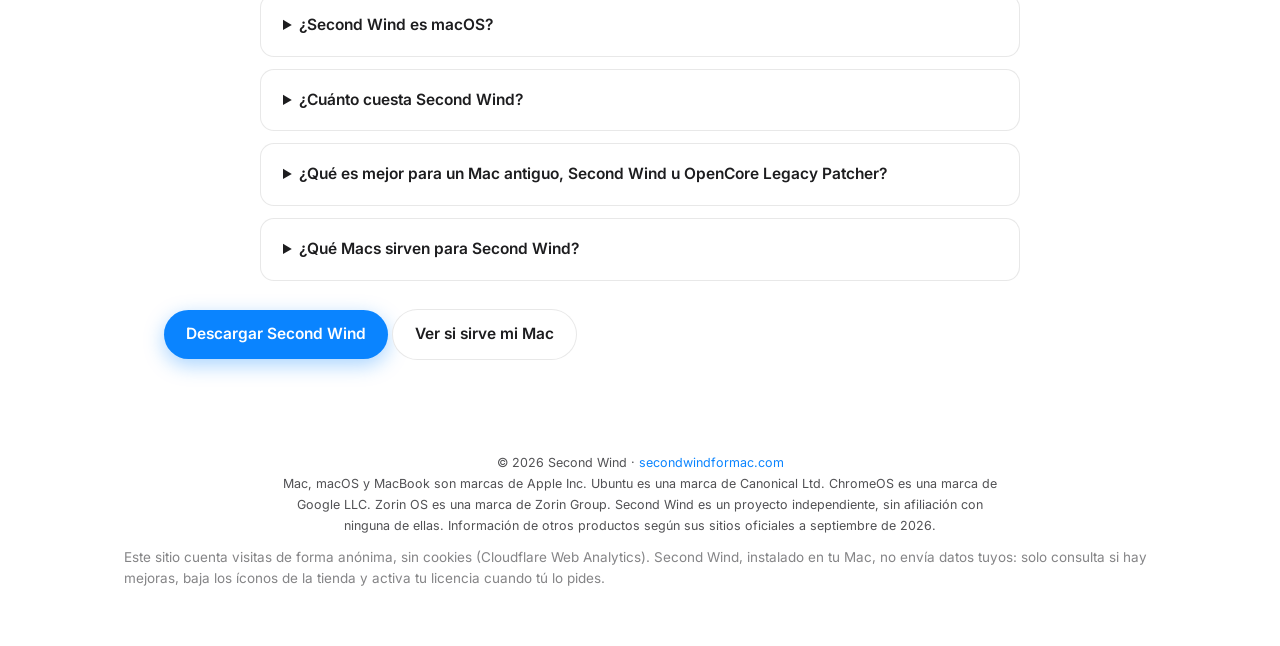
<file: es/comparar/index.html>
<!DOCTYPE html>
<html lang="es">
<head>
  <meta charset="utf-8">
  <meta name="viewport" content="width=device-width, initial-scale=1">
  <title>Second Wind vs OpenCore Legacy Patcher, ChromeOS Flex y Zorin OS: qué hacer con un Mac antiguo · Second Wind</title>
  <meta name="description" content="Comparación honesta de las opciones para un Mac Intel 2013-2017 que Apple dejó de actualizar: Second Wind, OpenCore Legacy Patcher, ChromeOS Flex, Zorin OS, Ubuntu o quedarse con el macOS viejo.">
  <link rel="canonical" href="https://secondwindformac.com/es/comparar/">
  <link rel="alternate" hreflang="en" href="https://secondwindformac.com/compare/">
  <link rel="alternate" hreflang="es" href="https://secondwindformac.com/es/comparar/">
  <link rel="alternate" hreflang="x-default" href="https://secondwindformac.com/compare/">
  <link rel="icon" type="image/svg+xml" href="../../assets/favicon.svg">
  <link rel="preconnect" href="https://fonts.googleapis.com">
  <link rel="preconnect" href="https://fonts.gstatic.com" crossorigin>
  <link href="https://fonts.googleapis.com/css2?family=Inter:wght@400;500;600;700;800&display=swap" rel="stylesheet">
  <link rel="stylesheet" href="../../styles.css">
<!-- Cloudflare Web Analytics --><script type='module' src='https://static.cloudflareinsights.com/beacon.min.js' data-cf-beacon='{"token": "4829b0f439ff4244b7309ff38470c616"}'></script><!-- End Cloudflare Web Analytics -->
<script type="application/ld+json">
{
 "@context": "https://schema.org",
 "@type": "FAQPage",
 "mainEntity": [
  {
   "@type": "Question",
   "name": "¿Second Wind es macOS?",
   "acceptedAnswer": {
    "@type": "Answer",
    "text": "No. Es Ubuntu 24.04 LTS configurado para verse y comportarse como un Mac. No contiene software, logos ni fuentes de Apple."
   }
  },
  {
   "@type": "Question",
   "name": "¿Cuánto cuesta Second Wind?",
   "acceptedAnswer": {
    "@type": "Answer",
    "text": "Second Wind es gratis para siempre: el look de Mac, los drivers, la tienda de apps y las actualizaciones. Mac Experience (los atajos de teclado ⌘ y la búsqueda ⌘Espacio) es gratis 30 días y luego cuesta US$10 una sola vez, no es una suscripción. Sin Mac Experience el Mac se sigue viendo como un Mac."
   }
  },
  {
   "@type": "Question",
   "name": "¿Qué es mejor para un Mac antiguo, Second Wind u OpenCore Legacy Patcher?",
   "acceptedAnswer": {
    "@type": "Answer",
    "text": "Depende de lo que necesites. OpenCore Legacy Patcher instala macOS real y conserva las apps de Apple, pero el proceso es técnico y macOS 26 es la última versión de Apple para Macs Intel. Second Wind instala Ubuntu con sensación de Mac, sin terminal, con drivers listos y actualizaciones de seguridad hasta 2029."
   }
  },
  {
   "@type": "Question",
   "name": "¿Qué Macs sirven para Second Wind?",
   "acceptedAnswer": {
    "@type": "Answer",
    "text": "Macs Intel de 2013 a 2017: MacBook Air (probado de punta a punta), MacBook Pro Retina e iMac de 2013 a 2015. Los MacBook Pro 2016-2017 están en desarrollo; los Macs con chip T2 y Apple Silicon no están soportados."
   }
  }
 ]
}
</script>
</head>
<body>

<header>
  <div class="wrap nav">
    <a class="brand" href="../../">
      <svg viewBox="0 0 64 64" aria-hidden="true"><defs><linearGradient id="swbrand" x1="0" y1="0" x2="1" y2="1"><stop offset="0" stop-color="#0a84ff"/><stop offset="1" stop-color="#30b0c7"/></linearGradient></defs><rect width="64" height="64" rx="14" fill="url(#swbrand)"/><g fill="none" stroke="#ffffff" stroke-width="1.7" stroke-linecap="round" transform="translate(6.4 6.4) scale(3.2)"><circle cx="4.4" cy="4.4" r="2.3"/><circle cx="11.6" cy="4.4" r="2.3"/><circle cx="4.4" cy="11.6" r="2.3"/><circle cx="11.6" cy="11.6" r="2.3"/><path d="M6 6h4v4H6z"/></g></svg>
      Second Wind
    </a>
    <div class="lang" aria-label="Language">
      <a href="../../compare/" lang="en">EN</a>
      <a class="on" href="./" lang="es">ES</a>
    </div>
  </div>
</header>

<main>
  <div class="wrap cmp" style="text-align:left;max-width:1000px;padding-top:40px;padding-bottom:48px">
    <h1>¿Qué hacer con un Mac antiguo? Las opciones, comparadas</h1>
    <p class="sub" style="margin:12px 0 24px;max-width:none;text-align:left">Si Apple dejó de actualizar tu Mac Intel de 2013-2017, tienes varias salidas. Ninguna es la mejor para todos. Aquí va una comparación honesta, incluyendo cuándo <strong>no</strong> te conviene Second Wind.</p>
    <div style="overflow-x:auto"><table class="cmpt" style="border-collapse:collapse;width:100%;font-size:15px"><thead><tr><th style="text-align:left;padding:10px;border-bottom:2px solid #ddd">Opción</th><th style="text-align:left;padding:10px;border-bottom:2px solid #ddd">Qué es</th><th style="text-align:left;padding:10px;border-bottom:2px solid #ddd">¿Se siente como un Mac?</th><th style="text-align:left;padding:10px;border-bottom:2px solid #ddd">¿Sin terminal?</th><th style="text-align:left;padding:10px;border-bottom:2px solid #ddd">Precio</th><th style="text-align:left;padding:10px;border-bottom:2px solid #ddd">Ideal para</th></tr></thead><tbody><tr><td data-label="Opción" style="vertical-align:top;padding:10px;border-bottom:1px solid #eee"><strong>Second Wind</strong></td><td data-label="Qué es" style="vertical-align:top;padding:10px;border-bottom:1px solid #eee">Ubuntu 24.04 LTS vestido y afinado como un Mac, con los drivers de MacBook listos</td><td data-label="¿Se siente como un Mac?" style="vertical-align:top;padding:10px;border-bottom:1px solid #eee">Sí: look, dock, barra superior, atajos ⌘ y búsqueda ⌘Espacio</td><td data-label="¿Sin terminal?" style="vertical-align:top;padding:10px;border-bottom:1px solid #eee">Sí: app que arma el pendrive y cuatro preguntas</td><td data-label="Precio" style="vertical-align:top;padding:10px;border-bottom:1px solid #eee">Gratis para siempre. Mac Experience (atajos ⌘ y búsqueda ⌘Espacio): 30 días gratis, luego US$10 una sola vez</td><td data-label="Ideal para" style="vertical-align:top;padding:10px;border-bottom:1px solid #eee">Uso diario (internet, videollamadas, estudio, oficina) con la sensación de Mac y sin complicarse</td></tr><tr><td data-label="Opción" style="vertical-align:top;padding:10px;border-bottom:1px solid #eee"><strong>OpenCore Legacy Patcher</strong></td><td data-label="Qué es" style="vertical-align:top;padding:10px;border-bottom:1px solid #eee">Herramienta gratuita de la comunidad que instala versiones nuevas de macOS en Macs sin soporte</td><td data-label="¿Se siente como un Mac?" style="vertical-align:top;padding:10px;border-bottom:1px solid #eee">Sí: es macOS de verdad</td><td data-label="¿Sin terminal?" style="vertical-align:top;padding:10px;border-bottom:1px solid #eee">Tiene interfaz, pero el proceso es técnico y requiere parches después de instalar</td><td data-label="Precio" style="vertical-align:top;padding:10px;border-bottom:1px solid #eee">Gratis</td><td data-label="Ideal para" style="vertical-align:top;padding:10px;border-bottom:1px solid #eee">Quien necesita macOS real: apps de Apple, iMessage, FaceTime. Ojo: macOS 26 es la última versión de Apple para Macs Intel</td></tr><tr><td data-label="Opción" style="vertical-align:top;padding:10px;border-bottom:1px solid #eee"><strong>ChromeOS Flex</strong></td><td data-label="Qué es" style="vertical-align:top;padding:10px;border-bottom:1px solid #eee">El sistema de Google centrado en el navegador</td><td data-label="¿Se siente como un Mac?" style="vertical-align:top;padding:10px;border-bottom:1px solid #eee">No: se usa como un Chromebook</td><td data-label="¿Sin terminal?" style="vertical-align:top;padding:10px;border-bottom:1px solid #eee">Sí</td><td data-label="Precio" style="vertical-align:top;padding:10px;border-bottom:1px solid #eee">Gratis</td><td data-label="Ideal para" style="vertical-align:top;padding:10px;border-bottom:1px solid #eee">Quien vive en el navegador con cuenta de Google. Algunos Macs están en la lista certificada de Google; en otros pueden fallar piezas como la cámara o el sonido</td></tr><tr><td data-label="Opción" style="vertical-align:top;padding:10px;border-bottom:1px solid #eee"><strong>Zorin OS</strong></td><td data-label="Qué es" style="vertical-align:top;padding:10px;border-bottom:1px solid #eee">Linux basado en Ubuntu, con apariencias que recuerdan a Windows o macOS</td><td data-label="¿Se siente como un Mac?" style="vertical-align:top;padding:10px;border-bottom:1px solid #eee">En parte: el aspecto se parece; los atajos ⌘ y los drivers de Mac corren por tu cuenta</td><td data-label="¿Sin terminal?" style="vertical-align:top;padding:10px;border-bottom:1px solid #eee">Mayormente</td><td data-label="Precio" style="vertical-align:top;padding:10px;border-bottom:1px solid #eee">Versión Core gratis; Pro de pago</td><td data-label="Ideal para" style="vertical-align:top;padding:10px;border-bottom:1px solid #eee">Quien quiere un Linux general, cómodo y personalizable</td></tr><tr><td data-label="Opción" style="vertical-align:top;padding:10px;border-bottom:1px solid #eee"><strong>Ubuntu solo</strong></td><td data-label="Qué es" style="vertical-align:top;padding:10px;border-bottom:1px solid #eee">El sistema tal como viene</td><td data-label="¿Se siente como un Mac?" style="vertical-align:top;padding:10px;border-bottom:1px solid #eee">No: hay que configurarlo a mano</td><td data-label="¿Sin terminal?" style="vertical-align:top;padding:10px;border-bottom:1px solid #eee">Instalar sí; afinarlo para Mac no (el WiFi Broadcom suele pedir internet por cable)</td><td data-label="Precio" style="vertical-align:top;padding:10px;border-bottom:1px solid #eee">Gratis</td><td data-label="Ideal para" style="vertical-align:top;padding:10px;border-bottom:1px solid #eee">Quien ya conoce Linux</td></tr><tr><td data-label="Opción" style="vertical-align:top;padding:10px;border-bottom:1px solid #eee"><strong>Quedarse con el macOS viejo</strong></td><td data-label="Qué es" style="vertical-align:top;padding:10px;border-bottom:1px solid #eee">No cambiar nada</td><td data-label="¿Se siente como un Mac?" style="vertical-align:top;padding:10px;border-bottom:1px solid #eee">Sí</td><td data-label="¿Sin terminal?" style="vertical-align:top;padding:10px;border-bottom:1px solid #eee">Sí</td><td data-label="Precio" style="vertical-align:top;padding:10px;border-bottom:1px solid #eee">Gratis</td><td data-label="Ideal para" style="vertical-align:top;padding:10px;border-bottom:1px solid #eee">Uso muy básico y temporal: sin actualizaciones de seguridad y con navegadores que dejan de funcionar</td></tr></tbody></table></div>
    <h2 style="margin-top:36px">Cuándo NO te conviene Second Wind</h2>
    <ul><li style="margin:8px 0">Si necesitas apps de Apple (Final Cut, Logic, iMessage, AirDrop) o apps que solo existen para macOS: mira OpenCore Legacy Patcher.</li><li style="margin:8px 0">Si tu Mac tiene chip Apple T2 (2018 en adelante) o es Apple Silicon: todavía no lo soportamos (el instalador se detiene antes de borrar nada).</li><li style="margin:8px 0">Si no puedes respaldar tus archivos: Second Wind reemplaza macOS y borra el Mac.</li></ul>
    <div class="faq" style="margin-top:32px"><details><summary>¿Second Wind es macOS?</summary><p>No. Es Ubuntu 24.04 LTS configurado para verse y comportarse como un Mac. No contiene software, logos ni fuentes de Apple.</p></details><details><summary>¿Cuánto cuesta Second Wind?</summary><p>Second Wind es gratis para siempre: el look de Mac, los drivers, la tienda de apps y las actualizaciones. Mac Experience (los atajos de teclado ⌘ y la búsqueda ⌘Espacio) es gratis 30 días y luego cuesta US$10 una sola vez, no es una suscripción. Sin Mac Experience el Mac se sigue viendo como un Mac.</p></details><details><summary>¿Qué es mejor para un Mac antiguo, Second Wind u OpenCore Legacy Patcher?</summary><p>Depende de lo que necesites. OpenCore Legacy Patcher instala macOS real y conserva las apps de Apple, pero el proceso es técnico y macOS 26 es la última versión de Apple para Macs Intel. Second Wind instala Ubuntu con sensación de Mac, sin terminal, con drivers listos y actualizaciones de seguridad hasta 2029.</p></details><details><summary>¿Qué Macs sirven para Second Wind?</summary><p>Macs Intel de 2013 a 2017: MacBook Air (probado de punta a punta), MacBook Pro Retina e iMac de 2013 a 2015. Los MacBook Pro 2016-2017 están en desarrollo; los Macs con chip T2 y Apple Silicon no están soportados.</p></details></div>
    <p style="margin-top:28px"><a class="btn btn-primary" href="../download/">Descargar Second Wind</a> <a class="btn btn-ghost" href="../compatibilidad/">Ver si sirve mi Mac</a></p>
  </div>
</main>
<style>@media (max-width:640px){.cmp{padding-left:10px!important;padding-right:10px!important}.cmp h1{font-size:30px}.cmpt thead{display:none}.cmpt,.cmpt tbody,.cmpt tr,.cmpt td{display:block;width:auto!important;max-width:100%;min-width:0!important}.cmpt tr{box-sizing:border-box;border:1px solid #e5e5e5;border-radius:14px;padding:6px 12px;margin:0 0 12px}.cmpt td{box-sizing:border-box;overflow-wrap:anywhere}.cmpt td{border:0!important;padding:6px 0!important}.cmpt td:first-child{font-size:18px}.cmpt td:not(:first-child)::before{content:attr(data-label);display:block;font-size:12px;font-weight:600;color:#888;text-transform:uppercase;letter-spacing:.03em}}</style>

<footer>
  <div class="wrap">
    <p class="legal">© 2026 Second Wind · <a href="../../es/">secondwindformac.com</a><br>Mac, macOS y MacBook son marcas de Apple Inc. Ubuntu es una marca de Canonical Ltd. ChromeOS es una marca de Google LLC. Zorin OS es una marca de Zorin Group. Second Wind es un proyecto independiente, sin afiliación con ninguna de ellas. Información de otros productos según sus sitios oficiales a septiembre de 2026.</p>
  </div>
  <div class="wrap"><p class="small" style="opacity:.7;margin-top:10px">Este sitio cuenta visitas de forma anónima, sin cookies (Cloudflare Web Analytics). Second Wind, instalado en tu Mac, no envía datos tuyos: solo consulta si hay mejoras, baja los íconos de la tienda y activa tu licencia cuando tú lo pides.</p></div>
</footer>
</body>
</html>
</file>
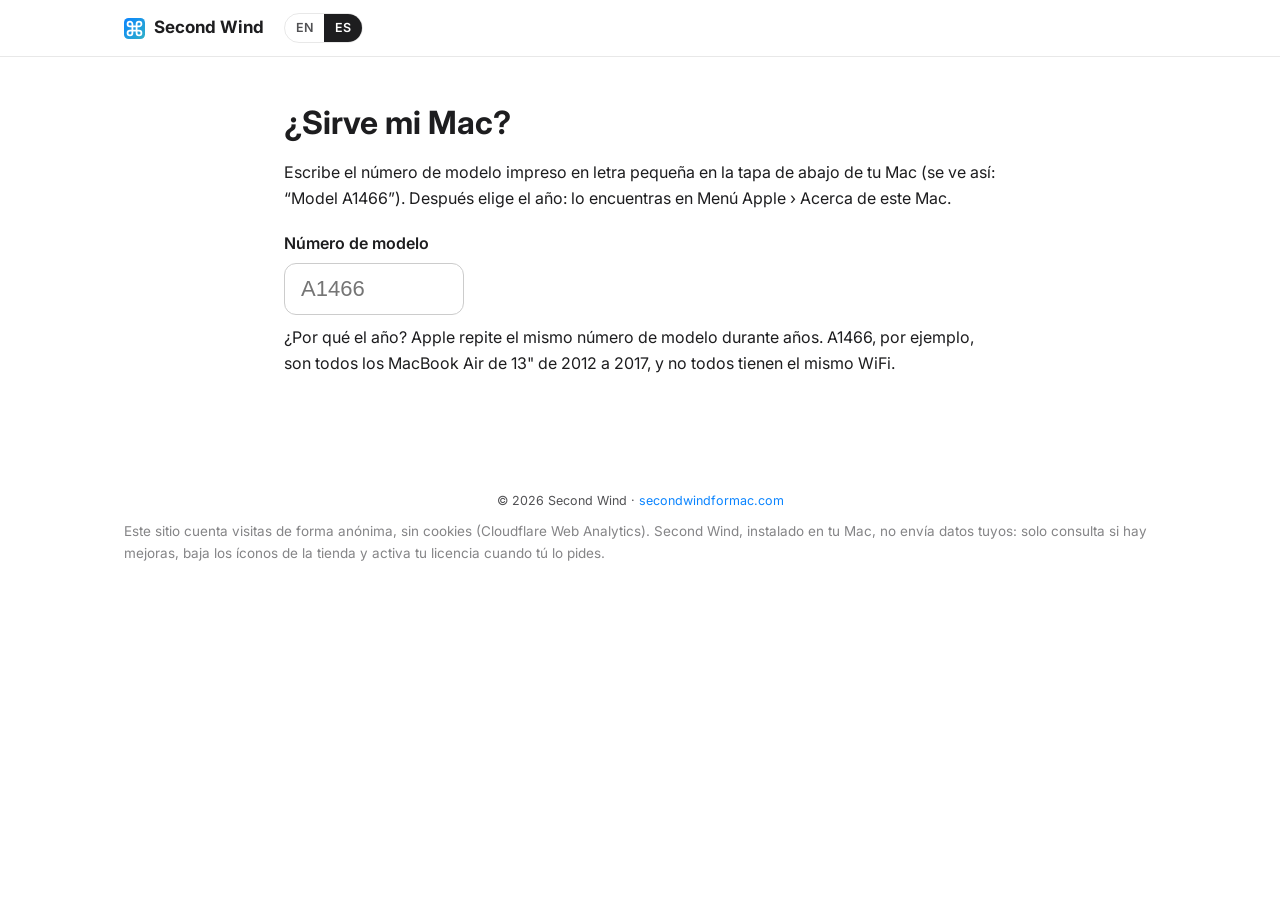
<file: es/compatibilidad/index.html>
<!DOCTYPE html>
<html lang="es">
<head>
  <meta charset="utf-8">
  <meta name="viewport" content="width=device-width, initial-scale=1">
  <title>¿Sirve mi Mac? · Second Wind</title>
  <meta name="description" content="Revisa si tu Mac sirve para Second Wind: escribe el número de modelo de la tapa de abajo (por ejemplo A1466) y elige el año.">
  <link rel="canonical" href="https://secondwindformac.com/es/compatibilidad/">
  <link rel="alternate" hreflang="en" href="https://secondwindformac.com/compatibility/">
  <link rel="alternate" hreflang="es" href="https://secondwindformac.com/es/compatibilidad/">
  <link rel="alternate" hreflang="x-default" href="https://secondwindformac.com/compatibility/">
  <link rel="icon" type="image/svg+xml" href="../../assets/favicon.svg">
  <link rel="preconnect" href="https://fonts.googleapis.com">
  <link rel="preconnect" href="https://fonts.gstatic.com" crossorigin>
  <link href="https://fonts.googleapis.com/css2?family=Inter:wght@400;500;600;700;800&display=swap" rel="stylesheet">
  <link rel="stylesheet" href="../../styles.css">
<!-- Cloudflare Web Analytics --><script type='module' src='https://static.cloudflareinsights.com/beacon.min.js' data-cf-beacon='{"token": "4829b0f439ff4244b7309ff38470c616"}'></script><!-- End Cloudflare Web Analytics -->
</head>
<body>

<header>
  <div class="wrap nav">
    <a class="brand" href="../../">
      <svg viewBox="0 0 64 64" aria-hidden="true"><defs><linearGradient id="swbrand" x1="0" y1="0" x2="1" y2="1"><stop offset="0" stop-color="#0a84ff"/><stop offset="1" stop-color="#30b0c7"/></linearGradient></defs><rect width="64" height="64" rx="14" fill="url(#swbrand)"/><g fill="none" stroke="#ffffff" stroke-width="1.7" stroke-linecap="round" stroke-linejoin="round" transform="translate(6.4 6.4) scale(3.2)"><path d="M6 3.7V12.3A2.3 2.3 0 1 1 3.7 10H12.3A2.3 2.3 0 1 1 10 12.3V3.7A2.3 2.3 0 1 1 12.3 6H3.7A2.3 2.3 0 1 1 6 3.7Z"/></g></svg>
      Second Wind
    </a>
    <div class="lang" aria-label="Language">
      <a href="../../compatibility/" lang="en">EN</a>
      <a class="on" href="./" lang="es">ES</a>
    </div>
  </div>
</header>

<main>
  <div class="wrap cmp" style="text-align:left;max-width:760px;padding-top:40px;padding-bottom:48px">
    <h1>¿Sirve mi Mac?</h1>
    <p class="sub" style="margin:12px 0 20px;max-width:none;text-align:left">Escribe el número de modelo impreso en letra pequeña en la tapa de abajo de tu Mac (se ve así: “Model A1466”). Después elige el año: lo encuentras en Menú Apple › Acerca de este Mac.</p>
    <label for="anum" style="display:block;font-weight:600;margin-bottom:6px">Número de modelo</label>
    <input id="anum" inputmode="text" autocomplete="off" placeholder="A1466" style="font-size:22px;padding:12px 16px;border-radius:12px;border:1px solid #ccc;width:180px;min-height:44px">
    <p class="note" style="margin-top:10px">¿Por qué el año? Apple repite el mismo número de modelo durante años. A1466, por ejemplo, son todos los MacBook Air de 13" de 2012 a 2017, y no todos tienen el mismo WiFi.</p>
    <div id="out" aria-live="polite" style="margin-top:22px"></div>
  </div>
</main>
<style>@media (max-width:640px){.cmp{padding-left:10px!important;padding-right:10px!important}.cmp h1{font-size:34px}}</style>
<script>
const MACS=[{"n":"Mac Pro (Early 2008)","y":2008,"a":["A1186"],"i":["MacPro3,1"],"s":"beta","es":"Beta: depende de la tarjeta gráfica instalada.","en":"Beta: depends on the installed graphics card."},{"n":"Mac Pro (Early 2009)","y":2009,"a":["A1289"],"i":["MacPro4,1"],"s":"beta","es":"Beta: depende de la tarjeta gráfica instalada.","en":"Beta: depends on the installed graphics card."},{"n":"Mac Pro (Mid 2010)","y":2010,"a":["A1289"],"i":["MacPro5,1"],"s":"beta","es":"Beta: depende de la tarjeta gráfica instalada.","en":"Beta: depends on the installed graphics card."},{"n":"Mac Pro Server (Mid 2010)","y":2010,"a":["A1289"],"i":["MacPro5,1"],"s":"beta","es":"Beta: depende de la tarjeta gráfica instalada.","en":"Beta: depends on the installed graphics card."},{"n":"Mac Pro (Mid 2012)","y":2012,"a":["A1289"],"i":["MacPro5,1"],"s":"beta","es":"Beta: depende de la tarjeta gráfica instalada.","en":"Beta: depends on the installed graphics card."},{"n":"Mac Pro Server (Mid 2012)","y":2012,"a":["A1289"],"i":["MacPro5,1"],"s":"beta","es":"Beta: depende de la tarjeta gráfica instalada.","en":"Beta: depends on the installed graphics card."},{"n":"Mac Pro (Late 2013)","y":2013,"a":["A1481"],"i":["MacPro6,1"],"s":"expected","es":"Todo tiene driver en el pendrive. La cámara (si tiene) se activa sola al conectarte al WiFi.","en":"Everything has a driver on the stick. The camera (if any) turns on by itself once you join WiFi."},{"n":"Mac Pro (2019)","y":2019,"a":["A1991"],"i":["MacPro7,1"],"s":"unsupported","es":"Tiene chip T2 (2018-2020): todavía no es compatible. El pendrive se detiene sin borrar nada.","en":"Has the T2 chip (2018-2020): not supported yet. The stick stops without erasing anything."},{"n":"Mac Pro (Rack, 2019)","y":2019,"a":["A2304"],"i":["MacPro7,1"],"s":"unsupported","es":"Tiene chip T2 (2018-2020): todavía no es compatible. El pendrive se detiene sin borrar nada.","en":"Has the T2 chip (2018-2020): not supported yet. The stick stops without erasing anything."},{"n":"Mac mini (Early 2009)","y":2009,"a":["A1283"],"i":["Macmini3,1"],"s":"beta","es":"Mac antiguo: necesita 4 GB de memoria o más y puede ir lento.","en":"Older Mac: needs 4 GB of memory or more and may feel slow."},{"n":"Mac mini (Late 2009)","y":2009,"a":["A1283"],"i":["Macmini3,1"],"s":"beta","es":"Mac antiguo: necesita 4 GB de memoria o más y puede ir lento.","en":"Older Mac: needs 4 GB of memory or more and may feel slow."},{"n":"Mac mini (Mid 2010)","y":2010,"a":["A1347"],"i":["Macmini4,1"],"s":"beta","es":"Mac antiguo: necesita 4 GB de memoria o más y puede ir lento.","en":"Older Mac: needs 4 GB of memory or more and may feel slow."},{"n":"Mac mini (Mid 2011)","y":2011,"a":["A1347"],"i":["Macmini5,1","Macmini5,2","Macmini5,3"],"s":"expected","es":"WiFi incluido en el pendrive desde la versión 0.9.3; aún sin prueba en este modelo.","en":"WiFi included on the stick since version 0.9.3; not yet tested on this model."},{"n":"Mac mini (Late 2012)","y":2012,"a":["A1347"],"i":["Macmini6,1","Macmini6,2"],"s":"expected","es":"WiFi incluido en el pendrive desde la versión 0.9.3; aún sin prueba en este modelo.","en":"WiFi included on the stick since version 0.9.3; not yet tested on this model."},{"n":"Mac mini (Late 2014)","y":2014,"a":["A1347"],"i":["Macmini7,1"],"s":"expected","es":"Todo tiene driver en el pendrive. La cámara (si tiene) se activa sola al conectarte al WiFi.","en":"Everything has a driver on the stick. The camera (if any) turns on by itself once you join WiFi."},{"n":"Mac mini (2018)","y":2018,"a":["A1993"],"i":["Macmini8,1"],"s":"unsupported","es":"Tiene chip T2 (2018-2020): todavía no es compatible. El pendrive se detiene sin borrar nada.","en":"Has the T2 chip (2018-2020): not supported yet. The stick stops without erasing anything."},{"n":"MacBook (13-inch, Aluminum, Late 2008)","y":2008,"a":["A1278"],"i":["MacBook5,1"],"s":"beta","es":"Mac antiguo: necesita 4 GB de memoria o más y puede ir lento.","en":"Older Mac: needs 4 GB of memory or more and may feel slow."},{"n":"MacBook (13-inch, Early 2008)","y":2008,"a":["A1181"],"i":["MacBook4,1"],"s":"beta","es":"Mac antiguo: necesita 4 GB de memoria o más y puede ir lento.","en":"Older Mac: needs 4 GB of memory or more and may feel slow."},{"n":"MacBook (13-inch, Early 2009)","y":2009,"a":["A1181"],"i":["MacBook5,2"],"s":"beta","es":"Mac antiguo: necesita 4 GB de memoria o más y puede ir lento.","en":"Older Mac: needs 4 GB of memory or more and may feel slow."},{"n":"MacBook (13-inch, Late 2009)","y":2009,"a":["A1342"],"i":["MacBook6,1"],"s":"beta","es":"Mac antiguo: necesita 4 GB de memoria o más y puede ir lento.","en":"Older Mac: needs 4 GB of memory or more and may feel slow."},{"n":"MacBook (13-inch, Mid 2009)","y":2009,"a":["A1181"],"i":["MacBook5,2"],"s":"beta","es":"Mac antiguo: necesita 4 GB de memoria o más y puede ir lento.","en":"Older Mac: needs 4 GB of memory or more and may feel slow."},{"n":"MacBook (13-inch, Mid 2010)","y":2010,"a":["A1342"],"i":["MacBook7,1"],"s":"beta","es":"Mac antiguo: necesita 4 GB de memoria o más y puede ir lento.","en":"Older Mac: needs 4 GB of memory or more and may feel slow."},{"n":"MacBook (Retina, 12-inch, Early 2015)","y":2015,"a":["A1534"],"i":["MacBook8,1"],"s":"beta","es":"Beta: aún no confirmamos el WiFi ni el reposo en este modelo.","en":"Beta: WiFi and sleep are not confirmed on this model yet."},{"n":"MacBook (Retina, 12-inch, Early 2016)","y":2016,"a":["A1534"],"i":["MacBook9,1"],"s":"beta","es":"Beta: aún no confirmamos el WiFi ni el reposo en este modelo.","en":"Beta: WiFi and sleep are not confirmed on this model yet."},{"n":"MacBook (Retina, 12-inch, 2017)","y":2017,"a":["A1534"],"i":["MacBook10,1"],"s":"beta","es":"Beta: aún no confirmamos el WiFi ni el reposo en este modelo.","en":"Beta: WiFi and sleep are not confirmed on this model yet."},{"n":"MacBook Air (Late 2008)","y":2008,"a":["A1304"],"i":["MacBookAir2,1"],"s":"unsupported","es":"Su WiFi no tiene driver en Linux. No recomendado.","en":"Its WiFi has no Linux driver. Not recommended."},{"n":"MacBook Air (Original, Early 2008)","y":2008,"a":["A1237"],"i":["MacBookAir1,1"],"s":"unsupported","es":"Su WiFi no tiene driver en Linux. No recomendado.","en":"Its WiFi has no Linux driver. Not recommended."},{"n":"MacBook Air (Mid 2009)","y":2009,"a":["A1304"],"i":["MacBookAir2,1"],"s":"unsupported","es":"Su WiFi no tiene driver en Linux. No recomendado.","en":"Its WiFi has no Linux driver. Not recommended."},{"n":"MacBook Air (11-inch, Late 2010)","y":2010,"a":["A1370"],"i":["MacBookAir3,1"],"s":"beta","es":"Mac antiguo: necesita 4 GB de memoria o más y puede ir lento.","en":"Older Mac: needs 4 GB of memory or more and may feel slow."},{"n":"MacBook Air (13-inch, Late 2010)","y":2010,"a":["A1369"],"i":["MacBookAir3,2"],"s":"beta","es":"Mac antiguo: necesita 4 GB de memoria o más y puede ir lento.","en":"Older Mac: needs 4 GB of memory or more and may feel slow."},{"n":"MacBook Air (11-inch, Mid 2011)","y":2011,"a":["A1370"],"i":["MacBookAir4,1"],"s":"expected","es":"Todo tiene driver en el pendrive. La cámara (si tiene) se activa sola al conectarte al WiFi.","en":"Everything has a driver on the stick. The camera (if any) turns on by itself once you join WiFi."},{"n":"MacBook Air (13-inch, Mid 2011)","y":2011,"a":["A1369"],"i":["MacBookAir4,2"],"s":"expected","es":"Todo tiene driver en el pendrive. La cámara (si tiene) se activa sola al conectarte al WiFi.","en":"Everything has a driver on the stick. The camera (if any) turns on by itself once you join WiFi."},{"n":"MacBook Air (11-inch, Mid 2012)","y":2012,"a":["A1465"],"i":["MacBookAir5,1"],"s":"expected","es":"Todo tiene driver en el pendrive. La cámara (si tiene) se activa sola al conectarte al WiFi.","en":"Everything has a driver on the stick. The camera (if any) turns on by itself once you join WiFi."},{"n":"MacBook Air (13-inch, Mid 2012)","y":2012,"a":["A1466"],"i":["MacBookAir5,2"],"s":"expected","es":"Todo tiene driver en el pendrive. La cámara (si tiene) se activa sola al conectarte al WiFi.","en":"Everything has a driver on the stick. The camera (if any) turns on by itself once you join WiFi."},{"n":"MacBook Air (11-inch, Mid 2013)","y":2013,"a":["A1465"],"i":["MacBookAir6,1"],"s":"expected","es":"Todo tiene driver en el pendrive. La cámara (si tiene) se activa sola al conectarte al WiFi.","en":"Everything has a driver on the stick. The camera (if any) turns on by itself once you join WiFi."},{"n":"MacBook Air (13-inch, Mid 2013)","y":2013,"a":["A1466"],"i":["MacBookAir6,2"],"s":"expected","es":"Todo tiene driver en el pendrive. La cámara (si tiene) se activa sola al conectarte al WiFi.","en":"Everything has a driver on the stick. The camera (if any) turns on by itself once you join WiFi."},{"n":"MacBook Air (11-inch, Early 2014)","y":2014,"a":["A1465"],"i":["MacBookAir6,1"],"s":"expected","es":"Todo tiene driver en el pendrive. La cámara (si tiene) se activa sola al conectarte al WiFi.","en":"Everything has a driver on the stick. The camera (if any) turns on by itself once you join WiFi."},{"n":"MacBook Air (13-inch, Early 2014)","y":2014,"a":["A1466"],"i":["MacBookAir6,2"],"s":"expected","es":"Todo tiene driver en el pendrive. La cámara (si tiene) se activa sola al conectarte al WiFi.","en":"Everything has a driver on the stick. The camera (if any) turns on by itself once you join WiFi."},{"n":"MacBook Air (11-inch, Early 2015)","y":2015,"a":["A1465"],"i":["MacBookAir7,1"],"s":"expected","es":"Todo tiene driver en el pendrive. La cámara (si tiene) se activa sola al conectarte al WiFi.","en":"Everything has a driver on the stick. The camera (if any) turns on by itself once you join WiFi."},{"n":"MacBook Air (13-inch, Early 2015)","y":2015,"a":["A1466"],"i":["MacBookAir7,2"],"s":"expected","es":"Todo tiene driver en el pendrive. La cámara (si tiene) se activa sola al conectarte al WiFi.","en":"Everything has a driver on the stick. The camera (if any) turns on by itself once you join WiFi."},{"n":"MacBook Air (13-inch, 2017)","y":2017,"a":["A1466"],"i":["MacBookAir7,2"],"s":"expected","es":"Todo tiene driver en el pendrive. La cámara (si tiene) se activa sola al conectarte al WiFi.","en":"Everything has a driver on the stick. The camera (if any) turns on by itself once you join WiFi."},{"n":"MacBook Air (Retina, 13-inch, 2018)","y":2018,"a":["A1932"],"i":["MacBookAir8,1"],"s":"unsupported","es":"Tiene chip T2 (2018-2020): todavía no es compatible. El pendrive se detiene sin borrar nada.","en":"Has the T2 chip (2018-2020): not supported yet. The stick stops without erasing anything."},{"n":"MacBook Air (Retina, 13-inch, 2019)","y":2019,"a":["A1932"],"i":["MacBookAir8,2"],"s":"unsupported","es":"Tiene chip T2 (2018-2020): todavía no es compatible. El pendrive se detiene sin borrar nada.","en":"Has the T2 chip (2018-2020): not supported yet. The stick stops without erasing anything."},{"n":"MacBook Air (Retina, 13-inch, 2020)","y":2020,"a":["A2179"],"i":["MacBookAir9,1"],"s":"unsupported","es":"Tiene chip T2 (2018-2020): todavía no es compatible. El pendrive se detiene sin borrar nada.","en":"Has the T2 chip (2018-2020): not supported yet. The stick stops without erasing anything."},{"n":"MacBook Pro (13-inch, Mid 2009)","y":2009,"a":["A1278"],"i":["MacBookPro5,5"],"s":"beta","es":"Mac antiguo: necesita 4 GB de memoria o más y puede ir lento.","en":"Older Mac: needs 4 GB of memory or more and may feel slow."},{"n":"MacBook Pro (13-inch, Mid 2010)","y":2010,"a":["A1278"],"i":["MacBookPro7,1"],"s":"beta","es":"Mac antiguo: necesita 4 GB de memoria o más y puede ir lento.","en":"Older Mac: needs 4 GB of memory or more and may feel slow."},{"n":"MacBook Pro (13-inch, Early 2011)","y":2011,"a":["A1278"],"i":["MacBookPro8,1"],"s":"expected","es":"WiFi incluido en el pendrive desde la versión 0.9.3; aún sin prueba en este modelo.","en":"WiFi included on the stick since version 0.9.3; not yet tested on this model."},{"n":"MacBook Pro (13-inch, Late 2011)","y":2011,"a":["A1278"],"i":["MacBookPro8,1"],"s":"expected","es":"WiFi incluido en el pendrive desde la versión 0.9.3; aún sin prueba en este modelo.","en":"WiFi included on the stick since version 0.9.3; not yet tested on this model."},{"n":"MacBook Pro (13-inch, Mid 2012)","y":2012,"a":["A1278"],"i":["MacBookPro9,2"],"s":"expected","es":"WiFi incluido en el pendrive desde la versión 0.9.3; aún sin prueba en este modelo.","en":"WiFi included on the stick since version 0.9.3; not yet tested on this model."},{"n":"MacBook Pro (Retina, 13-inch, Late 2012)","y":2012,"a":["A1425"],"i":["MacBookPro10,2"],"s":"expected","es":"WiFi incluido en el pendrive desde la versión 0.9.3; aún sin prueba en este modelo.","en":"WiFi included on the stick since version 0.9.3; not yet tested on this model."},{"n":"MacBook Pro (Retina, 13-inch, Early 2013)","y":2013,"a":["A1425"],"i":["MacBookPro10,2"],"s":"expected","es":"WiFi incluido en el pendrive desde la versión 0.9.3; aún sin prueba en este modelo.","en":"WiFi included on the stick since version 0.9.3; not yet tested on this model."},{"n":"MacBook Pro (Retina, 13-inch, Late 2013)","y":2013,"a":["A1502"],"i":["MacBookPro11,1"],"s":"expected","es":"Todo tiene driver en el pendrive. La cámara (si tiene) se activa sola al conectarte al WiFi.","en":"Everything has a driver on the stick. The camera (if any) turns on by itself once you join WiFi."},{"n":"MacBook Pro (Retina, 13-inch, Mid 2014)","y":2014,"a":["A1502"],"i":["MacBookPro11,1"],"s":"expected","es":"Todo tiene driver en el pendrive. La cámara (si tiene) se activa sola al conectarte al WiFi.","en":"Everything has a driver on the stick. The camera (if any) turns on by itself once you join WiFi."},{"n":"MacBook Pro (Retina, 13-inch, Early 2015)","y":2015,"a":["A1502"],"i":["MacBookPro12,1"],"s":"partial","es":"Funciona. El WiFi en 5 GHz puede tener señal débil (2,4 GHz va bien).","en":"Works. WiFi on 5 GHz may have a weak signal (2.4 GHz is fine)."},{"n":"MacBook Pro (13-inch, 2016, Four Thunderbolt 3 ports)","y":2016,"a":["A1706"],"i":["MacBookPro13,2"],"s":"beta","es":"Beta: la Touch Bar (y con ella Esc y las teclas F), el sonido y el WiFi tienen limitaciones.","en":"Beta: the Touch Bar (and with it Esc and the F keys), sound and WiFi have limitations."},{"n":"MacBook Pro (13-inch, 2016, Two Thunderbolt 3 ports)","y":2016,"a":["A1708"],"i":["MacBookPro13,1"],"s":"partial","es":"Funciona, pero el sonido de los parlantes aún no (lo estamos resolviendo).","en":"Works, but the built-in speakers don't play sound yet (we're working on it)."},{"n":"MacBook Pro (13-inch, 2017, Four Thunderbolt 3 ports)","y":2017,"a":["A1706"],"i":["MacBookPro14,2"],"s":"beta","es":"Beta: la Touch Bar (y con ella Esc y las teclas F), el sonido y el WiFi tienen limitaciones.","en":"Beta: the Touch Bar (and with it Esc and the F keys), sound and WiFi have limitations."},{"n":"MacBook Pro (13-inch, 2017, Two Thunderbolt 3 ports)","y":2017,"a":["A1708"],"i":["MacBookPro14,1"],"s":"partial","es":"Funciona, pero el sonido de los parlantes aún no (lo estamos resolviendo).","en":"Works, but the built-in speakers don't play sound yet (we're working on it)."},{"n":"MacBook Pro (13-inch, 2018, Four Thunderbolt 3 ports)","y":2018,"a":["A1989"],"i":["MacBookPro15,2"],"s":"unsupported","es":"Tiene chip T2 (2018-2020): todavía no es compatible. El pendrive se detiene sin borrar nada.","en":"Has the T2 chip (2018-2020): not supported yet. The stick stops without erasing anything."},{"n":"MacBook Pro (13-inch, 2019, Four Thunderbolt 3 ports)","y":2019,"a":["A1989"],"i":["MacBookPro15,2"],"s":"unsupported","es":"Tiene chip T2 (2018-2020): todavía no es compatible. El pendrive se detiene sin borrar nada.","en":"Has the T2 chip (2018-2020): not supported yet. The stick stops without erasing anything."},{"n":"MacBook Pro (13-inch, 2019, Two Thunderbolt 3 ports)","y":2019,"a":["A2159"],"i":["MacBookPro15,4"],"s":"unsupported","es":"Tiene chip T2 (2018-2020): todavía no es compatible. El pendrive se detiene sin borrar nada.","en":"Has the T2 chip (2018-2020): not supported yet. The stick stops without erasing anything."},{"n":"MacBook Pro (13-inch, 2020, Four Thunderbolt 3 ports)","y":2020,"a":["A2251"],"i":["MacBookPro16,2"],"s":"unsupported","es":"Tiene chip T2 (2018-2020): todavía no es compatible. El pendrive se detiene sin borrar nada.","en":"Has the T2 chip (2018-2020): not supported yet. The stick stops without erasing anything."},{"n":"MacBook Pro (13-inch, 2020, Two Thunderbolt 3 ports)","y":2020,"a":["A2289"],"i":["MacBookPro16,3"],"s":"unsupported","es":"Tiene chip T2 (2018-2020): todavía no es compatible. El pendrive se detiene sin borrar nada.","en":"Has the T2 chip (2018-2020): not supported yet. The stick stops without erasing anything."},{"n":"MacBook Pro (15-inch, Early 2008)","y":2008,"a":["A1260"],"i":["MacBookPro4,1"],"s":"beta","es":"Mac antiguo: necesita 4 GB de memoria o más y puede ir lento.","en":"Older Mac: needs 4 GB of memory or more and may feel slow."},{"n":"MacBook Pro (15-inch, Late 2008)","y":2008,"a":["A1286"],"i":["MacBookPro5,1"],"s":"beta","es":"Mac antiguo: necesita 4 GB de memoria o más y puede ir lento.","en":"Older Mac: needs 4 GB of memory or more and may feel slow."},{"n":"MacBook Pro (15-inch, 2.53GHz, Mid 2009)","y":2009,"a":["A1286"],"i":["MacBookPro5,3"],"s":"beta","es":"Mac antiguo: necesita 4 GB de memoria o más y puede ir lento.","en":"Older Mac: needs 4 GB of memory or more and may feel slow."},{"n":"MacBook Pro (15-inch, Mid 2009)","y":2009,"a":["A1286"],"i":["MacBookPro5,3"],"s":"beta","es":"Mac antiguo: necesita 4 GB de memoria o más y puede ir lento.","en":"Older Mac: needs 4 GB of memory or more and may feel slow."},{"n":"MacBook Pro (15-inch, Mid 2010)","y":2010,"a":["A1286"],"i":["MacBookPro6,2"],"s":"beta","es":"Mac antiguo: necesita 4 GB de memoria o más y puede ir lento.","en":"Older Mac: needs 4 GB of memory or more and may feel slow."},{"n":"MacBook Pro (15-inch, Early 2011)","y":2011,"a":["A1286"],"i":["MacBookPro8,2"],"s":"expected","es":"WiFi incluido en el pendrive desde la versión 0.9.3; aún sin prueba en este modelo.","en":"WiFi included on the stick since version 0.9.3; not yet tested on this model."},{"n":"MacBook Pro (15-inch, Late 2011)","y":2011,"a":["A1286"],"i":["MacBookPro8,2"],"s":"expected","es":"WiFi incluido en el pendrive desde la versión 0.9.3; aún sin prueba en este modelo.","en":"WiFi included on the stick since version 0.9.3; not yet tested on this model."},{"n":"MacBook Pro (15-inch, Mid 2012)","y":2012,"a":["A1286"],"i":["MacBookPro9,1"],"s":"expected","es":"WiFi incluido en el pendrive desde la versión 0.9.3; aún sin prueba en este modelo.","en":"WiFi included on the stick since version 0.9.3; not yet tested on this model."},{"n":"MacBook Pro (Retina, 15-inch, Mid 2012)","y":2012,"a":["A1398"],"i":["MacBookPro10,1"],"s":"expected","es":"WiFi incluido en el pendrive desde la versión 0.9.3; aún sin prueba en este modelo.","en":"WiFi included on the stick since version 0.9.3; not yet tested on this model."},{"n":"MacBook Pro (Retina, 15-inch, Early 2013)","y":2013,"a":["A1398"],"i":["MacBookPro10,1"],"s":"expected","es":"WiFi incluido en el pendrive desde la versión 0.9.3; aún sin prueba en este modelo.","en":"WiFi included on the stick since version 0.9.3; not yet tested on this model."},{"n":"MacBook Pro (Retina, 15-inch, Late 2013)","y":2013,"a":["A1398"],"i":["MacBookPro11,2","MacBookPro11,3"],"s":"expected","es":"Todo tiene driver en el pendrive. La cámara (si tiene) se activa sola al conectarte al WiFi.","en":"Everything has a driver on the stick. The camera (if any) turns on by itself once you join WiFi."},{"n":"MacBook Pro (Retina, 15-inch, Mid 2014)","y":2014,"a":["A1398"],"i":["MacBookPro11,2","MacBookPro11,3"],"s":"expected","es":"Todo tiene driver en el pendrive. La cámara (si tiene) se activa sola al conectarte al WiFi.","en":"Everything has a driver on the stick. The camera (if any) turns on by itself once you join WiFi."},{"n":"MacBook Pro (Retina, 15-inch, Mid 2015)","y":2015,"a":["A1398"],"i":["MacBookPro11,4","MacBookPro11,5"],"s":"partial","es":"Funciona. El WiFi en 5 GHz puede tener señal débil (2,4 GHz va bien).","en":"Works. WiFi on 5 GHz may have a weak signal (2.4 GHz is fine)."},{"n":"MacBook Pro (15-inch, 2016)","y":2016,"a":["A1707"],"i":["MacBookPro13,3"],"s":"beta","es":"Beta: la Touch Bar (y con ella Esc y las teclas F), el sonido y el WiFi tienen limitaciones.","en":"Beta: the Touch Bar (and with it Esc and the F keys), sound and WiFi have limitations."},{"n":"MacBook Pro (15-inch, 2017)","y":2017,"a":["A1707"],"i":["MacBookPro14,3"],"s":"beta","es":"Beta: la Touch Bar (y con ella Esc y las teclas F), el sonido y el WiFi tienen limitaciones.","en":"Beta: the Touch Bar (and with it Esc and the F keys), sound and WiFi have limitations."},{"n":"MacBook Pro (15-inch, 2018)","y":2018,"a":["A1990"],"i":["MacBookPro15,1","MacBookPro15,3"],"s":"unsupported","es":"Tiene chip T2 (2018-2020): todavía no es compatible. El pendrive se detiene sin borrar nada.","en":"Has the T2 chip (2018-2020): not supported yet. The stick stops without erasing anything."},{"n":"MacBook Pro (15-inch, 2019)","y":2019,"a":["A1990"],"i":["MacBookPro15,1","MacBookPro15,3"],"s":"unsupported","es":"Tiene chip T2 (2018-2020): todavía no es compatible. El pendrive se detiene sin borrar nada.","en":"Has the T2 chip (2018-2020): not supported yet. The stick stops without erasing anything."},{"n":"MacBook Pro (16-inch, 2019)","y":2019,"a":["A2141"],"i":["MacBookPro16,1","MacBookPro16,4"],"s":"unsupported","es":"Tiene chip T2 (2018-2020): todavía no es compatible. El pendrive se detiene sin borrar nada.","en":"Has the T2 chip (2018-2020): not supported yet. The stick stops without erasing anything."},{"n":"MacBook Pro (17-inch, Early 2008)","y":2008,"a":["A1261"],"i":["MacBookPro4,1"],"s":"beta","es":"Mac antiguo: necesita 4 GB de memoria o más y puede ir lento.","en":"Older Mac: needs 4 GB of memory or more and may feel slow."},{"n":"MacBook Pro (17-inch, Early 2009)","y":2009,"a":["A1297"],"i":["MacBookPro5,2"],"s":"beta","es":"Mac antiguo: necesita 4 GB de memoria o más y puede ir lento.","en":"Older Mac: needs 4 GB of memory or more and may feel slow."},{"n":"MacBook Pro (17-inch, Mid 2009)","y":2009,"a":["A1297"],"i":["MacBookPro5,2"],"s":"beta","es":"Mac antiguo: necesita 4 GB de memoria o más y puede ir lento.","en":"Older Mac: needs 4 GB of memory or more and may feel slow."},{"n":"MacBook Pro (17-inch, Mid 2010)","y":2010,"a":["A1297"],"i":["MacBookPro6,1"],"s":"beta","es":"Mac antiguo: necesita 4 GB de memoria o más y puede ir lento.","en":"Older Mac: needs 4 GB of memory or more and may feel slow."},{"n":"MacBook Pro (17-inch, Early 2011)","y":2011,"a":["A1297"],"i":["MacBookPro8,3"],"s":"expected","es":"WiFi incluido en el pendrive desde la versión 0.9.3; aún sin prueba en este modelo.","en":"WiFi included on the stick since version 0.9.3; not yet tested on this model."},{"n":"MacBook Pro (17-inch, Late 2011)","y":2011,"a":["A1297"],"i":["MacBookPro8,3"],"s":"expected","es":"WiFi incluido en el pendrive desde la versión 0.9.3; aún sin prueba en este modelo.","en":"WiFi included on the stick since version 0.9.3; not yet tested on this model."},{"n":"iMac (20-inch, Early 2008)","y":2008,"a":["A1224"],"i":["iMac8,1"],"s":"beta","es":"Mac antiguo: necesita 4 GB de memoria o más y puede ir lento.","en":"Older Mac: needs 4 GB of memory or more and may feel slow."},{"n":"iMac (24-inch, Early 2008)","y":2008,"a":["A1225"],"i":["iMac8,1"],"s":"beta","es":"Mac antiguo: necesita 4 GB de memoria o más y puede ir lento.","en":"Older Mac: needs 4 GB of memory or more and may feel slow."},{"n":"iMac (20-inch, Early 2009)","y":2009,"a":["A1224"],"i":["iMac9,1"],"s":"beta","es":"Mac antiguo: necesita 4 GB de memoria o más y puede ir lento.","en":"Older Mac: needs 4 GB of memory or more and may feel slow."},{"n":"iMac (20-inch, Mid 2009)","y":2009,"a":["A1224"],"i":["iMac9,1"],"s":"beta","es":"Mac antiguo: necesita 4 GB de memoria o más y puede ir lento.","en":"Older Mac: needs 4 GB of memory or more and may feel slow."},{"n":"iMac (21.5-inch, Late 2009)","y":2009,"a":["A1311"],"i":["iMac10,1"],"s":"beta","es":"Mac antiguo: necesita 4 GB de memoria o más y puede ir lento.","en":"Older Mac: needs 4 GB of memory or more and may feel slow."},{"n":"iMac (24-inch, Early 2009)","y":2009,"a":["A1225"],"i":["iMac9,1"],"s":"beta","es":"Mac antiguo: necesita 4 GB de memoria o más y puede ir lento.","en":"Older Mac: needs 4 GB of memory or more and may feel slow."},{"n":"iMac (27-inch, Late 2009)","y":2009,"a":["A1312"],"i":["iMac10,1"],"s":"beta","es":"Mac antiguo: necesita 4 GB de memoria o más y puede ir lento.","en":"Older Mac: needs 4 GB of memory or more and may feel slow."},{"n":"iMac (21.5-inch, Mid 2010)","y":2010,"a":["A1311"],"i":["iMac11,2"],"s":"beta","es":"Mac antiguo: necesita 4 GB de memoria o más y puede ir lento.","en":"Older Mac: needs 4 GB of memory or more and may feel slow."},{"n":"iMac (27-inch, Mid 2010)","y":2010,"a":["A1312"],"i":["iMac11,3"],"s":"beta","es":"Mac antiguo: necesita 4 GB de memoria o más y puede ir lento.","en":"Older Mac: needs 4 GB of memory or more and may feel slow."},{"n":"iMac (21.5-inch, Mid 2011)","y":2011,"a":["A1311"],"i":["iMac12,1"],"s":"expected","es":"WiFi incluido en el pendrive desde la versión 0.9.3; aún sin prueba en este modelo.","en":"WiFi included on the stick since version 0.9.3; not yet tested on this model."},{"n":"iMac (27-inch, Mid 2011)","y":2011,"a":["A1312"],"i":["iMac12,2"],"s":"expected","es":"WiFi incluido en el pendrive desde la versión 0.9.3; aún sin prueba en este modelo.","en":"WiFi included on the stick since version 0.9.3; not yet tested on this model."},{"n":"iMac (21.5-inch, Late 2012)","y":2012,"a":["A1418"],"i":["iMac13,1"],"s":"expected","es":"WiFi incluido en el pendrive desde la versión 0.9.3; aún sin prueba en este modelo.","en":"WiFi included on the stick since version 0.9.3; not yet tested on this model."},{"n":"iMac (27-inch, Late 2012)","y":2012,"a":["A1419"],"i":["iMac13,2"],"s":"expected","es":"WiFi incluido en el pendrive desde la versión 0.9.3; aún sin prueba en este modelo.","en":"WiFi included on the stick since version 0.9.3; not yet tested on this model."},{"n":"iMac (21.5-inch, Late 2013)","y":2013,"a":["A1418"],"i":["iMac14,1","iMac14,3"],"s":"expected","es":"Todo tiene driver en el pendrive. La cámara (si tiene) se activa sola al conectarte al WiFi.","en":"Everything has a driver on the stick. The camera (if any) turns on by itself once you join WiFi."},{"n":"iMac (27-inch, Late 2013)","y":2013,"a":["A1419"],"i":["iMac14,2"],"s":"expected","es":"Todo tiene driver en el pendrive. La cámara (si tiene) se activa sola al conectarte al WiFi.","en":"Everything has a driver on the stick. The camera (if any) turns on by itself once you join WiFi."},{"n":"iMac (21.5-inch, Mid 2014)","y":2014,"a":["A1418"],"i":["iMac14,4"],"s":"expected","es":"Todo tiene driver en el pendrive. La cámara (si tiene) se activa sola al conectarte al WiFi.","en":"Everything has a driver on the stick. The camera (if any) turns on by itself once you join WiFi."},{"n":"iMac (Retina 5K, 27-inch, Late 2014)","y":2014,"a":["A1419"],"i":["iMac15,1"],"s":"expected","es":"Todo tiene driver en el pendrive. La cámara (si tiene) se activa sola al conectarte al WiFi.","en":"Everything has a driver on the stick. The camera (if any) turns on by itself once you join WiFi."},{"n":"iMac (21.5-inch, Late 2015)","y":2015,"a":["A1418"],"i":["iMac16,1"],"s":"expected","es":"Todo tiene driver en el pendrive. La cámara (si tiene) se activa sola al conectarte al WiFi.","en":"Everything has a driver on the stick. The camera (if any) turns on by itself once you join WiFi."},{"n":"iMac (Retina 4K, 21.5-inch, Late 2015)","y":2015,"a":["A1418"],"i":["iMac16,2"],"s":"expected","es":"Todo tiene driver en el pendrive. La cámara (si tiene) se activa sola al conectarte al WiFi.","en":"Everything has a driver on the stick. The camera (if any) turns on by itself once you join WiFi."},{"n":"iMac (Retina 5K, 27-inch, Late 2015)","y":2015,"a":["A1419"],"i":["iMac17,1"],"s":"partial","es":"Funciona. El WiFi en 5 GHz puede tener señal débil (2,4 GHz va bien).","en":"Works. WiFi on 5 GHz may have a weak signal (2.4 GHz is fine)."},{"n":"iMac (Retina 5K, 27-inch, Mid 2015)","y":2015,"a":["A1419"],"i":["iMac15,1"],"s":"expected","es":"Todo tiene driver en el pendrive. La cámara (si tiene) se activa sola al conectarte al WiFi.","en":"Everything has a driver on the stick. The camera (if any) turns on by itself once you join WiFi."},{"n":"iMac (21.5-inch, 2017)","y":2017,"a":["A1418"],"i":["iMac18,1"],"s":"partial","es":"Funciona, pero el sonido de los parlantes aún no (lo estamos resolviendo).","en":"Works, but the built-in speakers don't play sound yet (we're working on it)."},{"n":"iMac (Retina 4K, 21.5-inch, 2017)","y":2017,"a":["A1418"],"i":["iMac18,2"],"s":"partial","es":"Funciona, pero el sonido de los parlantes aún no (lo estamos resolviendo).","en":"Works, but the built-in speakers don't play sound yet (we're working on it)."},{"n":"iMac (Retina 5K, 27-inch, 2017)","y":2017,"a":["A1419"],"i":["iMac18,3"],"s":"partial","es":"Funciona, pero el sonido de los parlantes aún no (lo estamos resolviendo).","en":"Works, but the built-in speakers don't play sound yet (we're working on it)."},{"n":"iMac (Retina 4K, 21.5-inch, 2019)","y":2019,"a":["A2116"],"i":["iMac19,2"],"s":"beta","es":"Beta: su WiFi puede necesitar archivos de macOS. Aún sin confirmar.","en":"Beta: its WiFi may need files from macOS. Not confirmed yet."},{"n":"iMac (Retina 5K, 27-inch, 2019)","y":2019,"a":["A2115"],"i":["iMac19,1"],"s":"beta","es":"Beta: su WiFi puede necesitar archivos de macOS. Aún sin confirmar.","en":"Beta: its WiFi may need files from macOS. Not confirmed yet."},{"n":"iMac (Retina 5K, 27-inch, 2020)","y":2020,"a":["A2115"],"i":["iMac20,1","iMac20,2"],"s":"unsupported","es":"Tiene chip T2 (2018-2020): todavía no es compatible. El pendrive se detiene sin borrar nada.","en":"Has the T2 chip (2018-2020): not supported yet. The stick stops without erasing anything."},{"n":"iMac Pro (2017)","y":2017,"a":["A1862"],"i":["iMacPro1,1"],"s":"unsupported","es":"Tiene chip T2 (2018-2020): todavía no es compatible. El pendrive se detiene sin borrar nada.","en":"Has the T2 chip (2018-2020): not supported yet. The stick stops without erasing anything."}];
const L={"lv": {"verified": "Probado por nosotros: todo funciona", "expected": "Debería funcionar completo", "partial": "Funciona, con un límite", "beta": "Beta: funciona con detalles", "unsupported": "Todavía no es compatible"}, "pick": "Varios Mac comparten ese número. ¿Cuál es el tuyo?", "none": "Ese número no es un Mac Intel que conozcamos. Revísalo en la tapa de abajo. Los Mac con chip Apple (M1 o posterior) no necesitan Second Wind.", "model": "Modelo"};
const LANG="es";
const COL={verified:"#16a34a",expected:"#16a34a",partial:"#ca8a04",beta:"#ea580c",unsupported:"#dc2626"};
const out=document.getElementById("out"), inp=document.getElementById("anum");
function esc(s){return s.replace(/[&<>"]/g,c=>({"&":"&amp;","<":"&lt;",">":"&gt;",'"':"&quot;"})[c]);}
function card(m){return '<div class="card" style="text-align:left;margin-top:12px"><h3>'+esc(m.n)+'</h3><p style="color:#666">'+L.model+' '+m.a.join(", ")+' · '+m.y+'</p><p><span style="display:inline-block;width:12px;height:12px;border-radius:6px;background:'+COL[m.s]+';margin-right:8px"></span><strong>'+L.lv[m.s]+'</strong></p><p>'+esc(LANG=="es"?m.es:m.en)+'</p></div>';}
function show(){
  const dg=inp.value.replace(/\D/g,""); out.innerHTML="";
  if(dg.length!==4) return;
  const ms=MACS.filter(m=>m.a.includes("A"+dg)).sort((x,y)=>y.y-x.y);
  if(!ms.length){out.innerHTML='<p>'+L.none+'</p>';return;}
  if(ms.length===1){out.innerHTML=card(ms[0]);return;}
  out.innerHTML='<p><strong>'+L.pick+'</strong></p>'+ms.map((m,k)=>'<button class="btn" data-k="'+k+'" style="display:block;margin:6px 0;min-height:44px;text-align:left">'+esc(m.n)+'</button>').join("")+'<div id="sel"></div>';
  out.querySelectorAll("button").forEach(b=>b.onclick=()=>{out.querySelectorAll("button").forEach(x=>{x.style.background="";x.style.color="";x.setAttribute("aria-pressed","false");});b.style.background="#0a84ff";b.style.color="#fff";b.setAttribute("aria-pressed","true");const s=document.getElementById("sel");s.innerHTML=card(ms[+b.dataset.k]);s.scrollIntoView({behavior:"smooth",block:"nearest"});});
}
inp.addEventListener("input",show);
</script>

<footer>
  <div class="wrap">
    <p class="legal">© 2026 Second Wind · <a href="../../">secondwindformac.com</a></p>
  </div>
  <div class="wrap"><p class="small" style="opacity:.7;margin-top:10px">Este sitio cuenta visitas de forma anónima, sin cookies (Cloudflare Web Analytics). Second Wind, instalado en tu Mac, no envía datos tuyos: solo consulta si hay mejoras, baja los íconos de la tienda y activa tu licencia cuando tú lo pides.</p></div>
</footer>
</body>
</html>
</file>
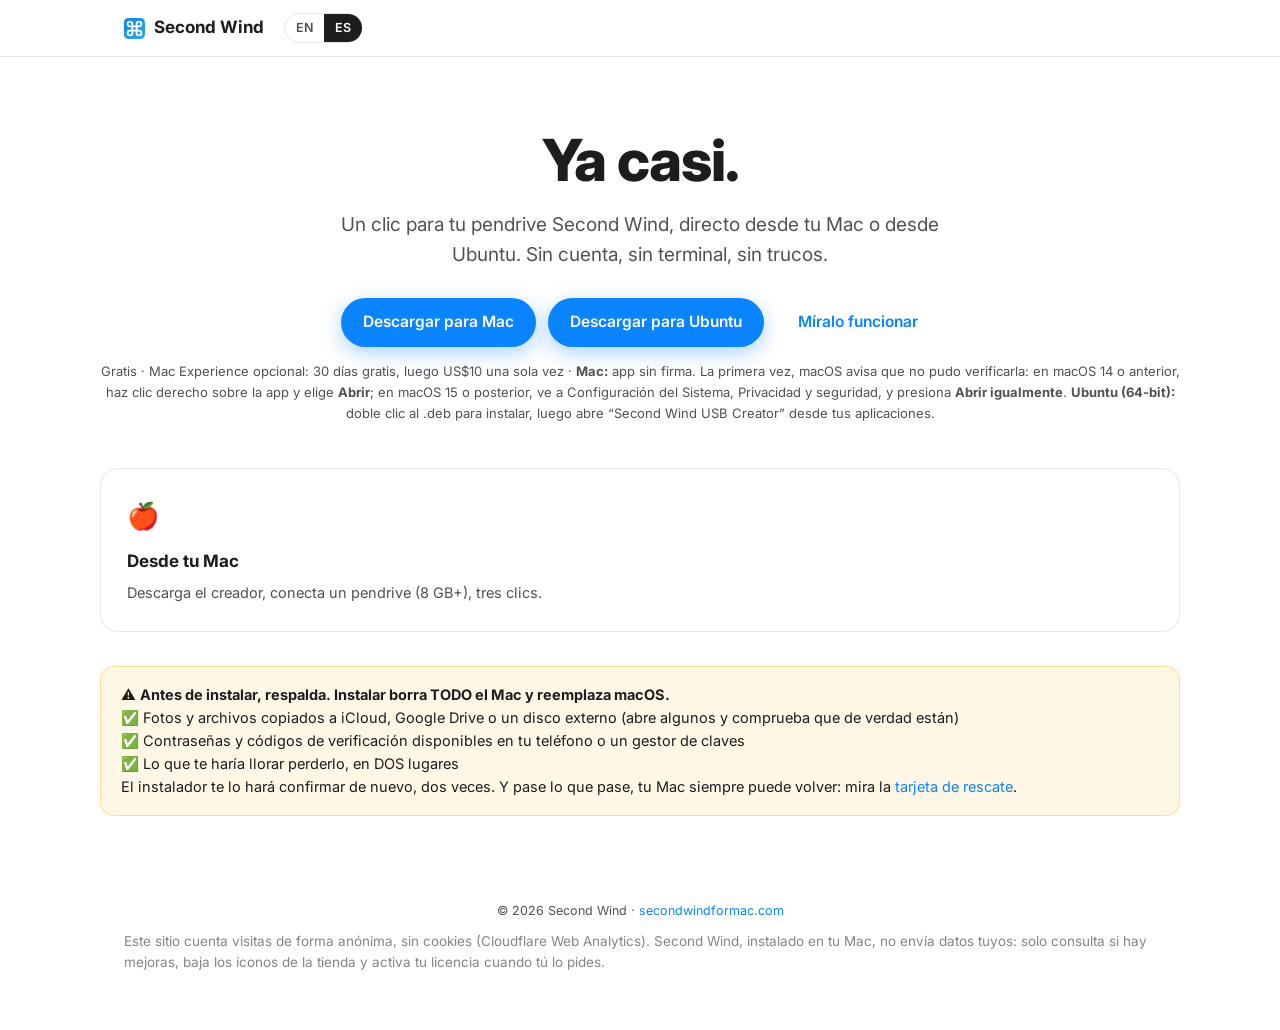
<file: es/download/index.html>
<!DOCTYPE html>
<html lang="es">
<head>
  <meta charset="utf-8">
  <meta name="viewport" content="width=device-width, initial-scale=1">
  <title>Descargar Second Wind</title>
  <meta name="description" content="Crea tu pendrive Second Wind desde un Mac o desde Ubuntu. Gratis para siempre, todo el código a la vista.">
  <link rel="canonical" href="https://secondwindformac.com/es/download/">
  <link rel="alternate" hreflang="en" href="https://secondwindformac.com/download/">
  <link rel="alternate" hreflang="es" href="https://secondwindformac.com/es/download/">
  <link rel="alternate" hreflang="x-default" href="https://secondwindformac.com/download/">
  <link rel="icon" type="image/svg+xml" href="../../assets/favicon.svg">
  <link rel="preconnect" href="https://fonts.googleapis.com">
  <link rel="preconnect" href="https://fonts.gstatic.com" crossorigin>
  <link href="https://fonts.googleapis.com/css2?family=Inter:wght@400;500;600;700;800&display=swap" rel="stylesheet">
  <link rel="stylesheet" href="../../styles.css">
<!-- Cloudflare Web Analytics --><script type='module' src='https://static.cloudflareinsights.com/beacon.min.js' data-cf-beacon='{"token": "4829b0f439ff4244b7309ff38470c616"}'></script><!-- End Cloudflare Web Analytics -->
</head>
<body>

<header>
  <div class="wrap nav">
    <a class="brand" href="../">
      <svg viewBox="0 0 64 64" aria-hidden="true"><defs><linearGradient id="swbrand" x1="0" y1="0" x2="1" y2="1"><stop offset="0" stop-color="#0a84ff"/><stop offset="1" stop-color="#30b0c7"/></linearGradient></defs><rect width="64" height="64" rx="14" fill="url(#swbrand)"/><g fill="none" stroke="#ffffff" stroke-width="1.7" stroke-linecap="round" stroke-linejoin="round" transform="translate(6.4 6.4) scale(3.2)"><path d="M6 3.7V12.3A2.3 2.3 0 1 1 3.7 10H12.3A2.3 2.3 0 1 1 10 12.3V3.7A2.3 2.3 0 1 1 12.3 6H3.7A2.3 2.3 0 1 1 6 3.7Z"/></g></svg>
      Second Wind
    </a>
    <div class="lang" aria-label="Idioma">
      <a href="../../download/" lang="en">EN</a>
      <a class="on" href="./" lang="es">ES</a>
    </div>
  </div>
</header>

<main>
  <div class="wrap hero">
    <h1>Ya casi.</h1>
    <p class="sub">Un clic para tu pendrive Second Wind, directo desde tu Mac o desde Ubuntu. Sin cuenta, sin terminal, sin trucos.</p>
    <div class="cta-row">
      <a class="btn btn-primary" href="https://github.com/secondwindformac/second-wind/releases/download/v0.9.8/SecondWindCreator-0.9.8.zip">Descargar para Mac</a>
      <a class="btn btn-primary" href="https://github.com/secondwindformac/second-wind/releases/download/v0.9.8/second-wind-usb-creator_0.9.8_amd64.deb">Descargar para Ubuntu</a>
      <a class="btn" href="../#demos">Míralo funcionar</a>
    </div>
    <p class="note">Gratis · Mac Experience opcional: 30 días gratis, luego US$10 una sola vez · <strong>Mac:</strong> app sin firma. La primera vez, macOS avisa que no pudo verificarla: en macOS 14 o anterior, haz clic derecho sobre la app y elige <strong>Abrir</strong>; en macOS 15 o posterior, ve a Configuración del Sistema, Privacidad y seguridad, y presiona <strong>Abrir igualmente</strong>. <strong>Ubuntu (64-bit):</strong> doble clic al .deb para instalar, luego abre “Second Wind USB Creator” desde tus aplicaciones.</p>

    <div class="grid" style="margin-top:44px; text-align:left">
      <div class="card"><div class="ico">🍎</div><h3>Desde tu Mac</h3><p>Descarga el creador, conecta un pendrive (8 GB+), tres clics.</p></div>
    </div>

    <div class="warn" style="margin-top:34px; text-align:left">
      ⚠️ <strong>Antes de instalar, respalda. Instalar borra TODO el Mac y reemplaza macOS.</strong>
      <br>✅ Fotos y archivos copiados a iCloud, Google Drive o un disco externo (abre algunos y comprueba que de verdad están)
      <br>✅ Contraseñas y códigos de verificación disponibles en tu teléfono o un gestor de claves
      <br>✅ Lo que te haría llorar perderlo, en DOS lugares
      <br>El instalador te lo hará confirmar de nuevo, dos veces. Y pase lo que pase, tu Mac siempre puede volver:
      mira la <a href="../rescue/">tarjeta de rescate</a>.
    </div>
  </div>
</main>

<footer>
  <div class="wrap">
    <p class="legal">© 2026 Second Wind · <a href="../../es/">secondwindformac.com</a></p>
  </div>
  <div class="wrap"><p class="small" style="opacity:.7;margin-top:10px">Este sitio cuenta visitas de forma anónima, sin cookies (Cloudflare Web Analytics). Second Wind, instalado en tu Mac, no envía datos tuyos: solo consulta si hay mejoras, baja los íconos de la tienda y activa tu licencia cuando tú lo pides.</p></div>
</footer>
</body>
</html>
</file>
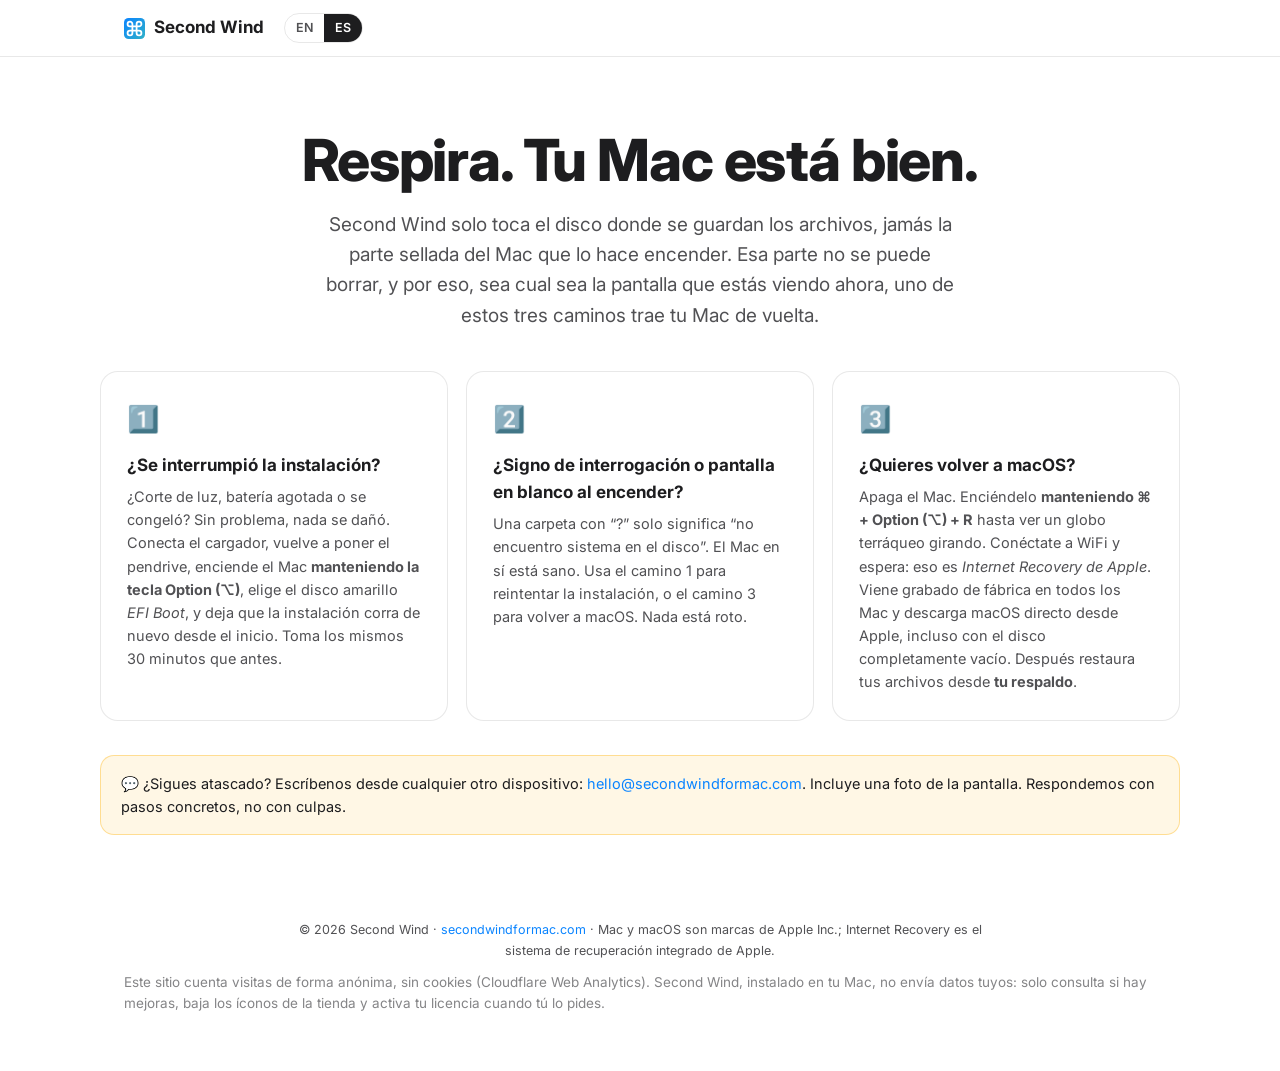
<file: es/rescue/index.html>
<!DOCTYPE html>
<html lang="es">
<head>
  <meta charset="utf-8">
  <meta name="viewport" content="width=device-width, initial-scale=1">
  <title>Tarjeta de Rescate Second Wind</title>
  <meta name="description" content="Pase lo que pase, tu Mac puede volver. Tres caminos tranquilos: reintentar desde el pendrive, el selector de arranque, o Internet Recovery de Apple.">
  <link rel="canonical" href="https://secondwindformac.com/es/rescue/">
  <link rel="alternate" hreflang="en" href="https://secondwindformac.com/rescue/">
  <link rel="alternate" hreflang="es" href="https://secondwindformac.com/es/rescue/">
  <link rel="alternate" hreflang="x-default" href="https://secondwindformac.com/rescue/">
  <link rel="icon" type="image/svg+xml" href="../../assets/favicon.svg">
  <link rel="preconnect" href="https://fonts.googleapis.com">
  <link rel="preconnect" href="https://fonts.gstatic.com" crossorigin>
  <link href="https://fonts.googleapis.com/css2?family=Inter:wght@400;500;600;700;800&display=swap" rel="stylesheet">
  <link rel="stylesheet" href="../../styles.css">
<!-- Cloudflare Web Analytics --><script type='module' src='https://static.cloudflareinsights.com/beacon.min.js' data-cf-beacon='{"token": "4829b0f439ff4244b7309ff38470c616"}'></script><!-- End Cloudflare Web Analytics -->
</head>
<body>

<header>
  <div class="wrap nav">
    <a class="brand" href="../">
      <svg viewBox="0 0 64 64" aria-hidden="true"><defs><linearGradient id="swbrand" x1="0" y1="0" x2="1" y2="1"><stop offset="0" stop-color="#0a84ff"/><stop offset="1" stop-color="#30b0c7"/></linearGradient></defs><rect width="64" height="64" rx="14" fill="url(#swbrand)"/><g fill="none" stroke="#ffffff" stroke-width="1.7" stroke-linecap="round" stroke-linejoin="round" transform="translate(6.4 6.4) scale(3.2)"><path d="M6 3.7V12.3A2.3 2.3 0 1 1 3.7 10H12.3A2.3 2.3 0 1 1 10 12.3V3.7A2.3 2.3 0 1 1 12.3 6H3.7A2.3 2.3 0 1 1 6 3.7Z"/></g></svg>
      Second Wind
    </a>
    <div class="lang" aria-label="Idioma">
      <a href="../../rescue/" lang="en">EN</a>
      <a class="on" href="./" lang="es">ES</a>
    </div>
  </div>
</header>

<main>
  <div class="wrap hero">
    <h1>Respira. Tu Mac está bien.</h1>
    <p class="sub">Second Wind solo toca el disco donde se guardan los archivos, jamás la parte sellada del Mac que lo hace encender. Esa parte no se puede borrar, y por eso, sea cual sea la pantalla que estás viendo ahora, uno de estos tres caminos trae tu Mac de vuelta.</p>

    <div class="grid" style="margin-top:40px; text-align:left">
      <div class="card">
        <div class="ico">1️⃣</div>
        <h3>¿Se interrumpió la instalación?</h3>
        <p>¿Corte de luz, batería agotada o se congeló? Sin problema, nada se dañó. Conecta el cargador, vuelve a poner el pendrive, enciende el Mac <strong>manteniendo la tecla Option (⌥)</strong>, elige el disco amarillo <em>EFI Boot</em>, y deja que la instalación corra de nuevo desde el inicio. Toma los mismos 30 minutos que antes.</p>
      </div>
      <div class="card">
        <div class="ico">2️⃣</div>
        <h3>¿Signo de interrogación o pantalla en blanco al encender?</h3>
        <p>Una carpeta con “?” solo significa “no encuentro sistema en el disco”. El Mac en sí está sano. Usa el camino 1 para reintentar la instalación, o el camino 3 para volver a macOS. Nada está roto.</p>
      </div>
      <div class="card">
        <div class="ico">3️⃣</div>
        <h3>¿Quieres volver a macOS?</h3>
        <p>Apaga el Mac. Enciéndelo <strong>manteniendo ⌘ + Option (⌥) + R</strong> hasta ver un globo terráqueo girando. Conéctate a WiFi y espera: eso es <em>Internet Recovery de Apple</em>. Viene grabado de fábrica en todos los Mac y descarga macOS directo desde Apple, incluso con el disco completamente vacío. Después restaura tus archivos desde <strong>tu respaldo</strong>.</p>
      </div>
    </div>

    <div class="warn" style="margin-top:34px; text-align:left">
      💬 ¿Sigues atascado? Escríbenos desde cualquier otro dispositivo: <a href="mailto:hello@secondwindformac.com">hello@secondwindformac.com</a>. Incluye una foto de la pantalla. Respondemos con pasos concretos, no con culpas.
    </div>
  </div>
</main>

<footer>
  <div class="wrap">
    <p class="legal">© 2026 Second Wind · <a href="../../es/">secondwindformac.com</a> · Mac y macOS son marcas de Apple Inc.; Internet Recovery es el sistema de recuperación integrado de Apple.</p>
  </div>
  <div class="wrap"><p class="small" style="opacity:.7;margin-top:10px">Este sitio cuenta visitas de forma anónima, sin cookies (Cloudflare Web Analytics). Second Wind, instalado en tu Mac, no envía datos tuyos: solo consulta si hay mejoras, baja los íconos de la tienda y activa tu licencia cuando tú lo pides.</p></div>
</footer>
</body>
</html>
</file>
<file: styles.css>
/* Second Wind — landing styles (shared by every language). MIT. */

:root {
  --bg: #ffffff;
  --bg-alt: #f5f5f7;
  --text: #1d1d1f;
  --text-soft: #515154;
  --line: rgba(0, 0, 0, 0.09);
  --accent: #0a84ff;
  --accent-2: #30b0c7;
  --card: #ffffff;
  --shadow: 0 10px 40px rgba(0, 0, 0, 0.10);
  --radius: 18px;
  --header-bg: rgba(255, 255, 255, 0.72);
}
@media (prefers-color-scheme: dark) {
  :root {
    --bg: #0b0b0d;
    --bg-alt: #161618;
    --text: #f5f5f7;
    --text-soft: #a1a1a6;
    --line: rgba(255, 255, 255, 0.12);
    --card: #1c1c1e;
    --shadow: 0 10px 40px rgba(0, 0, 0, 0.55);
    --header-bg: rgba(11, 11, 13, 0.72);
  }
}

* { margin: 0; padding: 0; box-sizing: border-box; }
html { scroll-behavior: smooth; }
body {
  font-family: "Inter", -apple-system, BlinkMacSystemFont, "SF Pro Display",
    "Segoe UI", Roboto, sans-serif;
  background: var(--bg);
  color: var(--text);
  line-height: 1.6;
  -webkit-font-smoothing: antialiased;
}
img { max-width: 100%; display: block; }
a { color: var(--accent); text-decoration: none; }
a:hover { text-decoration: underline; }

.wrap { max-width: 1080px; margin: 0 auto; padding: 0 24px; }

/* ---------- header ---------- */
header {
  position: sticky; top: 0; z-index: 50;
  backdrop-filter: saturate(180%) blur(18px);
  -webkit-backdrop-filter: saturate(180%) blur(18px);
  background: var(--header-bg);
  border-bottom: 1px solid var(--line);
}
.nav {
  display: flex; align-items: center; gap: 20px;
  height: 56px;
}
.brand {
  display: flex; align-items: center; gap: 9px;
  font-weight: 700; font-size: 17px; color: var(--text);
}
.brand:hover { text-decoration: none; }
.brand svg { width: 21px; height: 21px; }
.nav-links { display: flex; gap: 22px; margin-left: auto; }
.nav-links a { color: var(--text-soft); font-size: 14px; }
.nav-links a:hover { color: var(--text); text-decoration: none; }
.lang {
  display: flex; border: 1px solid var(--line); border-radius: 999px;
  overflow: hidden; font-size: 12.5px; font-weight: 600;
}
.lang a { padding: 4px 11px; color: var(--text-soft); }
.lang a:hover { text-decoration: none; color: var(--text); }
.lang a.on { background: var(--text); color: var(--bg); }
@media (max-width: 720px) { .nav-links { display: none; } .lang { margin-left: auto; } }

/* ---------- language suggestion banner ---------- */
.lang-banner {
  display: none; align-items: center; justify-content: center; gap: 14px;
  padding: 9px 16px; font-size: 14px;
  background: linear-gradient(90deg, var(--accent), var(--accent-2));
  color: #fff;
}
.lang-banner a { color: #fff; font-weight: 700; text-decoration: underline; }
.lang-banner button {
  background: none; border: none; color: rgba(255,255,255,.85);
  font-size: 16px; cursor: pointer; line-height: 1;
}

/* ---------- hero ---------- */
.hero { text-align: center; padding: 72px 0 40px; }
.hero h1 {
  font-size: clamp(34px, 6vw, 58px);
  line-height: 1.08; letter-spacing: -0.02em; font-weight: 800;
}
.hero h1 .grad {
  background: linear-gradient(90deg, var(--accent), var(--accent-2));
  -webkit-background-clip: text; background-clip: text; color: transparent;
}
.hero p.sub {
  max-width: 640px; margin: 18px auto 0; font-size: 19px; color: var(--text-soft);
}
.cta-row { display: flex; gap: 12px; justify-content: center; margin-top: 28px; flex-wrap: wrap; }
.btn {
  display: inline-flex; align-items: center; gap: 8px;
  padding: 12px 22px; border-radius: 999px; font-weight: 600; font-size: 15.5px;
  transition: transform .15s ease, box-shadow .15s ease;
}
.btn:hover { text-decoration: none; transform: translateY(-1px); }
.btn-primary { background: var(--accent); color: #fff; box-shadow: 0 6px 20px rgba(10,132,255,.35); }
.btn-ghost { border: 1.5px solid var(--line); color: var(--text); background: var(--card); }
.hero .note { margin-top: 14px; font-size: 13px; color: var(--text-soft); }

/* ---------- before/after ---------- */
.compare-card {
  margin: 44px auto 0; max-width: 900px;
  border-radius: var(--radius); overflow: hidden;
  box-shadow: var(--shadow); border: 1px solid var(--line);
  background: var(--card);
}
.titlebar {
  display: flex; align-items: center; gap: 6px; padding: 10px 14px;
  border-bottom: 1px solid var(--line); background: var(--bg-alt);
}
.titlebar i { width: 12px; height: 12px; border-radius: 50%; display: block; }
.titlebar i:nth-child(1) { background: #ff5f57; }
.titlebar i:nth-child(2) { background: #febc2e; }
.titlebar i:nth-child(3) { background: #28c840; }
.titlebar span { margin: 0 auto; font-size: 12.5px; color: var(--text-soft); }
.compare { position: relative; aspect-ratio: 1280 / 800; user-select: none; }
.compare img {
  position: absolute; inset: 0; width: 100%; height: 100%;
  object-fit: cover; pointer-events: none;
}
.compare .before-img { clip-path: inset(0 calc(100% - var(--pos, 50%)) 0 0); }
.compare .divider {
  position: absolute; top: 0; bottom: 0; left: var(--pos, 50%); width: 2.5px;
  background: #fff; box-shadow: 0 0 12px rgba(0,0,0,.5);
  transform: translateX(-50%); pointer-events: none;
}
.compare .divider::after {
  content: "⇔"; position: absolute; top: 50%; left: 50%;
  transform: translate(-50%, -50%);
  width: 40px; height: 40px; border-radius: 50%;
  background: #fff; color: #1d1d1f; font-size: 18px;
  display: flex; align-items: center; justify-content: center;
  box-shadow: 0 2px 10px rgba(0,0,0,.35);
}
.compare input[type="range"] {
  position: absolute; inset: 0; width: 100%; height: 100%;
  opacity: 0; cursor: ew-resize; margin: 0;
}
.compare .tag {
  position: absolute; top: 12px; padding: 4px 12px; border-radius: 999px;
  font-size: 12px; font-weight: 700; color: #fff;
  background: rgba(0, 0, 0, 0.55); backdrop-filter: blur(6px); pointer-events: none;
}
.compare .tag.l { left: 12px; }
.compare .tag.r { right: 12px; background: var(--accent); }
.caption { text-align: center; font-size: 13.5px; color: var(--text-soft); padding: 26px 16px; max-width: 720px; margin: 0 auto; }

/* ---------- ribbon ---------- */
.ribbon {
  display: flex; flex-wrap: wrap; justify-content: center; gap: 10px 28px;
  padding: 18px 16px; border-top: 1px solid var(--line); border-bottom: 1px solid var(--line);
  background: var(--bg-alt); font-size: 14px; color: var(--text-soft); font-weight: 500;
}

/* ---------- sections ---------- */
section { padding: 72px 0; }
section.alt { background: var(--bg-alt); }
.sec-head { text-align: center; max-width: 660px; margin: 0 auto 44px; }
.sec-head h2 { font-size: clamp(26px, 4vw, 38px); letter-spacing: -0.02em; line-height: 1.15; }
.sec-head p { margin-top: 12px; color: var(--text-soft); font-size: 17px; }

.grid { display: grid; grid-template-columns: repeat(auto-fit, minmax(270px, 1fr)); gap: 18px; }
.card {
  background: var(--card); border: 1px solid var(--line); border-radius: var(--radius);
  padding: 26px;
}
.card .ico { font-size: 26px; }
.card h3 { margin: 12px 0 6px; font-size: 17px; }
.card p { font-size: 14.5px; color: var(--text-soft); }

/* ---------- video demos ---------- */
.vidgrid { display: grid; grid-template-columns: repeat(auto-fit, minmax(300px, 1fr)); gap: 18px; }
.vidcard {
  background: var(--card); border: 1px solid var(--line); border-radius: var(--radius);
  overflow: hidden;
}
.vidcard video { width: 100%; display: block; aspect-ratio: 1280 / 800; background: #000; }
.vidcard p { font-size: 14px; font-weight: 600; padding: 12px 16px; }

/* ---------- waitlist form ---------- */
.wl-form { max-width: 560px; margin: 0 auto; display: flex; flex-direction: column; gap: 12px; }
.wl-form input[type="email"], .wl-form input[type="text"]:not(.wl-hp) {
  padding: 13px 16px; border: 1.5px solid var(--line); border-radius: 12px;
  background: var(--card); color: var(--text); font: inherit; font-size: 15.5px;
}
.wl-form input:focus { outline: 2px solid var(--accent); outline-offset: 1px; }
.wl-q { font-size: 14px; font-weight: 600; margin-top: 4px; }
.wl-opts { display: flex; flex-wrap: wrap; gap: 8px; justify-content: center; }
.wl-opts input { position: absolute; opacity: 0; pointer-events: none; }
.wl-opts span {
  display: inline-block; padding: 8px 15px; border: 1.5px solid var(--line);
  border-radius: 999px; font-size: 14px; cursor: pointer; background: var(--card);
}
.wl-opts input:checked + span { background: var(--accent); border-color: var(--accent); color: #fff; }
.wl-hp { position: absolute; left: -9999px; width: 1px; height: 1px; opacity: 0; }
.wl-form button { border: none; cursor: pointer; font: inherit; }
.wl-form button:disabled { opacity: .6; cursor: wait; }
.wl-done { font-size: 16px; font-weight: 600; text-align: center; }
.wl-err { font-size: 14px; text-align: center; color: #c0392b; }

/* ---------- story ---------- */
.story p {
  max-width: 680px; margin: 0 auto 18px; text-align: center;
  font-size: 17.5px; line-height: 1.75; color: var(--text-soft);
}
.story p strong { color: var(--text); }
.story .cta-row { margin-top: 10px; }

/* ---------- steps ---------- */
.steps { display: grid; grid-template-columns: repeat(auto-fit, minmax(240px, 1fr)); gap: 18px; counter-reset: step; }
.step { background: var(--card); border: 1px solid var(--line); border-radius: var(--radius); padding: 26px; }
.step .num {
  width: 34px; height: 34px; border-radius: 50%;
  background: linear-gradient(135deg, var(--accent), var(--accent-2));
  color: #fff; font-weight: 800; display: flex; align-items: center; justify-content: center;
  font-size: 16px;
}
.step h3 { margin: 14px 0 6px; font-size: 17px; }
.step p { font-size: 14.5px; color: var(--text-soft); }
.warn {
  margin-top: 26px; padding: 16px 20px; border-radius: 14px; font-size: 14.5px;
  background: rgba(254, 188, 46, 0.12); border: 1px solid rgba(254, 188, 46, 0.45);
}

/* ---------- compatibility ---------- */
.tablewrap { overflow-x: auto; border: 1px solid var(--line); border-radius: var(--radius); background: var(--card); }
table { width: 100%; border-collapse: collapse; font-size: 14.5px; min-width: 560px; }
th, td { text-align: left; padding: 13px 18px; border-bottom: 1px solid var(--line); }
th { font-size: 12.5px; text-transform: uppercase; letter-spacing: .06em; color: var(--text-soft); }
tr:last-child td { border-bottom: none; }
.ok { color: #23a55a; font-weight: 700; }
.soon { color: #b58a00; font-weight: 700; }
.no { color: var(--text-soft); font-weight: 700; }
.tablenote { font-size: 13px; color: var(--text-soft); margin-top: 12px; text-align: center; }

/* ---------- FAQ ---------- */
.faq { max-width: 760px; margin: 0 auto; }
.faq details {
  background: var(--card); border: 1px solid var(--line); border-radius: 14px;
  padding: 18px 22px; margin-bottom: 12px;
}
.faq summary { font-weight: 600; cursor: pointer; font-size: 15.5px; }
.faq details p { margin-top: 10px; color: var(--text-soft); font-size: 14.5px; }

/* ---------- final CTA ---------- */
.cta-band {
  text-align: center; padding: 84px 24px;
  background: linear-gradient(135deg, var(--accent), var(--accent-2));
  color: #fff;
}
.cta-band h2 { font-size: clamp(28px, 5vw, 44px); letter-spacing: -0.02em; }
.cta-band p { margin: 12px auto 26px; max-width: 560px; opacity: .92; font-size: 17px; }
.cta-band .btn-primary { background: #fff; color: var(--accent); box-shadow: 0 6px 24px rgba(0,0,0,.25); }
.cta-band .btn-ghost { border-color: rgba(255,255,255,.6); color: #fff; background: transparent; }

/* ---------- footer ---------- */
footer { padding: 44px 0 56px; font-size: 13.5px; color: var(--text-soft); }
.foot-row { display: flex; flex-wrap: wrap; gap: 12px 26px; justify-content: center; margin-bottom: 18px; }
.foot-row a { color: var(--text-soft); }
.legal { text-align: center; max-width: 720px; margin: 0 auto; font-size: 12.5px; line-height: 1.7; }
</file>
